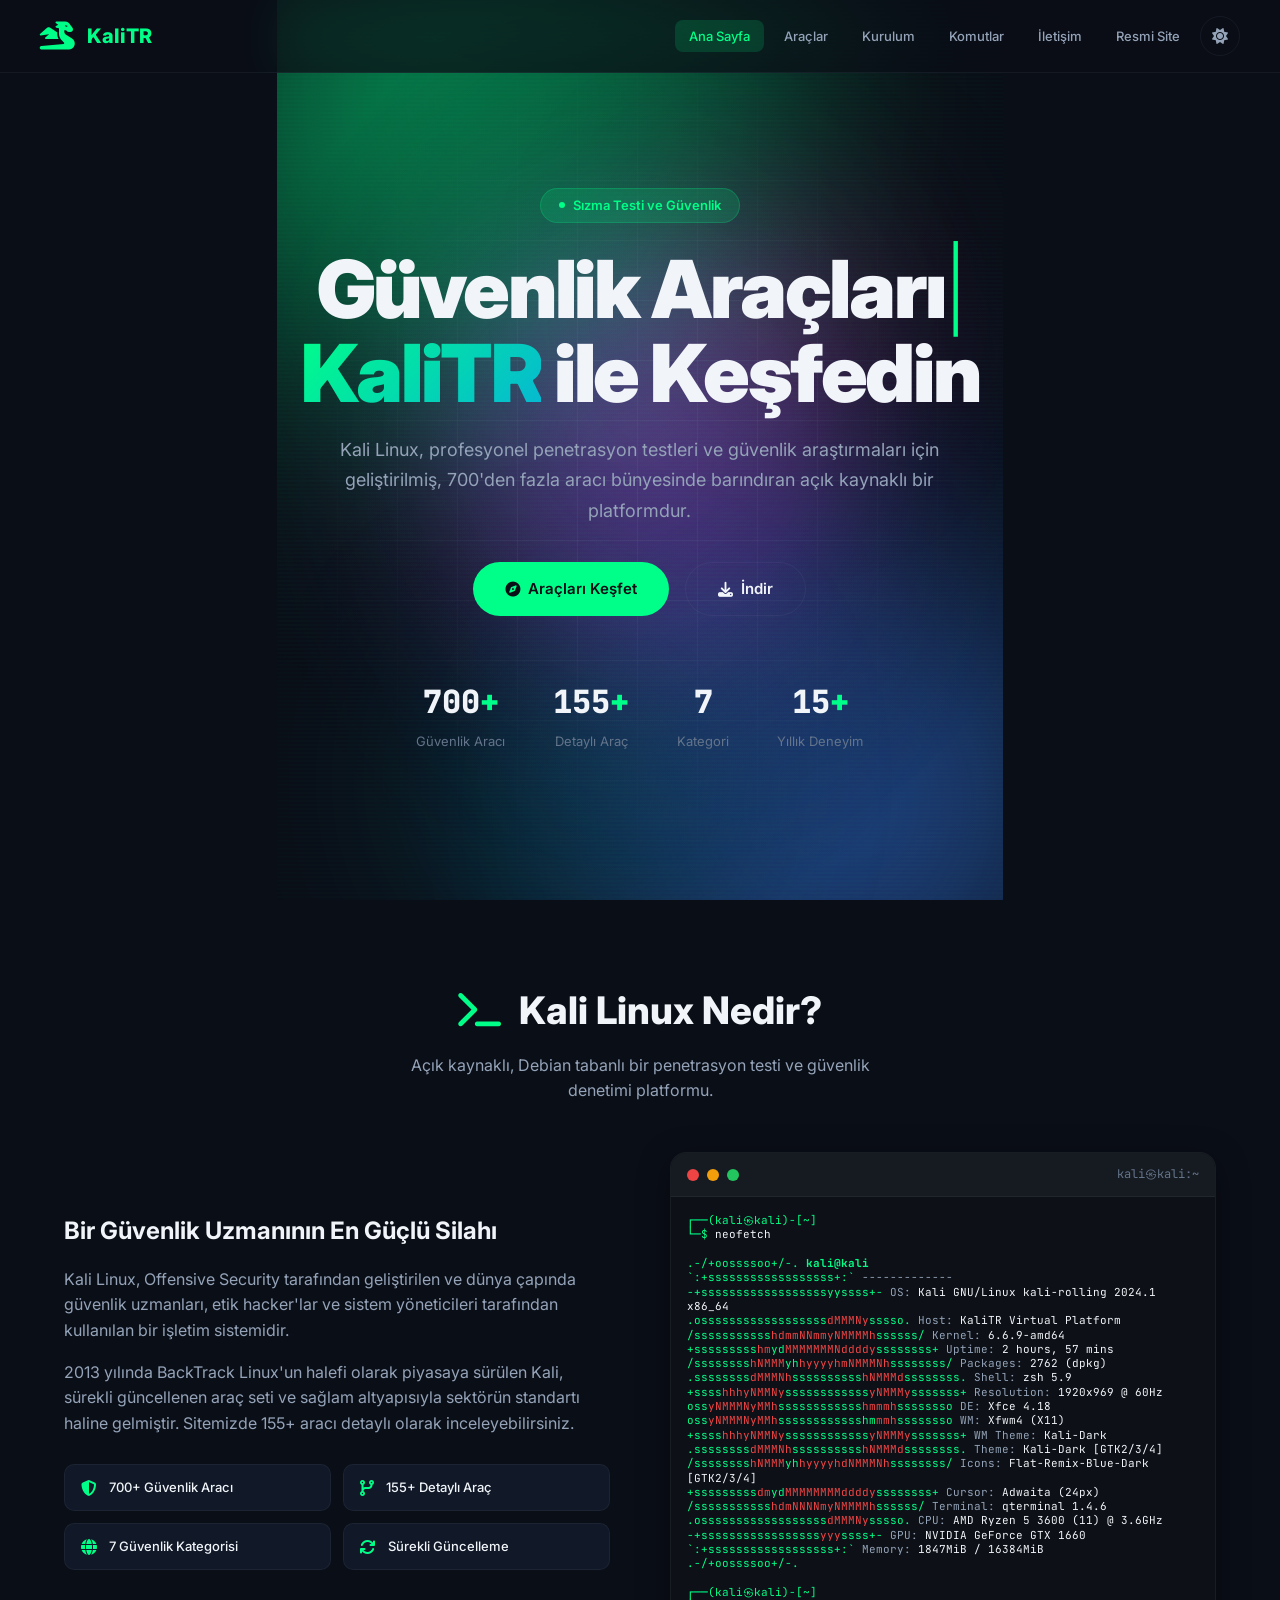
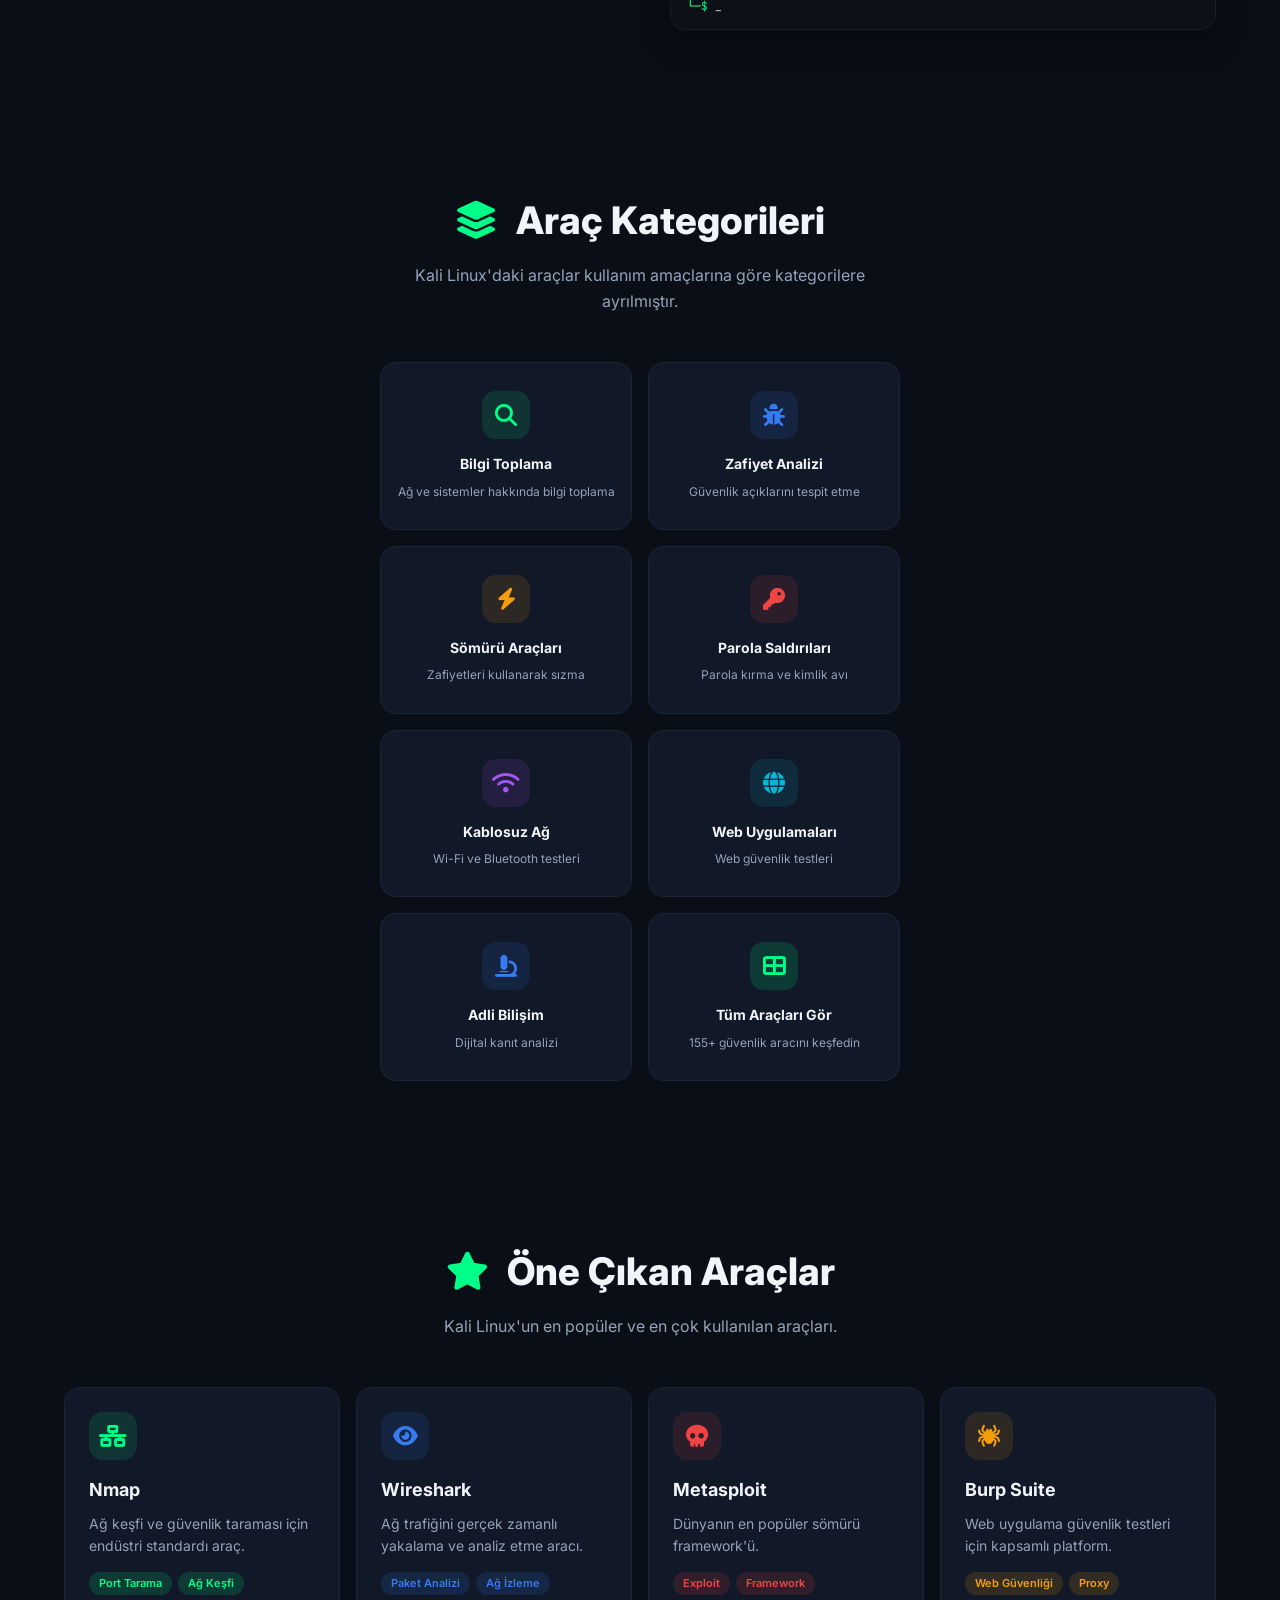
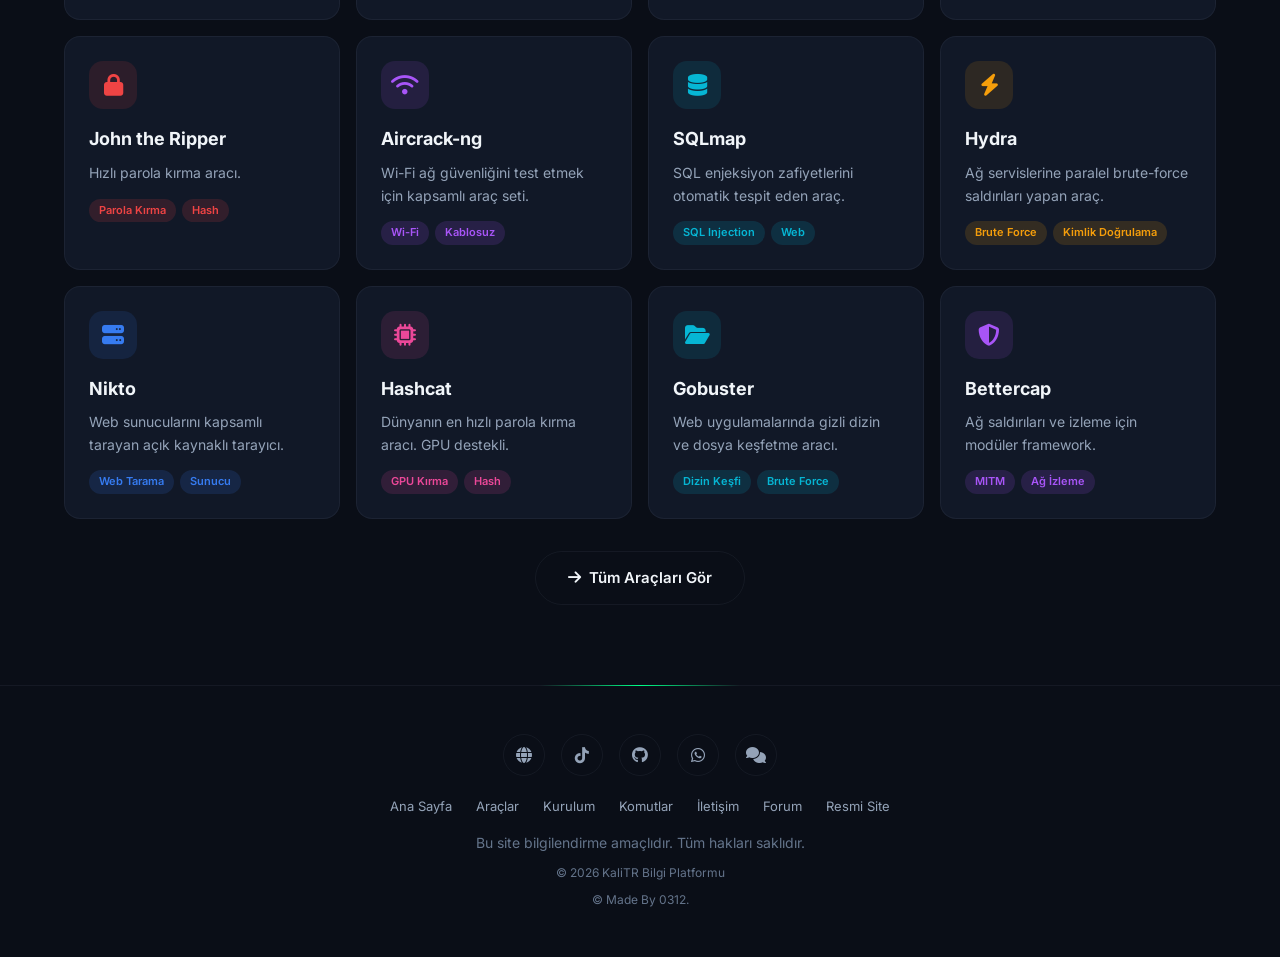
<file: index.html>
<!DOCTYPE html>
<html lang="tr">
<head>
  <meta charset="UTF-8" />
  <meta name="viewport" content="width=device-width, initial-scale=1.0" />
  <title>KaliTR - Penetrasyon Testi Platformu</title>
  <link rel="preconnect" href="https://fonts.googleapis.com" />
  <link href="https://fonts.googleapis.com/css2?family=Inter:wght@300;400;500;600;700;800;900&family=JetBrains+Mono:wght@400;500;700&display=swap" rel="stylesheet" />
  <link rel="stylesheet" href="https://cdnjs.cloudflare.com/ajax/libs/font-awesome/6.5.0/css/all.min.css" />
  <link rel="stylesheet" href="css/style.css" />
  <style>
    .hero {
      min-height: 100vh;
      display: flex;
      flex-direction: column;
      align-items: center;
      justify-content: center;
      text-align: center;
      padding: 120px 24px 80px;
      position: relative;
      overflow: hidden;
    }

    .hero-bg {
      position: absolute;
      inset: 0;
      z-index: 0;
      overflow: hidden;
    }

    .hero-bg::after {
      content: '';
      position: absolute;
      inset: 0;
      background:
        radial-gradient(circle at 20% 30%, rgba(0, 255, 136, 0.06) 0%, transparent 50%),
        radial-gradient(circle at 80% 70%, rgba(54, 123, 240, 0.06) 0%, transparent 50%),
        radial-gradient(circle at 50% 50%, rgba(168, 85, 247, 0.05) 0%, transparent 50%);
      z-index: 1;
      pointer-events: none;
    }

    .hero-bg .gradient-orb {
      position: absolute;
      border-radius: 50%;
      filter: blur(100px);
      opacity: 0.55;
      animation: float 7s ease-in-out infinite;
      will-change: transform;
    }

    .hero-bg .gradient-orb:nth-child(1) {
      width: min(650px, 85vw); height: min(650px, 85vw);
      background: radial-gradient(circle, var(--primary), rgba(0, 255, 136, 0.2));
      top: -25%; left: -15%;
      animation-delay: 0s;
    }
    .hero-bg .gradient-orb:nth-child(2) {
      width: min(550px, 75vw); height: min(550px, 75vw);
      background: radial-gradient(circle, var(--accent), rgba(54, 123, 240, 0.2));
      bottom: -20%; right: -15%;
      animation-delay: -2.5s;
    }
    .hero-bg .gradient-orb:nth-child(3) {
      width: min(450px, 65vw); height: min(450px, 65vw);
      background: radial-gradient(circle, var(--purple), rgba(168, 85, 247, 0.2));
      top: 50%; left: 50%;
      transform: translate(-50%, -50%);
      animation-delay: -5s;
    }
    .hero-bg .gradient-orb:nth-child(4) {
      width: min(300px, 40vw); height: min(300px, 40vw);
      background: radial-gradient(circle, var(--cyan), rgba(6, 182, 212, 0.15));
      top: 70%; left: 20%;
      animation-delay: -1.5s;
      opacity: 0.35;
    }
    .hero-bg .gradient-orb:nth-child(5) {
      width: min(250px, 35vw); height: min(250px, 35vw);
      background: radial-gradient(circle, var(--pink), rgba(236, 72, 153, 0.15));
      top: 20%; right: 15%;
      animation-delay: -4s;
      opacity: 0.3;
    }

    /* ─── PARTICLE SYSTEM ─── */
    .particles {
      position: absolute;
      inset: 0;
      z-index: 2;
      pointer-events: none;
      overflow: hidden;
    }

    .particle {
      position: absolute;
      width: 4px;
      height: 4px;
      border-radius: 50%;
      background: var(--primary);
      opacity: 0;
      animation: particleFloat linear infinite;
    }

    .particle:nth-child(1) { left: 10%; width: 3px; height: 3px; animation-duration: 12s; animation-delay: 0s; background: var(--primary); }
    .particle:nth-child(2) { left: 25%; width: 5px; height: 5px; animation-duration: 15s; animation-delay: 1s; background: var(--accent); }
    .particle:nth-child(3) { left: 40%; width: 2px; height: 2px; animation-duration: 10s; animation-delay: 2s; background: var(--purple); }
    .particle:nth-child(4) { left: 55%; width: 4px; height: 4px; animation-duration: 18s; animation-delay: 0.5s; background: var(--cyan); }
    .particle:nth-child(5) { left: 70%; width: 3px; height: 3px; animation-duration: 13s; animation-delay: 3s; background: var(--pink); }
    .particle:nth-child(6) { left: 85%; width: 5px; height: 5px; animation-duration: 16s; animation-delay: 1.5s; background: var(--primary); }
    .particle:nth-child(7) { left: 50%; width: 2px; height: 2px; animation-duration: 11s; animation-delay: 4s; background: var(--accent); }
    .particle:nth-child(8) { left: 15%; width: 4px; height: 4px; animation-duration: 14s; animation-delay: 2.5s; background: var(--purple); }
    .particle:nth-child(9) { left: 65%; width: 3px; height: 3px; animation-duration: 17s; animation-delay: 0.8s; background: var(--cyan); }
    .particle:nth-child(10) { left: 35%; width: 5px; height: 5px; animation-duration: 12s; animation-delay: 3.5s; background: var(--pink); }
    .particle:nth-child(11) { left: 90%; width: 2px; height: 2px; animation-duration: 19s; animation-delay: 1.2s; background: var(--primary); }
    .particle:nth-child(12) { left: 5%; width: 4px; height: 4px; animation-duration: 14s; animation-delay: 4.5s; background: var(--accent); }
    .particle:nth-child(13) { left: 45%; width: 3px; height: 3px; animation-duration: 16s; animation-delay: 0.3s; background: var(--purple); }
    .particle:nth-child(14) { left: 75%; width: 5px; height: 5px; animation-duration: 11s; animation-delay: 2.8s; background: var(--cyan); }
    .particle:nth-child(15) { left: 20%; width: 2px; height: 2px; animation-duration: 15s; animation-delay: 5s; background: var(--pink); }
    .particle:nth-child(16) { left: 60%; width: 4px; height: 4px; animation-duration: 13s; animation-delay: 1.8s; background: var(--primary); }
    .particle:nth-child(17) { left: 30%; width: 3px; height: 3px; animation-duration: 18s; animation-delay: 3.2s; background: var(--accent); }
    .particle:nth-child(18) { left: 80%; width: 5px; height: 5px; animation-duration: 10s; animation-delay: 0.6s; background: var(--purple); }
    .particle:nth-child(19) { left: 95%; width: 2px; height: 2px; animation-duration: 17s; animation-delay: 4.2s; background: var(--cyan); }
    .particle:nth-child(20) { left: 42%; width: 3px; height: 3px; animation-duration: 14s; animation-delay: 2.2s; background: var(--pink); }
    .particle:nth-child(21) { left: 12%; width: 5px; height: 5px; animation-duration: 12s; animation-delay: 5.5s; background: var(--primary); }
    .particle:nth-child(22) { left: 72%; width: 2px; height: 2px; animation-duration: 19s; animation-delay: 0.9s; background: var(--accent); }
    .particle:nth-child(23) { left: 48%; width: 4px; height: 4px; animation-duration: 15s; animation-delay: 3.8s; background: var(--purple); }
    .particle:nth-child(24) { left: 88%; width: 3px; height: 3px; animation-duration: 11s; animation-delay: 1.6s; background: var(--cyan); }
    .particle:nth-child(25) { left: 8%; width: 5px; height: 5px; animation-duration: 16s; animation-delay: 4.8s; background: var(--pink); }

    @keyframes particleFloat {
      0% { transform: translateY(100vh) scale(0); opacity: 0; }
      10% { opacity: 0.8; }
      90% { opacity: 0.6; }
      100% { transform: translateY(-10vh) scale(1); opacity: 0; }
    }

    /* ─── SCAN LINE OVERLAY ─── */
    .scan-lines {
      position: absolute;
      inset: 0;
      z-index: 3;
      pointer-events: none;
      background: repeating-linear-gradient(
        0deg,
        transparent,
        transparent 2px,
        rgba(0, 255, 136, 0.015) 2px,
        rgba(0, 255, 136, 0.015) 4px
      );
      animation: scanMove 8s linear infinite;
    }

    @keyframes scanMove {
      0% { background-position: 0 0; }
      100% { background-position: 0 100px; }
    }

    /* ─── GLOWING RING ─── */
    .hero-ring {
      position: absolute;
      border-radius: 50%;
      border: 1px solid rgba(0, 255, 136, 0.06);
      z-index: 1;
      pointer-events: none;
      animation: ringPulse 4s ease-in-out infinite;
    }

    .hero-ring:nth-of-type(1) {
      width: min(500px, 70vw);
      height: min(500px, 70vw);
      top: 50%; left: 50%;
      transform: translate(-50%, -50%);
      animation-delay: 0s;
    }

    .hero-ring:nth-of-type(2) {
      width: min(700px, 90vw);
      height: min(700px, 90vw);
      top: 50%; left: 50%;
      transform: translate(-50%, -50%);
      animation-delay: -2s;
    }

    @keyframes ringPulse {
      0%, 100% { transform: translate(-50%, -50%) scale(1); opacity: 0.3; border-color: rgba(0, 255, 136, 0.06); }
      50% { transform: translate(-50%, -50%) scale(1.08); opacity: 0.6; border-color: rgba(0, 255, 136, 0.12); }
    }

    .hero-grid {
      position: absolute;
      inset: 0;
      background-image:
        linear-gradient(var(--border) 1px, transparent 1px),
        linear-gradient(90deg, var(--border) 1px, transparent 1px);
      background-size: 60px 60px;
      mask-image: radial-gradient(ellipse at center, black 25%, transparent 75%);
      -webkit-mask-image: radial-gradient(ellipse at center, black 25%, transparent 75%);
      z-index: 0;
    }

    .hero-grid::after {
      content: '';
      position: absolute;
      inset: 0;
      background: radial-gradient(circle at 50% 50%, transparent 30%, var(--bg) 100%);
    }

    @keyframes float {
      0%, 100% { transform: translateY(0px) scale(1); }
      33% { transform: translateY(-30px) scale(1.03); }
      66% { transform: translateY(15px) scale(0.97); }
    }

    .hero-content {
      position: relative;
      z-index: 10;
      max-width: 820px;
    }

    .hero-badge {
      display: inline-flex;
      align-items: center;
      gap: 8px;
      padding: 6px 18px;
      border-radius: 100px;
      background: var(--primary-dim);
      color: var(--primary);
      font-size: 13px;
      font-weight: 600;
      border: 1px solid rgba(0, 255, 136, 0.2);
      margin-bottom: 24px;
    }

    .hero-badge .dot {
      width: 6px; height: 6px;
      border-radius: 50%;
      background: var(--primary);
      animation: pulse-dot 2s ease-in-out infinite;
    }

    @keyframes pulse-dot {
      0%, 100% { opacity: 1; }
      50% { opacity: 0.3; }
    }

    .hero h1 {
      font-size: clamp(40px, 8vw, 80px);
      font-weight: 900;
      line-height: 1.05;
      margin-bottom: 20px;
      letter-spacing: -0.03em;
    }

    .hero h1 .highlight {
      background: linear-gradient(135deg, var(--primary), var(--cyan));
      -webkit-background-clip: text;
      -webkit-text-fill-color: transparent;
      background-clip: text;
    }

    .typing-cursor {
      color: var(--primary);
      animation: blink 0.7s step-end infinite;
      font-weight: 300;
    }

    .hero p {
      font-size: 18px;
      color: var(--text-dim);
      max-width: 600px;
      margin: 0 auto 36px;
      line-height: 1.7;
    }

    .hero-buttons {
      display: flex;
      gap: 16px;
      justify-content: center;
      flex-wrap: wrap;
    }

    .hero-stats {
      display: flex;
      gap: 48px;
      margin-top: 60px;
      justify-content: center;
      flex-wrap: wrap;
    }

    .hero-stat { text-align: center; }

    .hero-stat .num {
      font-size: 32px;
      font-weight: 800;
      color: var(--text);
      font-family: 'JetBrains Mono', monospace;
    }

    .hero-stat .num span { color: var(--primary); }

    .hero-stat .label {
      font-size: 13px;
      color: var(--text-muted);
      margin-top: 4px;
    }

    .about-grid {
      display: grid;
      grid-template-columns: 1fr 1fr;
      gap: 60px;
      align-items: center;
    }

    .about-content h3 {
      font-size: 24px;
      margin-bottom: 16px;
    }

    .about-content p {
      color: var(--text-dim);
      margin-bottom: 16px;
    }

    .about-features {
      display: grid;
      grid-template-columns: 1fr 1fr;
      gap: 12px;
      margin-top: 28px;
    }

    .about-feature {
      display: flex;
      align-items: center;
      gap: 12px;
      padding: 12px 16px;
      background: var(--bg-card);
      border-radius: var(--radius-sm);
      border: 1px solid var(--border);
    }

    .about-feature i { color: var(--primary); font-size: 16px; }
    .about-feature span { font-size: 13px; font-weight: 500; }

    .terminal-window {
      background: #0d1117;
      border-radius: var(--radius);
      border: 1px solid var(--border);
      overflow: hidden;
      box-shadow: var(--shadow);
    }

    .terminal-header {
      display: flex;
      align-items: center;
      gap: 8px;
      padding: 12px 16px;
      background: #161b22;
      border-bottom: 1px solid var(--border);
    }

    .terminal-dot {
      width: 12px; height: 12px;
      border-radius: 50%;
    }
    .terminal-dot:nth-child(1) { background: #ef4444; }
    .terminal-dot:nth-child(2) { background: #f59e0b; }
    .terminal-dot:nth-child(3) { background: #22c55e; }

    .terminal-title {
      margin-left: auto;
      font-size: 12px;
      color: var(--text-muted);
      font-family: 'JetBrains Mono', monospace;
    }

    .terminal-body {
      padding: 20px;
      font-family: 'JetBrains Mono', monospace;
      font-size: 13px;
      line-height: 1.8;
    }

    .terminal-body .line {
      opacity: 0;
      animation: typeLine 0.5s ease forwards;
    }

    .terminal-body .prompt { color: var(--primary); }
    .terminal-body .cmd { color: var(--text); }
    .terminal-body .output { color: var(--text-dim); }
    .terminal-body .output-green { color: var(--primary); }

    .terminal-body .blink {
      animation: blink 1s step-end infinite;
    }

    @keyframes blink { 50% { opacity: 0; } }

    .categories-grid {
      display: grid;
      grid-template-columns: repeat(auto-fill, minmax(180px, 1fr));
      gap: 16px;
    }

    .category-card {
      text-align: center;
      padding: 28px 16px;
      background: var(--bg-card);
      border-radius: var(--radius);
      border: 1px solid var(--border);
      transition: 0.3s;
      text-decoration: none;
      color: var(--text);
      cursor: pointer;
    }

    .category-card:hover {
      transform: translateY(-4px);
      border-color: var(--primary);
      background: var(--bg-card-hover);
    }

    .category-card .icon {
      width: 48px; height: 48px;
      border-radius: 14px;
      display: flex;
      align-items: center;
      justify-content: center;
      font-size: 22px;
      margin: 0 auto 14px;
    }

    .category-card h3 {
      font-size: 14px;
      font-weight: 700;
      margin-bottom: 6px;
    }

    .category-card p {
      font-size: 12px;
      color: var(--text-dim);
    }

    .featured-tools {
      display: grid;
      grid-template-columns: repeat(4, 1fr);
      gap: 16px;
    }

    @media (max-width: 1100px) {
      .featured-tools { grid-template-columns: repeat(3, 1fr); }
    }

    @media (max-width: 900px) {
      .featured-tools { grid-template-columns: repeat(2, 1fr); }
    }

    @media (max-width: 768px) {
      .about-grid { grid-template-columns: 1fr; gap: 40px; }
      .about-features { grid-template-columns: 1fr; }
      .categories-grid { grid-template-columns: 1fr 1fr; }
      .featured-tools { grid-template-columns: 1fr; }
      .hero-stats { gap: 24px; }
      .terminal-body { font-size: 11px; padding: 14px; }
    }

    @media (max-width: 480px) {
      .categories-grid { grid-template-columns: 1fr; }
    }
  </style>
</head>
<body>
  <nav id="navbar">
    <a href="index.html" class="nav-logo">
      <i class="fas fa-dragon"></i> <span>KaliTR</span>
    </a>
    <button class="nav-toggle" id="navToggle" aria-label="Menü">
      <i class="fas fa-bars"></i>
    </button>
    <ul class="nav-links">
      <li><a href="index.html" class="active">Ana Sayfa</a></li>
      <li><a href="pages/tools.html">Araçlar</a></li>
      <li><a href="pages/installation.html">Kurulum</a></li>
      <li><a href="pages/commands.html">Komutlar</a></li>
      <li><a href="pages/contact.html">İletişim</a></li>
      <li><a href="https://www.kali.org" target="_blank">Resmi Site</a></li>
      <li><button id="themeToggle" class="theme-toggle" aria-label="Tema Değiştir"><i class="fas fa-sun"></i></button></li>
    </ul>
  </nav>

  <section class="hero">
    <div class="hero-bg">
      <div class="gradient-orb"></div>
      <div class="gradient-orb"></div>
      <div class="gradient-orb"></div>
      <div class="gradient-orb"></div>
      <div class="gradient-orb"></div>
      <div class="hero-ring"></div>
      <div class="hero-ring"></div>
      <div class="hero-grid"></div>
      <div class="particles">
        <div class="particle"></div><div class="particle"></div><div class="particle"></div>
        <div class="particle"></div><div class="particle"></div><div class="particle"></div>
        <div class="particle"></div><div class="particle"></div><div class="particle"></div>
        <div class="particle"></div><div class="particle"></div><div class="particle"></div>
        <div class="particle"></div><div class="particle"></div><div class="particle"></div>
        <div class="particle"></div><div class="particle"></div><div class="particle"></div>
        <div class="particle"></div><div class="particle"></div><div class="particle"></div>
        <div class="particle"></div><div class="particle"></div><div class="particle"></div>
        <div class="particle"></div><div class="particle"></div>
      </div>
      <div class="scan-lines"></div>
    </div>
    <div class="hero-content">
      <div class="hero-badge">
        <span class="dot"></span> Sızma Testi ve Güvenlik
      </div>
      <h1>
        <span id="typingText"></span><span class="typing-cursor">|</span><br />
        <span class="highlight">KaliTR</span> ile Keşfedin
      </h1>
      <p>
        Kali Linux, profesyonel penetrasyon testleri ve güvenlik araştırmaları için
        geliştirilmiş, 700'den fazla aracı bünyesinde barındıran açık kaynaklı bir platformdur.
      </p>
      <div class="hero-buttons">
        <a href="pages/tools.html" class="btn btn-primary">
          <i class="fas fa-compass"></i> Araçları Keşfet
        </a>
        <a href="https://www.kali.org/downloads/" target="_blank" class="btn btn-outline">
          <i class="fas fa-download"></i> İndir
        </a>
      </div>
      <div class="hero-stats" id="heroStats">
        <div class="hero-stat">
          <div class="num" data-target="700">0<span>+</span></div>
          <div class="label">Güvenlik Aracı</div>
        </div>
        <div class="hero-stat">
          <div class="num" data-target="155">0<span>+</span></div>
          <div class="label">Detaylı Araç</div>
        </div>
        <div class="hero-stat">
          <div class="num" data-target="7">0</div>
          <div class="label">Kategori</div>
        </div>
        <div class="hero-stat">
          <div class="num" data-target="15">0<span>+</span></div>
          <div class="label">Yıllık Deneyim</div>
        </div>
      </div>
    </div>
  </section>

  <section id="about">
    <div class="section-header">
      <h2><i class="fas fa-terminal"></i> Kali Linux Nedir?</h2>
      <p>Açık kaynaklı, Debian tabanlı bir penetrasyon testi ve güvenlik denetimi platformu.</p>
    </div>
    <div class="about-grid">
      <div class="about-content">
        <h3>Bir Güvenlik Uzmanının En Güçlü Silahı</h3>
        <p>
          Kali Linux, Offensive Security tarafından geliştirilen ve dünya çapında
          güvenlik uzmanları, etik hacker'lar ve sistem yöneticileri tarafından
          kullanılan bir işletim sistemidir.
        </p>
        <p>
          2013 yılında BackTrack Linux'un halefi olarak piyasaya sürülen Kali,
          sürekli güncellenen araç seti ve sağlam altyapısıyla sektörün standartı
          haline gelmiştir. Sitemizde 155+ aracı detaylı olarak inceleyebilirsiniz.
        </p>
          <div class="about-features">
            <div class="about-feature"><i class="fas fa-shield-halved"></i><span>700+ Güvenlik Aracı</span></div>
            <div class="about-feature"><i class="fas fa-code-branch"></i><span>155+ Detaylı Araç</span></div>
            <div class="about-feature"><i class="fas fa-globe"></i><span>7 Güvenlik Kategorisi</span></div>
            <div class="about-feature"><i class="fas fa-sync"></i><span>Sürekli Güncelleme</span></div>
          </div>
      </div>
      <div class="about-visual">
        <div class="terminal-window">
          <div class="terminal-header">
            <span class="terminal-dot"></span>
            <span class="terminal-dot"></span>
            <span class="terminal-dot"></span>
            <span class="terminal-title">kali㉿kali:~</span>
          </div>
          <div class="terminal-body" style="font-size:11px;line-height:1.3;padding:16px">
            <div class="line"><span class="prompt">┌──(kali㉿kali)-[~]</span></div>
            <div class="line"><span class="prompt">└─$</span> <span class="cmd">neofetch</span></div>
            <div class="line">&nbsp;</div>
            <div class="line"><span class="output-green">            .-/+oossssoo+/-.               </span> <span class="output-green" style="font-weight:700">kali@kali</span></div>
            <div class="line"><span class="output-green">        `:+ssssssssssssssssss+:`           </span> <span class="output">-------------</span></div>
            <div class="line"><span class="output-green">      -+ssssssssssssssssssyyssss+-         </span> <span class="output">OS:</span> Kali GNU/Linux kali-rolling 2024.1 x86_64</div>
            <div class="line"><span class="output-green">    .ossssssssssssssssss</span><span class="output" style="color:#ef4444">dMMMNy</span><span class="output-green">sssso.       </span> <span class="output">Host:</span> KaliTR Virtual Platform</div>
            <div class="line"><span class="output-green">   /sssssssssss</span><span class="output" style="color:#ef4444">hdmmNNmmyNMMMMh</span><span class="output-green">ssssss/      </span> <span class="output">Kernel:</span> 6.6.9-amd64</div>
            <div class="line"><span class="output-green">  +sssssssss</span><span class="output" style="color:#ef4444">hm</span><span class="output-green">yd</span><span class="output" style="color:#ef4444">MMMMMMMNddddy</span><span class="output-green">ssssssss+     </span> <span class="output">Uptime:</span> 2 hours, 57 mins</div>
            <div class="line"><span class="output-green"> /ssssssss</span><span class="output" style="color:#ef4444">hNMMM</span><span class="output-green">yh</span><span class="output" style="color:#ef4444">hyyyyhmNMMMNh</span><span class="output-green">ssssssss/    </span> <span class="output">Packages:</span> 2762 (dpkg)</div>
            <div class="line"><span class="output-green">.ssssssss</span><span class="output" style="color:#ef4444">dMMMNh</span><span class="output-green">ssssssssss</span><span class="output" style="color:#ef4444">hNMMMd</span><span class="output-green">ssssssss.   </span> <span class="output">Shell:</span> zsh 5.9</div>
            <div class="line"><span class="output-green">+ssss</span><span class="output" style="color:#ef4444">hhhyNMMNy</span><span class="output-green">ssssssssssss</span><span class="output" style="color:#ef4444">yNMMMy</span><span class="output-green">sssssss+  </span> <span class="output">Resolution:</span> 1920x969 @ 60Hz</div>
            <div class="line"><span class="output-green">oss</span><span class="output" style="color:#ef4444">yNMMMNyMMh</span><span class="output-green">ssssssssssss</span><span class="output" style="color:#ef4444">hmmmh</span><span class="output-green">ssssssso  </span> <span class="output">DE:</span> Xfce 4.18</div>
            <div class="line"><span class="output-green">oss</span><span class="output" style="color:#ef4444">yNMMMNyMMh</span><span class="output-green">sssssssssssshm</span><span class="output" style="color:#ef4444">mmh</span><span class="output-green">ssssssso  </span> <span class="output">WM:</span> Xfwm4 (X11)</div>
            <div class="line"><span class="output-green">+ssss</span><span class="output" style="color:#ef4444">hhhyNMMNy</span><span class="output-green">ssssssssssss</span><span class="output" style="color:#ef4444">yNMMMy</span><span class="output-green">sssssss+  </span> <span class="output">WM Theme:</span> Kali-Dark</div>
            <div class="line"><span class="output-green">.ssssssss</span><span class="output" style="color:#ef4444">dMMMNh</span><span class="output-green">ssssssssss</span><span class="output" style="color:#ef4444">hNMMMd</span><span class="output-green">ssssssss.   </span> <span class="output">Theme:</span> Kali-Dark [GTK2/3/4]</div>
            <div class="line"><span class="output-green"> /ssssssss</span><span class="output" style="color:#ef4444">hNMMM</span><span class="output-green">yh</span><span class="output" style="color:#ef4444">hyyyyhdNMMMNh</span><span class="output-green">ssssssss/    </span> <span class="output">Icons:</span> Flat-Remix-Blue-Dark [GTK2/3/4]</div>
            <div class="line"><span class="output-green">  +sssssssss</span><span class="output" style="color:#ef4444">dm</span><span class="output-green">yd</span><span class="output" style="color:#ef4444">MMMMMMMMddddy</span><span class="output-green">ssssssss+     </span> <span class="output">Cursor:</span> Adwaita (24px)</div>
            <div class="line"><span class="output-green">   /sssssssssss</span><span class="output" style="color:#ef4444">hdmNNNNmyNMMMMh</span><span class="output-green">ssssss/      </span> <span class="output">Terminal:</span> qterminal 1.4.6</div>
            <div class="line"><span class="output-green">    .ossssssssssssssssss</span><span class="output" style="color:#ef4444">dMMMNy</span><span class="output-green">sssso.       </span> <span class="output">CPU:</span> AMD Ryzen 5 3600 (11) @ 3.6GHz</div>
            <div class="line"><span class="output-green">      -+sssssssssssssssss</span><span class="output" style="color:#ef4444">yyy</span><span class="output-green">ssss+-        </span> <span class="output">GPU:</span> NVIDIA GeForce GTX 1660</div>
            <div class="line"><span class="output-green">        `:+ssssssssssssssssss+:`           </span> <span class="output">Memory:</span> 1847MiB / 16384MiB</div>
            <div class="line"><span class="output-green">            .-/+oossssoo+/-.               </span></div>
            <div class="line">&nbsp;</div>
            <div class="line"><span class="prompt">┌──(kali㉿kali)-[~]</span></div>
            <div class="line"><span class="prompt">└─$</span> <span class="blink">_</span></div>
          </div>
        </div>
      </div>
    </div>
  </section>

  <section id="categories">
    <div class="section-header">
      <h2><i class="fas fa-layer-group"></i> Araç Kategorileri</h2>
      <p>Kali Linux'daki araçlar kullanım amaçlarına göre kategorilere ayrılmıştır.</p>
    </div>
    <div class="categories-grid">
      <a href="pages/tools.html?cat=bilgi" class="category-card">
        <div class="icon" style="background:rgba(0,255,136,0.12);color:var(--primary)">
          <i class="fas fa-search"></i>
        </div>
        <h3>Bilgi Toplama</h3>
        <p>Ağ ve sistemler hakkında bilgi toplama</p>
      </a>
      <a href="pages/tools.html?cat=vulnerability" class="category-card">
        <div class="icon" style="background:rgba(54,123,240,0.12);color:var(--accent)">
          <i class="fas fa-bug"></i>
        </div>
        <h3>Zafiyet Analizi</h3>
        <p>Güvenlik açıklarını tespit etme</p>
      </a>
      <a href="pages/tools.html?cat=exploit" class="category-card">
        <div class="icon" style="background:rgba(245,158,11,0.12);color:var(--orange)">
          <i class="fas fa-bolt"></i>
        </div>
        <h3>Sömürü Araçları</h3>
        <p>Zafiyetleri kullanarak sızma</p>
      </a>
      <a href="pages/tools.html?cat=password" class="category-card">
        <div class="icon" style="background:rgba(239,68,68,0.12);color:var(--red)">
          <i class="fas fa-key"></i>
        </div>
        <h3>Parola Saldırıları</h3>
        <p>Parola kırma ve kimlik avı</p>
      </a>
      <a href="pages/tools.html?cat=wireless" class="category-card">
        <div class="icon" style="background:rgba(168,85,247,0.12);color:var(--purple)">
          <i class="fas fa-wifi"></i>
        </div>
        <h3>Kablosuz Ağ</h3>
        <p>Wi-Fi ve Bluetooth testleri</p>
      </a>
      <a href="pages/tools.html?cat=web" class="category-card">
        <div class="icon" style="background:rgba(6,182,212,0.12);color:var(--cyan)">
          <i class="fas fa-globe"></i>
        </div>
        <h3>Web Uygulamaları</h3>
        <p>Web güvenlik testleri</p>
      </a>
      <a href="pages/tools.html?cat=forensic" class="category-card">
        <div class="icon" style="background:rgba(54,123,240,0.12);color:var(--accent)">
          <i class="fas fa-microscope"></i>
        </div>
        <h3>Adli Bilişim</h3>
        <p>Dijital kanıt analizi</p>
      </a>
      <a href="pages/tools.html" class="category-card">
        <div class="icon" style="background:var(--primary-dim);color:var(--primary)">
          <i class="fas fa-th-large"></i>
        </div>
        <h3>Tüm Araçları Gör</h3>
        <p>155+ güvenlik aracını keşfedin</p>
      </a>
    </div>
  </section>

  <section>
    <div class="section-header">
      <h2><i class="fas fa-star"></i> Öne Çıkan Araçlar</h2>
      <p>Kali Linux'un en popüler ve en çok kullanılan araçları.</p>
    </div>
    <div class="featured-tools" id="featuredTools"></div>
    <div style="text-align:center;margin-top:32px">
      <a href="pages/tools.html" class="btn btn-outline">
        <i class="fas fa-arrow-right"></i> Tüm Araçları Gör
      </a>
    </div>
  </section>

  <footer>
    <div class="footer-socials">
      <a href="https://www.kali.org" target="_blank" aria-label="Website"><i class="fas fa-globe"></i></a>
      <a href="https://www.tiktok.com/@atlas.0312" target="_blank" aria-label="TikTok"><i class="fab fa-tiktok"></i></a>
      <a href="https://github.com/em1rhan-0312" target="_blank" aria-label="GitHub"><i class="fab fa-github"></i></a>
      <a href="https://whatsapp.com/channel/0029Vb7aKWbL2ATxiYt8e52f" target="_blank" aria-label="WhatsApp"><i class="fab fa-whatsapp"></i></a>
      <a href="https://kalitr.boards.net/" target="_blank" aria-label="Forum"><i class="fas fa-comments"></i></a>
    </div>
    <div class="footer-links">
      <a href="index.html">Ana Sayfa</a>
      <a href="pages/tools.html">Araçlar</a>
      <a href="pages/installation.html">Kurulum</a>
      <a href="pages/commands.html">Komutlar</a>
      <a href="pages/contact.html">İletişim</a>
      <a href="https://kalitr.boards.net/" target="_blank">Forum</a>
      <a href="https://www.kali.org" target="_blank">Resmi Site</a>
    </div>
    <p>Bu site bilgilendirme amaçlıdır. Tüm hakları saklıdır.</p>
    <p style="margin-top:8px;font-size:12px">&copy; 2026 KaliTR Bilgi Platformu</p>
    <p style="margin-top:8px;font-size:12px">&copy; Made By 0312.</p>
  </footer>

  <script src="js/main.js"></script>
  <script>
    document.addEventListener('DOMContentLoaded', () => {
      // ─── TERMINAL ANIMATIONS ───
      const lines = document.querySelectorAll('.terminal-body .line');
      lines.forEach((line, i) => { line.style.animationDelay = `${i * 0.15}s`; });

      // ─── COUNTER ANIMATION ───
      const observer = new IntersectionObserver((entries) => {
        entries.forEach(entry => {
          if (entry.isIntersecting) {
            const nums = entry.target.querySelectorAll('[data-target]');
            nums.forEach(el => {
              const target = parseInt(el.dataset.target);
              const suffix = el.innerHTML.replace(/\d+/, '');
              let current = 0;
              const increment = Math.ceil(target / 60);
              const timer = setInterval(() => {
                current += increment;
                if (current >= target) { current = target; clearInterval(timer); }
                el.innerHTML = current + suffix;
              }, 25);
            });
            observer.unobserve(entry.target);
          }
        });
      }, { threshold: 0.5 });

      const heroStats = document.getElementById('heroStats');
      if (heroStats) observer.observe(heroStats);

      // ─── FEATURED TOOLS ───
      setToolsBasePath('pages/tool-detail.html');
      const featured = toolsData.slice(0, 12);
      renderTools(document.getElementById('featuredTools'), featured);

      // ─── TYPING EFFECT ───
      const typingEl = document.getElementById('typingText');
      if (typingEl) {
        const words = ['Güvenlik Araçları', 'Penetrasyon Testi', 'Ağ Keşfi', 'Zafiyet Analizi', 'OSINT Araçları'];
        let wordIdx = 0, charIdx = 0, isDeleting = false;
        function typeLoop() {
          const current = words[wordIdx];
          if (isDeleting) {
            typingEl.textContent = current.substring(0, charIdx - 1);
            charIdx--;
          } else {
            typingEl.textContent = current.substring(0, charIdx + 1);
            charIdx++;
          }
          let delay = isDeleting ? 40 : 80;
          if (!isDeleting && charIdx === current.length) { delay = 2000; isDeleting = true; }
          else if (isDeleting && charIdx === 0) { isDeleting = false; wordIdx = (wordIdx + 1) % words.length; delay = 500; }
          setTimeout(typeLoop, delay);
        }
        typeLoop();
      }
    });
  </script>
</body>
</html>
</file>
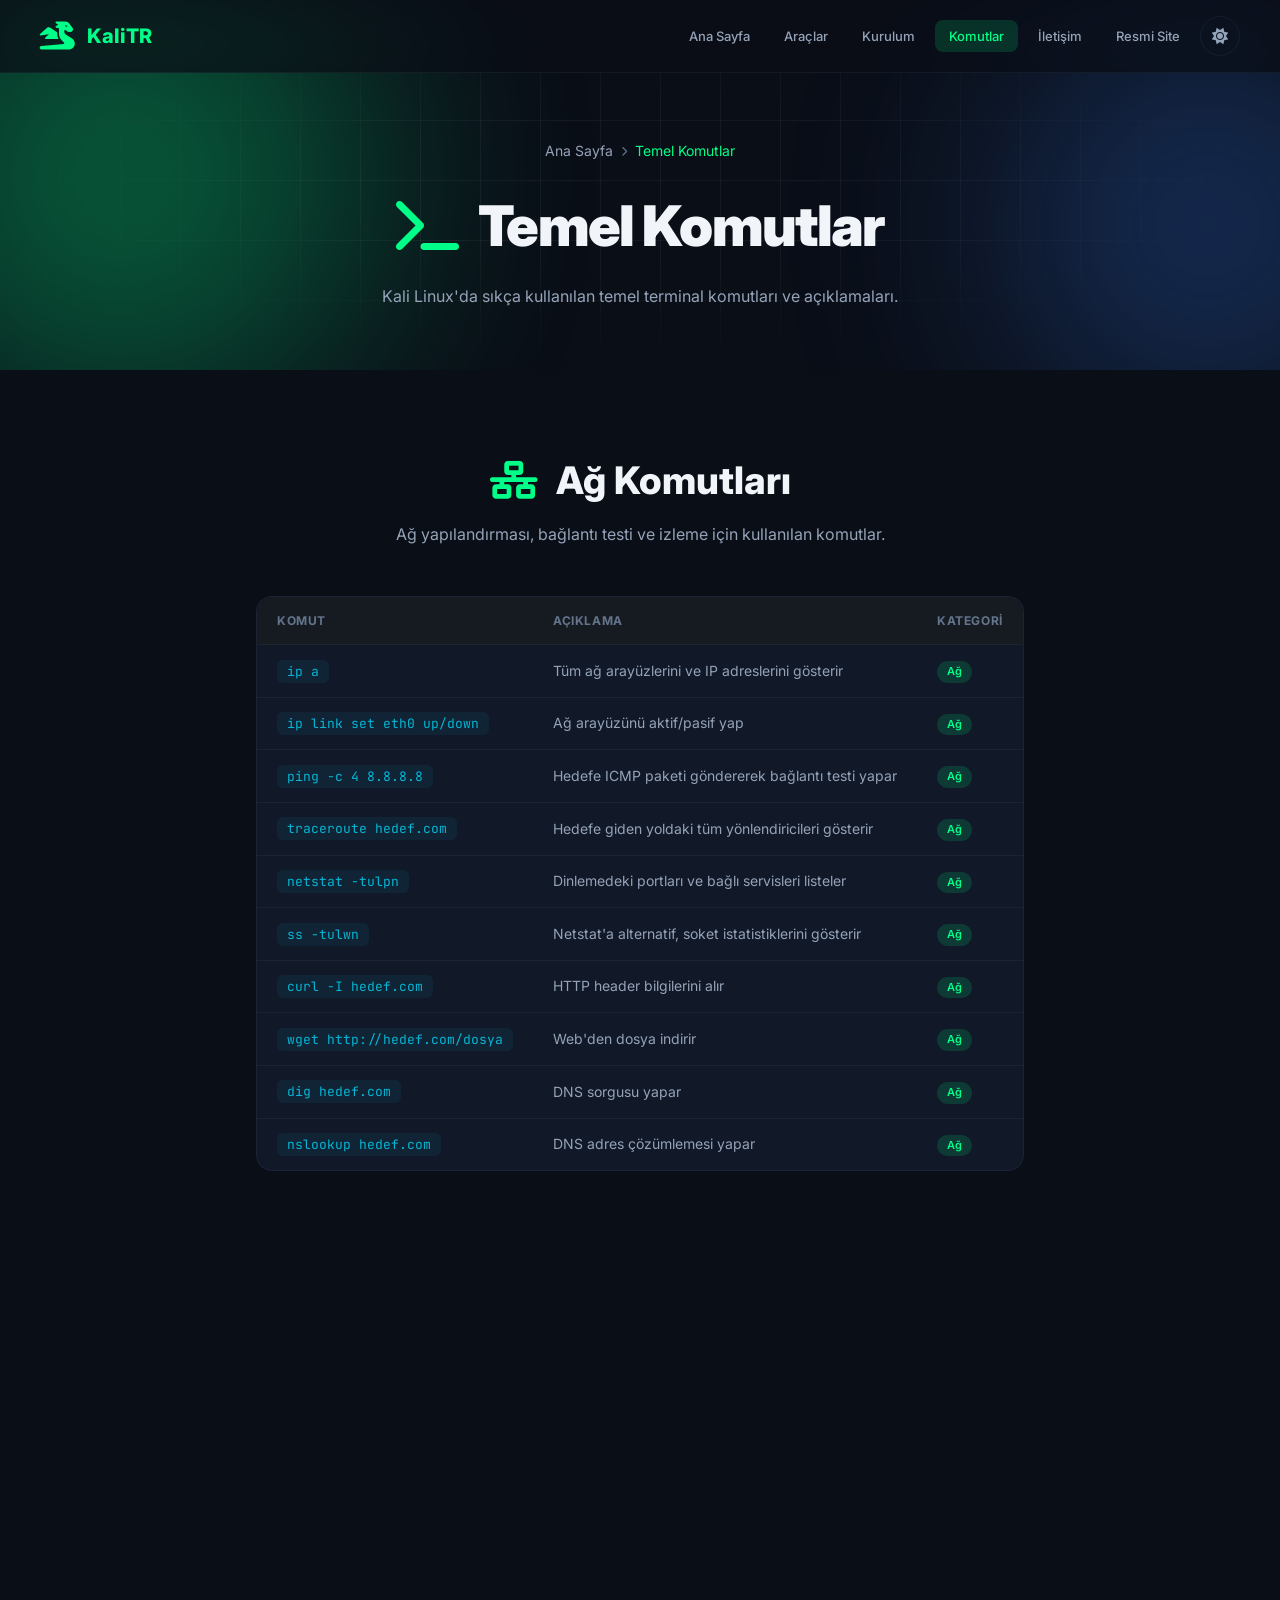
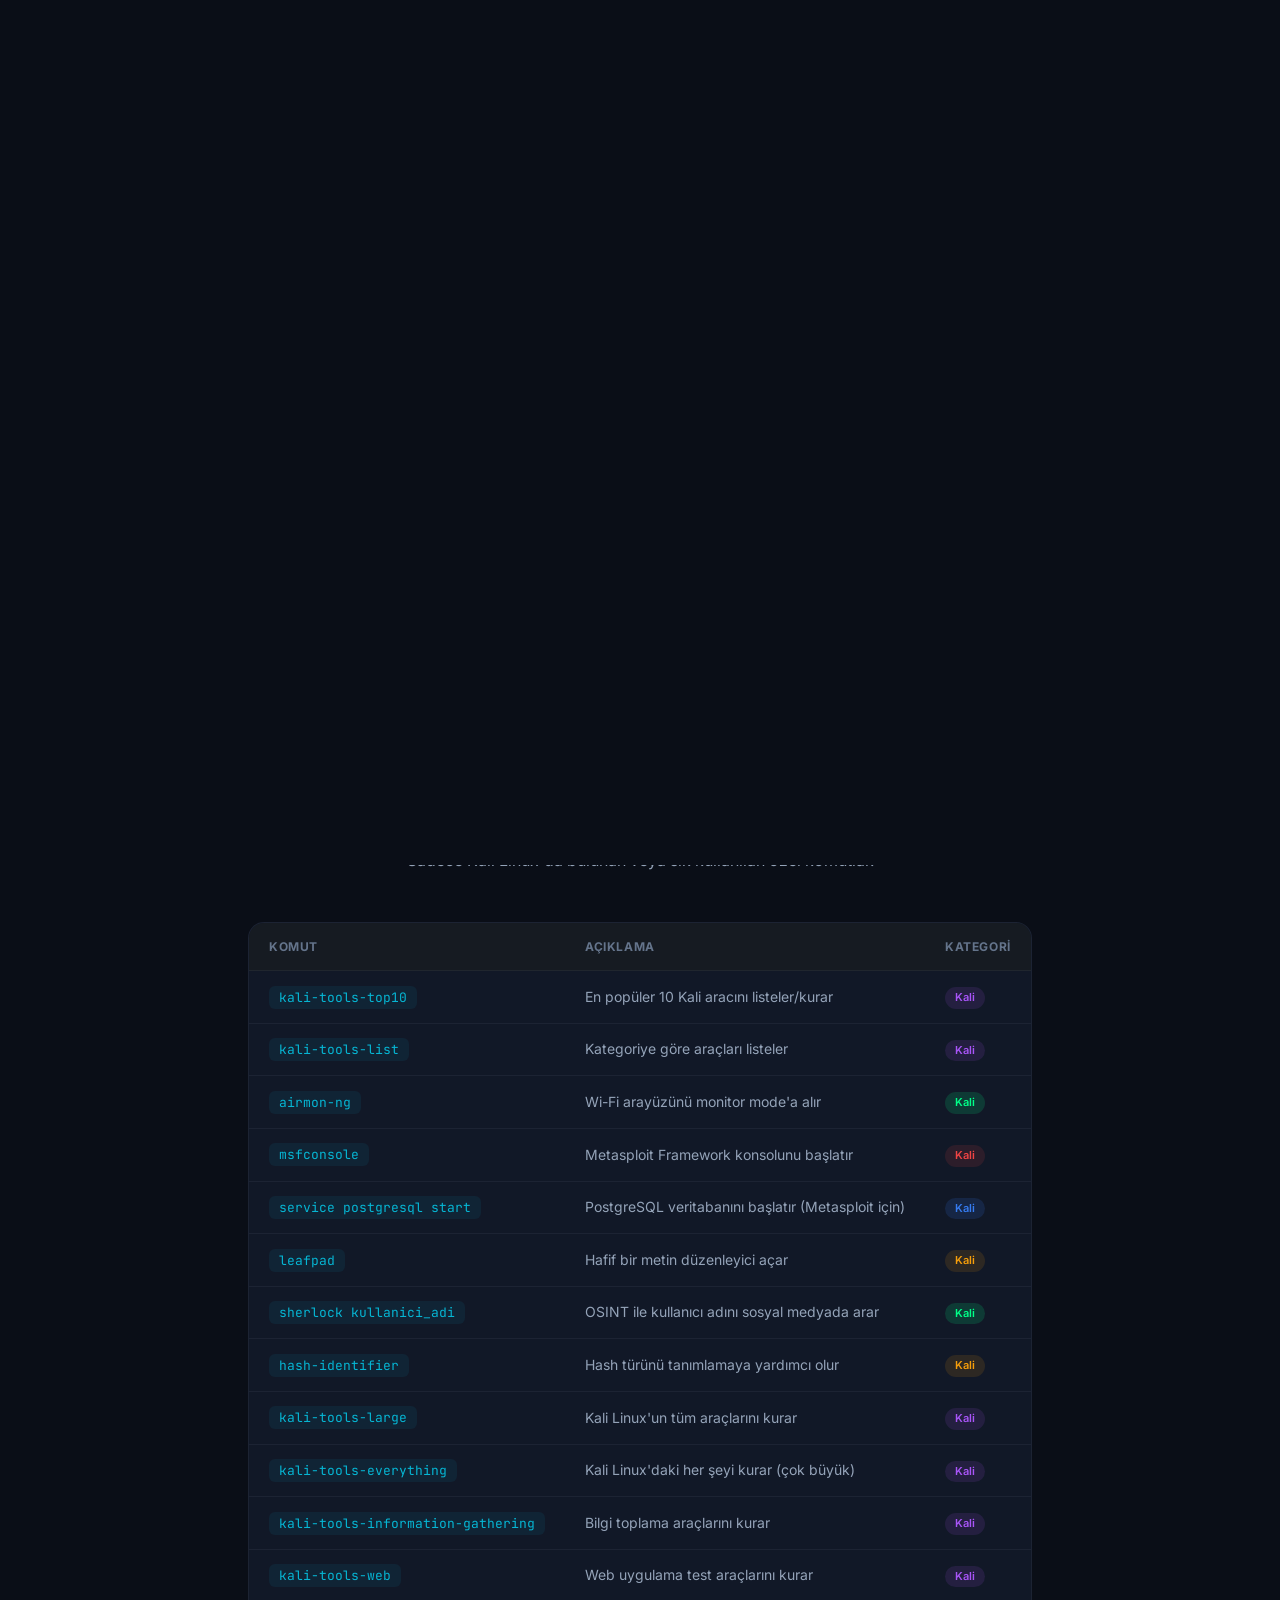
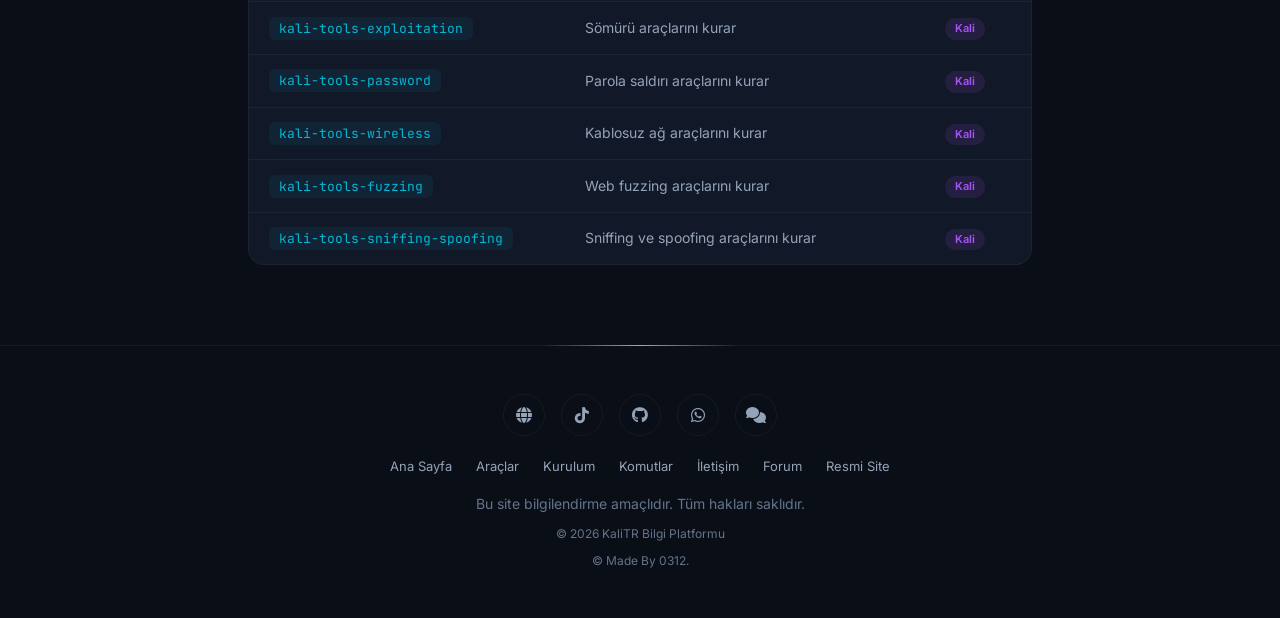
<file: pages/commands.html>
<!DOCTYPE html>
<html lang="tr">
<head>
  <meta charset="UTF-8" />
  <meta name="viewport" content="width=device-width, initial-scale=1.0" />
  <title>Temel Komutlar - KaliTR</title>
  <link rel="preconnect" href="https://fonts.googleapis.com" />
  <link href="https://fonts.googleapis.com/css2?family=Inter:wght@300;400;500;600;700;800;900&family=JetBrains+Mono:wght@400;500;700&display=swap" rel="stylesheet" />
  <link rel="stylesheet" href="https://cdnjs.cloudflare.com/ajax/libs/font-awesome/6.5.0/css/all.min.css" />
  <link rel="stylesheet" href="../css/style.css" />
</head>
<body>
  <nav id="navbar">
    <a href="../index.html" class="nav-logo">
      <i class="fas fa-dragon"></i> <span>KaliTR</span>
    </a>
    <button class="nav-toggle" id="navToggle" aria-label="Menü">
      <i class="fas fa-bars"></i>
    </button>
    <ul class="nav-links">
      <li><a href="../index.html">Ana Sayfa</a></li>
      <li><a href="tools.html">Araçlar</a></li>
      <li><a href="installation.html">Kurulum</a></li>
      <li><a href="commands.html" class="active">Komutlar</a></li>
      <li><a href="contact.html">İletişim</a></li>
      <li><a href="https://www.kali.org" target="_blank">Resmi Site</a></li>
      <li><button id="themeToggle" class="theme-toggle" aria-label="Tema Değiştir"><i class="fas fa-sun"></i></button></li>
    </ul>
  </nav>

  <div class="page-header">
    <div class="page-header-bg">
      <div class="gradient-orb"></div>
      <div class="gradient-orb"></div>
      <div class="page-header-grid"></div>
    </div>
    <div class="page-header-content">
      <div class="breadcrumb">
        <a href="../index.html">Ana Sayfa</a>
        <i class="fas fa-chevron-right" style="font-size:10px"></i>
        <span>Temel Komutlar</span>
      </div>
      <h1><i class="fas fa-terminal"></i> Temel Komutlar</h1>
      <p>Kali Linux'da sıkça kullanılan temel terminal komutları ve açıklamaları.</p>
    </div>
  </div>

  <section>
    <div class="section-header">
      <h2><i class="fas fa-network-wired"></i> Ağ Komutları</h2>
      <p>Ağ yapılandırması, bağlantı testi ve izleme için kullanılan komutlar.</p>
    </div>
    <div class="commands-table-wrapper">
      <table class="commands-table">
        <thead>
          <tr>
            <th>Komut</th>
            <th>Açıklama</th>
            <th>Kategori</th>
          </tr>
        </thead>
        <tbody>
          <tr>
            <td><code>ip a</code></td>
            <td>Tüm ağ arayüzlerini ve IP adreslerini gösterir</td>
            <td><span class="cmd-tag network">Ağ</span></td>
          </tr>
          <tr>
            <td><code>ip link set eth0 up/down</code></td>
            <td>Ağ arayüzünü aktif/pasif yap</td>
            <td><span class="cmd-tag network">Ağ</span></td>
          </tr>
          <tr>
            <td><code>ping -c 4 8.8.8.8</code></td>
            <td>Hedefe ICMP paketi göndererek bağlantı testi yapar</td>
            <td><span class="cmd-tag network">Ağ</span></td>
          </tr>
          <tr>
            <td><code>traceroute hedef.com</code></td>
            <td>Hedefe giden yoldaki tüm yönlendiricileri gösterir</td>
            <td><span class="cmd-tag network">Ağ</span></td>
          </tr>
          <tr>
            <td><code>netstat -tulpn</code></td>
            <td>Dinlemedeki portları ve bağlı servisleri listeler</td>
            <td><span class="cmd-tag network">Ağ</span></td>
          </tr>
          <tr>
            <td><code>ss -tulwn</code></td>
            <td>Netstat'a alternatif, soket istatistiklerini gösterir</td>
            <td><span class="cmd-tag network">Ağ</span></td>
          </tr>
          <tr>
            <td><code>curl -I hedef.com</code></td>
            <td>HTTP header bilgilerini alır</td>
            <td><span class="cmd-tag network">Ağ</span></td>
          </tr>
          <tr>
            <td><code>wget http://hedef.com/dosya</code></td>
            <td>Web'den dosya indirir</td>
            <td><span class="cmd-tag network">Ağ</span></td>
          </tr>
          <tr>
            <td><code>dig hedef.com</code></td>
            <td>DNS sorgusu yapar</td>
            <td><span class="cmd-tag network">Ağ</span></td>
          </tr>
          <tr>
            <td><code>nslookup hedef.com</code></td>
            <td>DNS adres çözümlemesi yapar</td>
            <td><span class="cmd-tag network">Ağ</span></td>
          </tr>
        </tbody>
      </table>
    </div>
  </section>

  <section>
    <div class="section-header">
      <h2><i class="fas fa-cog"></i> Sistem Komutları</h2>
      <p>Sistem bilgisi, işlem yönetimi ve kaynak kullanımını gösteren komutlar.</p>
    </div>
    <div class="commands-table-wrapper">
      <table class="commands-table">
        <thead>
          <tr>
            <th>Komut</th>
            <th>Açıklama</th>
            <th>Kategori</th>
          </tr>
        </thead>
        <tbody>
          <tr>
            <td><code>uname -a</code></td>
            <td>Tüm sistem bilgilerini gösterir (kernel, mimari, OS)</td>
            <td><span class="cmd-tag system">Sistem</span></td>
          </tr>
          <tr>
            <td><code>cat /etc/os-release</code></td>
            <td>İşletim sistemi sürüm bilgisini gösterir</td>
            <td><span class="cmd-tag system">Sistem</span></td>
          </tr>
          <tr>
            <td><code>htop</code></td>
            <td>Gelişmiş işlem yöneticisi (etkileşimli)</td>
            <td><span class="cmd-tag process">İşlem</span></td>
          </tr>
          <tr>
            <td><code>ps aux</code></td>
            <td>Tüm çalışan işlemleri listeler</td>
            <td><span class="cmd-tag process">İşlem</span></td>
          </tr>
          <tr>
            <td><code>kill -9 PID</code></td>
            <td>Belirtilen PID'ye sahip işlemi zorla sonlandırır</td>
            <td><span class="cmd-tag process">İşlem</span></td>
          </tr>
          <tr>
            <td><code>free -h</code></td>
            <td>RAM kullanımını insan tarafından okunabilir formatta gösterir</td>
            <td><span class="cmd-tag system">Sistem</span></td>
          </tr>
          <tr>
            <td><code>df -h</code></td>
            <td>Disk bölümlerinin kullanımını gösterir</td>
            <td><span class="cmd-tag disk">Disk</span></td>
          </tr>
          <tr>
            <td><code>du -sh *</code></td>
            <td>Dizinlerin boyutunu gösterir</td>
            <td><span class="cmd-tag disk">Disk</span></td>
          </tr>
          <tr>
            <td><code>uptime</code></td>
            <td>Sistemin ne kadar süredir çalıştığını gösterir</td>
            <td><span class="cmd-tag system">Sistem</span></td>
          </tr>
          <tr>
            <td><code>dmesg</code></td>
            <td>Kernel mesajlarını gösterir (donanım hataları için)</td>
            <td><span class="cmd-tag system">Sistem</span></td>
          </tr>
        </tbody>
      </table>
    </div>
  </section>

  <section>
    <div class="section-header">
      <h2><i class="fas fa-folder"></i> Dosya İşlemleri</h2>
      <p>Dosya ve dizin yönetimi için temel komutlar.</p>
    </div>
    <div class="commands-table-wrapper">
      <table class="commands-table">
        <thead>
          <tr>
            <th>Komut</th>
            <th>Açıklama</th>
            <th>Kategori</th>
          </tr>
        </thead>
        <tbody>
          <tr>
            <td><code>ls -la</code></td>
            <td>Dosyaları detaylı listeler (gizli dosyalar dahil)</td>
            <td><span class="cmd-tag file">Dosya</span></td>
          </tr>
          <tr>
            <td><code>cd /dizin/yolu</code></td>
            <td>Belirtilen dizine geçiş yapar</td>
            <td><span class="cmd-tag file">Dosya</span></td>
          </tr>
          <tr>
            <td><code>cp kaynak hedef</code></td>
            <td>Dosya veya dizin kopyalar</td>
            <td><span class="cmd-tag file">Dosya</span></td>
          </tr>
          <tr>
            <td><code>mv kaynak hedef</code></td>
            <td>Dosya veya dizin taşır / yeniden adlandırır</td>
            <td><span class="cmd-tag file">Dosya</span></td>
          </tr>
          <tr>
            <td><code>rm -rf dizin</code></td>
            <td>Dizini ve içindeki her şeyi siler (dikkatli kullanın)</td>
            <td><span class="cmd-tag file">Dosya</span></td>
          </tr>
          <tr>
            <td><code>mkdir yeni_dizin</code></td>
            <td>Yeni bir dizin oluşturur</td>
            <td><span class="cmd-tag file">Dosya</span></td>
          </tr>
          <tr>
            <td><code>touch dosya.txt</code></td>
            <td>Boş bir dosya oluşturur veya zaman damgasını günceller</td>
            <td><span class="cmd-tag file">Dosya</span></td>
          </tr>
          <tr>
            <td><code>cat dosya.txt</code></td>
            <td>Dosya içeriğini ekrana yazdırır</td>
            <td><span class="cmd-tag file">Dosya</span></td>
          </tr>
          <tr>
            <td><code>nano dosya.txt</code></td>
            <td>Nano editörü ile dosyayı düzenler</td>
            <td><span class="cmd-tag file">Dosya</span></td>
          </tr>
          <tr>
            <td><code>grep "kelime" dosya</code></td>
            <td>Dosyada belirtilen kelimeyi arar</td>
            <td><span class="cmd-tag file">Dosya</span></td>
          </tr>
        </tbody>
      </table>
    </div>
  </section>

  <section>
    <div class="section-header">
      <h2><i class="fas fa-lock"></i> Yetki ve Paket Yönetimi</h2>
      <p>Kullanıcı yetkileri ve paket yönetimi komutları.</p>
    </div>
    <div class="commands-table-wrapper">
      <table class="commands-table">
        <thead>
          <tr>
            <th>Komut</th>
            <th>Açıklama</th>
            <th>Kategori</th>
          </tr>
        </thead>
        <tbody>
          <tr>
            <td><code>sudo komut</code></td>
            <td>Root yetkileriyle komut çalıştırır</td>
            <td><span class="cmd-tag permission">Yetki</span></td>
          </tr>
          <tr>
            <td><code>sudo -i</code></td>
            <td>Root shell'ine geçiş yapar</td>
            <td><span class="cmd-tag permission">Yetki</span></td>
          </tr>
          <tr>
            <td><code>chmod 755 dosya</code></td>
            <td>Dosya yetkilerini değiştirir</td>
            <td><span class="cmd-tag permission">Yetki</span></td>
          </tr>
          <tr>
            <td><code>chown kullanici:grup dosya</code></td>
            <td>Dosya sahibini değiştirir</td>
            <td><span class="cmd-tag permission">Yetki</span></td>
          </tr>
          <tr>
            <td><code>adduser kullanici</code></td>
            <td>Yeni kullanıcı oluşturur</td>
            <td><span class="cmd-tag permission">Yetki</span></td>
          </tr>
          <tr>
            <td><code>usermod -aG sudo kullanici</code></td>
            <td>Kullanıcıyı sudo grubuna ekler</td>
            <td><span class="cmd-tag permission">Yetki</span></td>
          </tr>
          <tr>
            <td><code>apt update</code></td>
            <td>Paket listesini günceller</td>
            <td><span class="cmd-tag package">Paket</span></td>
          </tr>
          <tr>
            <td><code>apt install paket</code></td>
            <td>Yeni paket kurar</td>
            <td><span class="cmd-tag package">Paket</span></td>
          </tr>
          <tr>
            <td><code>apt remove paket</code></td>
            <td>Paketi kaldırır (konfigürasyon dosyalarını silmez)</td>
            <td><span class="cmd-tag package">Paket</span></td>
          </tr>
          <tr>
            <td><code>apt autoremove</code></td>
            <td>Gereksiz paketleri temizler</td>
            <td><span class="cmd-tag package">Paket</span></td>
          </tr>
        </tbody>
      </table>
    </div>
  </section>

  <section>
    <div class="section-header">
      <h2><i class="fas fa-history"></i> Kali Linux'a Özel Komutlar</h2>
      <p>Sadece Kali Linux'da bulunan veya sık kullanılan özel komutlar.</p>
    </div>
    <div class="commands-table-wrapper">
      <table class="commands-table">
        <thead>
          <tr>
            <th>Komut</th>
            <th>Açıklama</th>
            <th>Kategori</th>
          </tr>
        </thead>
        <tbody>
          <tr>
            <td><code>kali-tools-top10</code></td>
            <td>En popüler 10 Kali aracını listeler/kurar</td>
            <td><span class="cmd-tag package">Kali</span></td>
          </tr>
          <tr>
            <td><code>kali-tools-list</code></td>
            <td>Kategoriye göre araçları listeler</td>
            <td><span class="cmd-tag package">Kali</span></td>
          </tr>
          <tr>
            <td><code>airmon-ng</code></td>
            <td>Wi-Fi arayüzünü monitor mode'a alır</td>
            <td><span class="cmd-tag network">Kali</span></td>
          </tr>
          <tr>
            <td><code>msfconsole</code></td>
            <td>Metasploit Framework konsolunu başlatır</td>
            <td><span class="cmd-tag process">Kali</span></td>
          </tr>
          <tr>
            <td><code>service postgresql start</code></td>
            <td>PostgreSQL veritabanını başlatır (Metasploit için)</td>
            <td><span class="cmd-tag system">Kali</span></td>
          </tr>
          <tr>
            <td><code>leafpad</code></td>
            <td>Hafif bir metin düzenleyici açar</td>
            <td><span class="cmd-tag file">Kali</span></td>
          </tr>
          <tr>
            <td><code>sherlock kullanici_adi</code></td>
            <td>OSINT ile kullanıcı adını sosyal medyada arar</td>
            <td><span class="cmd-tag network">Kali</span></td>
          </tr>
          <tr>
            <td><code>hash-identifier</code></td>
            <td>Hash türünü tanımlamaya yardımcı olur</td>
            <td><span class="cmd-tag file">Kali</span></td>
          </tr>
          <tr>
            <td><code>kali-tools-large</code></td>
            <td>Kali Linux'un tüm araçlarını kurar</td>
            <td><span class="cmd-tag package">Kali</span></td>
          </tr>
          <tr>
            <td><code>kali-tools-everything</code></td>
            <td>Kali Linux'daki her şeyi kurar (çok büyük)</td>
            <td><span class="cmd-tag package">Kali</span></td>
          </tr>
          <tr>
            <td><code>kali-tools-information-gathering</code></td>
            <td>Bilgi toplama araçlarını kurar</td>
            <td><span class="cmd-tag package">Kali</span></td>
          </tr>
          <tr>
            <td><code>kali-tools-web</code></td>
            <td>Web uygulama test araçlarını kurar</td>
            <td><span class="cmd-tag package">Kali</span></td>
          </tr>
          <tr>
            <td><code>kali-tools-exploitation</code></td>
            <td>Sömürü araçlarını kurar</td>
            <td><span class="cmd-tag package">Kali</span></td>
          </tr>
          <tr>
            <td><code>kali-tools-password</code></td>
            <td>Parola saldırı araçlarını kurar</td>
            <td><span class="cmd-tag package">Kali</span></td>
          </tr>
          <tr>
            <td><code>kali-tools-wireless</code></td>
            <td>Kablosuz ağ araçlarını kurar</td>
            <td><span class="cmd-tag package">Kali</span></td>
          </tr>
          <tr>
            <td><code>kali-tools-fuzzing</code></td>
            <td>Web fuzzing araçlarını kurar</td>
            <td><span class="cmd-tag package">Kali</span></td>
          </tr>
          <tr>
            <td><code>kali-tools-sniffing-spoofing</code></td>
            <td>Sniffing ve spoofing araçlarını kurar</td>
            <td><span class="cmd-tag package">Kali</span></td>
          </tr>
        </tbody>
      </table>
    </div>
  </section>

  <footer>
    <div class="footer-socials">
      <a href="https://www.kali.org" target="_blank" aria-label="Website"><i class="fas fa-globe"></i></a>
      <a href="https://www.tiktok.com/@atlas.0312" target="_blank" aria-label="TikTok"><i class="fab fa-tiktok"></i></a>
      <a href="https://github.com/em1rhan-0312" target="_blank" aria-label="GitHub"><i class="fab fa-github"></i></a>
      <a href="https://whatsapp.com/channel/0029Vb7aKWbL2ATxiYt8e52f" target="_blank" aria-label="WhatsApp"><i class="fab fa-whatsapp"></i></a>
      <a href="https://kalitr.boards.net/" target="_blank" aria-label="Forum"><i class="fas fa-comments"></i></a>
    </div>
    <div class="footer-links">
      <a href="../index.html">Ana Sayfa</a>
      <a href="tools.html">Araçlar</a>
      <a href="installation.html">Kurulum</a>
      <a href="commands.html">Komutlar</a>
      <a href="contact.html">İletişim</a>
      <a href="https://kalitr.boards.net/" target="_blank">Forum</a>
      <a href="https://www.kali.org" target="_blank">Resmi Site</a>
    </div>
    <p>Bu site bilgilendirme amaçlıdır. Tüm hakları saklıdır.</p>
    <p style="margin-top:8px;font-size:12px">&copy; 2026 KaliTR Bilgi Platformu</p>
    <p style="margin-top:8px;font-size:12px">&copy; Made By 0312.</p>
  </footer>

  <script src="../js/main.js"></script>
</body>
</html>
</file>
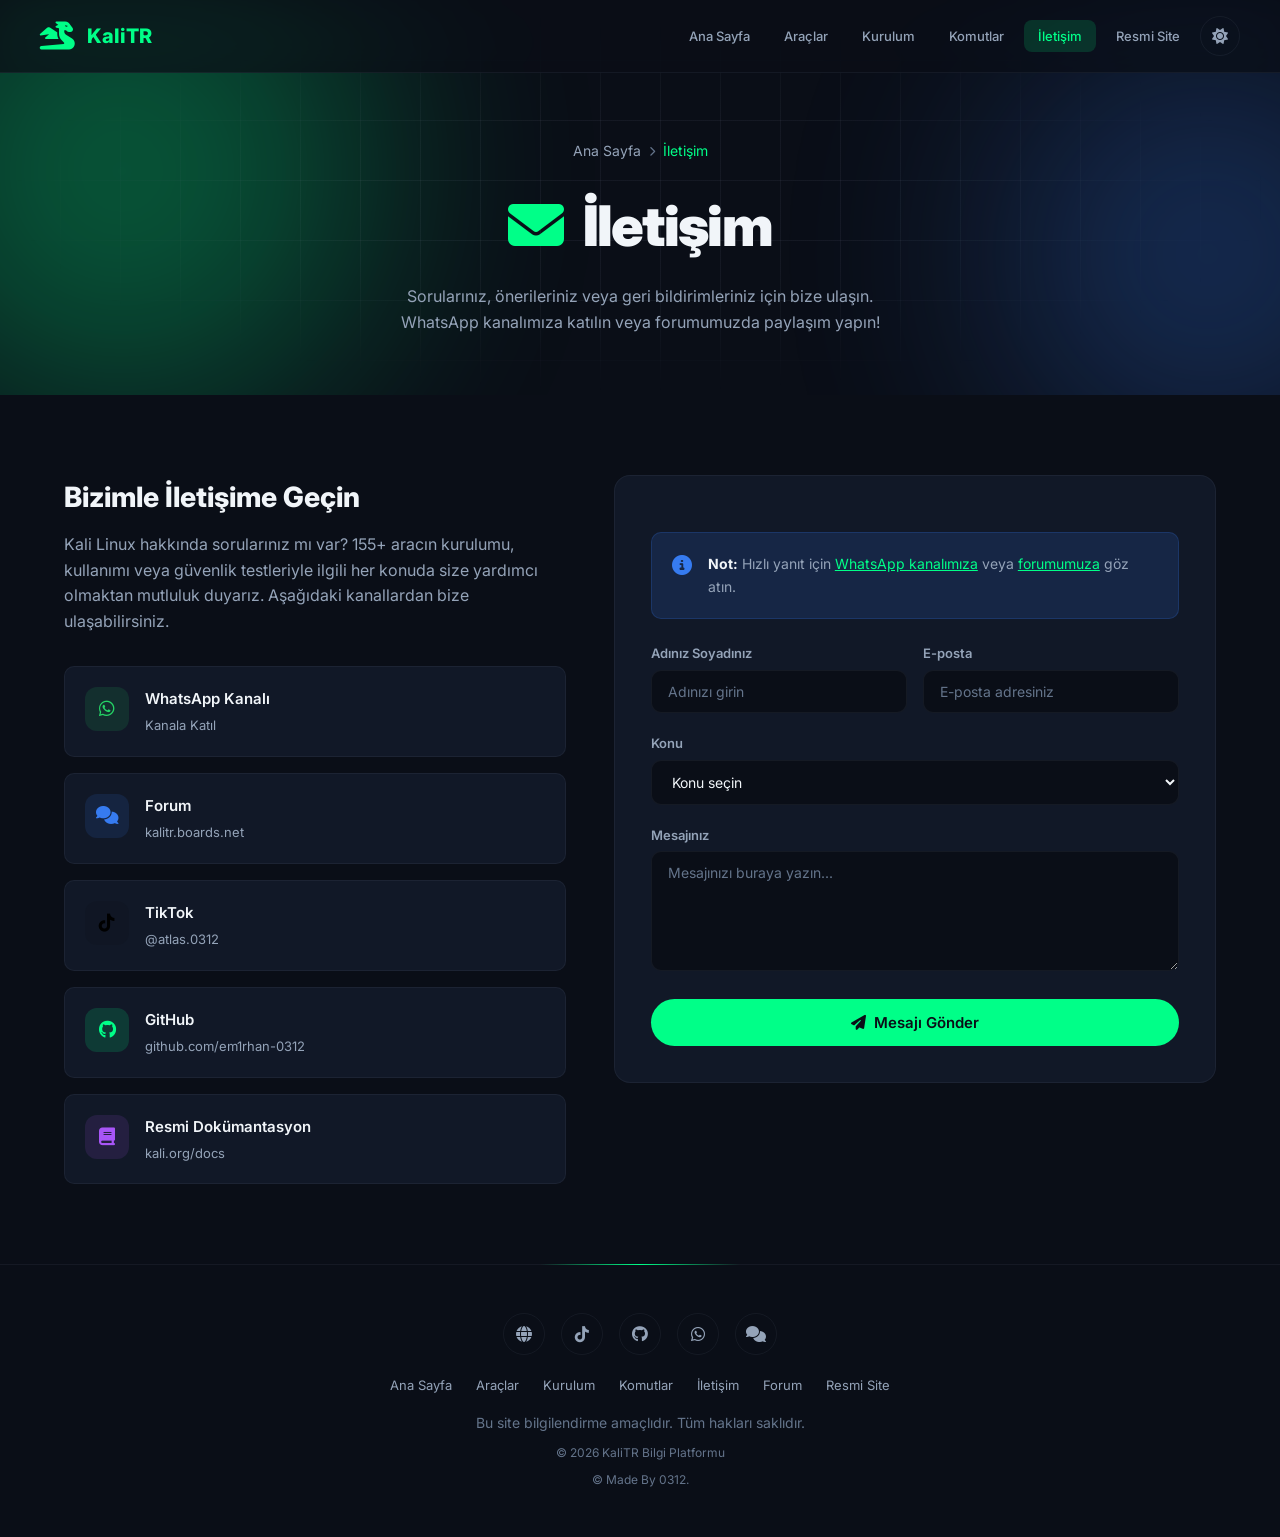
<file: pages/contact.html>
<!DOCTYPE html>
<html lang="tr">
<head>
  <meta charset="UTF-8" />
  <meta name="viewport" content="width=device-width, initial-scale=1.0" />
  <title>İletişim - KaliTR</title>
  <link rel="preconnect" href="https://fonts.googleapis.com" />
  <link href="https://fonts.googleapis.com/css2?family=Inter:wght@300;400;500;600;700;800;900&family=JetBrains+Mono:wght@400;500;700&display=swap" rel="stylesheet" />
  <link rel="stylesheet" href="https://cdnjs.cloudflare.com/ajax/libs/font-awesome/6.5.0/css/all.min.css" />
  <link rel="stylesheet" href="../css/style.css" />
</head>
<body>
  <nav id="navbar">
    <a href="../index.html" class="nav-logo">
      <i class="fas fa-dragon"></i> <span>KaliTR</span>
    </a>
    <button class="nav-toggle" id="navToggle" aria-label="Menü">
      <i class="fas fa-bars"></i>
    </button>
    <ul class="nav-links">
      <li><a href="../index.html">Ana Sayfa</a></li>
      <li><a href="tools.html">Araçlar</a></li>
      <li><a href="installation.html">Kurulum</a></li>
      <li><a href="commands.html">Komutlar</a></li>
      <li><a href="contact.html" class="active">İletişim</a></li>
      <li><a href="https://www.kali.org" target="_blank">Resmi Site</a></li>
      <li><button id="themeToggle" class="theme-toggle" aria-label="Tema Değiştir"><i class="fas fa-sun"></i></button></li>
    </ul>
  </nav>

  <div class="page-header">
    <div class="page-header-bg">
      <div class="gradient-orb"></div>
      <div class="gradient-orb"></div>
      <div class="page-header-grid"></div>
    </div>
    <div class="page-header-content">
      <div class="breadcrumb">
        <a href="../index.html">Ana Sayfa</a>
        <i class="fas fa-chevron-right" style="font-size:10px"></i>
        <span>İletişim</span>
      </div>
      <h1><i class="fas fa-envelope"></i> İletişim</h1>
      <p>Sorularınız, önerileriniz veya geri bildirimleriniz için bize ulaşın. WhatsApp kanalımıza katılın veya forumumuzda paylaşım yapın!</p>
    </div>
  </div>

  <section>
    <div class="contact-grid">
      <div class="contact-info">
        <h2>Bizimle İletişime Geçin</h2>
        <p>Kali Linux hakkında sorularınız mı var? 155+ aracın kurulumu, kullanımı veya güvenlik testleriyle ilgili her konuda size yardımcı olmaktan mutluluk duyarız. Aşağıdaki kanallardan bize ulaşabilirsiniz.</p>

        <div class="contact-methods">
          <a href="https://whatsapp.com/channel/0029Vb7aKWbL2ATxiYt8e52f" target="_blank" class="contact-method" style="text-decoration:none;color:inherit">
            <div class="cm-icon" style="background:rgba(37,211,102,0.12);color:#25d366"><i class="fab fa-whatsapp"></i></div>
            <div>
              <h4>WhatsApp Kanalı</h4>
              <p>Kanala Katıl</p>
            </div>
          </a>
          <a href="https://kalitr.boards.net/" target="_blank" class="contact-method" style="text-decoration:none;color:inherit">
            <div class="cm-icon" style="background:rgba(54,123,240,0.12);color:var(--accent)"><i class="fas fa-comments"></i></div>
            <div>
              <h4>Forum</h4>
              <p>kalitr.boards.net</p>
            </div>
          </a>
          <a href="https://www.tiktok.com/@atlas.0312" target="_blank" class="contact-method" style="text-decoration:none;color:inherit">
            <div class="cm-icon" style="background:rgba(0,0,0,0.08);color:#000"><i class="fab fa-tiktok"></i></div>
            <div>
              <h4>TikTok</h4>
              <p>@atlas.0312</p>
            </div>
          </a>
          <a href="https://github.com/em1rhan-0312" target="_blank" class="contact-method" style="text-decoration:none;color:inherit">
            <div class="cm-icon"><i class="fab fa-github"></i></div>
            <div>
              <h4>GitHub</h4>
              <p>github.com/em1rhan-0312</p>
            </div>
          </a>
          <a href="https://www.kali.org/docs/" target="_blank" class="contact-method" style="text-decoration:none;color:inherit">
            <div class="cm-icon" style="background:rgba(168,85,247,0.12);color:var(--purple)"><i class="fas fa-book"></i></div>
            <div>
              <h4>Resmi Dokümantasyon</h4>
              <p>kali.org/docs</p>
            </div>
          </a>
        </div>
      </div>

      <form class="contact-form" id="contactForm" action="https://formsubmit.co/jinglelot@gmail.com" method="POST">
        <input type="hidden" name="_captcha" value="true">
        <input type="hidden" id="nextUrl" name="_next" value="">
        <div class="info-box info" style="margin-bottom:24px">
          <i class="fas fa-info-circle"></i>
          <p><strong>Not:</strong> Hızlı yanıt için <a href="https://whatsapp.com/channel/0029Vb7aKWbL2ATxiYt8e52f" target="_blank" style="color:var(--primary)">WhatsApp kanalımıza</a> veya <a href="https://kalitr.boards.net/" target="_blank" style="color:var(--primary)">forumumuza</a> göz atın.</p>
        </div>
        <div class="form-row">
          <div class="form-group">
            <label for="name">Adınız Soyadınız</label>
            <input type="text" name="name" id="name" placeholder="Adınızı girin" required />
          </div>
          <div class="form-group">
            <label for="email">E-posta</label>
            <input type="email" name="email" id="email" placeholder="E-posta adresiniz" required />
          </div>
        </div>
        <div class="form-group">
          <label for="subject">Konu</label>
          <select name="konu" id="subject">
            <option value="Genel">Konu seçin</option>
            <option value="Soru - Bilgi">Soru / Bilgi</option>
            <option value="Kurulum Yardimi">Kurulum Yardımı</option>
            <option value="Arac Onerisi">Araç Önerisi</option>
            <option value="Hata Bildirimi">Hata Bildirimi</option>
            <option value="Diger">Diğer</option>
          </select>
        </div>
        <div class="form-group">
          <label for="message">Mesajınız</label>
          <textarea name="message" id="message" placeholder="Mesajınızı buraya yazın..." required></textarea>
        </div>
        <button type="submit" class="btn btn-primary" style="width:100%;justify-content:center">
          <i class="fas fa-paper-plane"></i> Mesajı Gönder
        </button>
      </form>
    </div>
  </section>

  <footer>
    <div class="footer-socials">
      <a href="https://www.kali.org" target="_blank" aria-label="Website"><i class="fas fa-globe"></i></a>
      <a href="https://www.tiktok.com/@atlas.0312" target="_blank" aria-label="TikTok"><i class="fab fa-tiktok"></i></a>
      <a href="https://github.com/em1rhan-0312" target="_blank" aria-label="GitHub"><i class="fab fa-github"></i></a>
      <a href="https://whatsapp.com/channel/0029Vb7aKWbL2ATxiYt8e52f" target="_blank" aria-label="WhatsApp"><i class="fab fa-whatsapp"></i></a>
      <a href="https://kalitr.boards.net/" target="_blank" aria-label="Forum"><i class="fas fa-comments"></i></a>
    </div>
    <div class="footer-links">
      <a href="../index.html">Ana Sayfa</a>
      <a href="tools.html">Araçlar</a>
      <a href="installation.html">Kurulum</a>
      <a href="commands.html">Komutlar</a>
      <a href="contact.html">İletişim</a>
      <a href="https://kalitr.boards.net/" target="_blank">Forum</a>
      <a href="https://www.kali.org" target="_blank">Resmi Site</a>
    </div>
    <p>Bu site bilgilendirme amaçlıdır. Tüm hakları saklıdır.</p>
    <p style="margin-top:8px;font-size:12px">&copy; 2026 KaliTR Bilgi Platformu</p>
    <p style="margin-top:8px;font-size:12px">&copy; Made By 0312.</p>
  </footer>

  <div class="toast" id="toast">Mesajınız başarıyla gönderildi!</div>

  <script src="../js/main.js"></script>
  <script>
    const toast = document.getElementById('toast');
    document.getElementById('nextUrl').value = window.location.origin + window.location.pathname + '?success=true';
    if (window.location.search.includes('success=true')) {
      toast.textContent = 'Mesajınız başarıyla gönderildi!';
      toast.classList.add('show');
      setTimeout(() => toast.classList.remove('show'), 5000);
      window.history.replaceState({}, document.title, window.location.pathname);
    }
  </script>
</body>
</html>
</file>
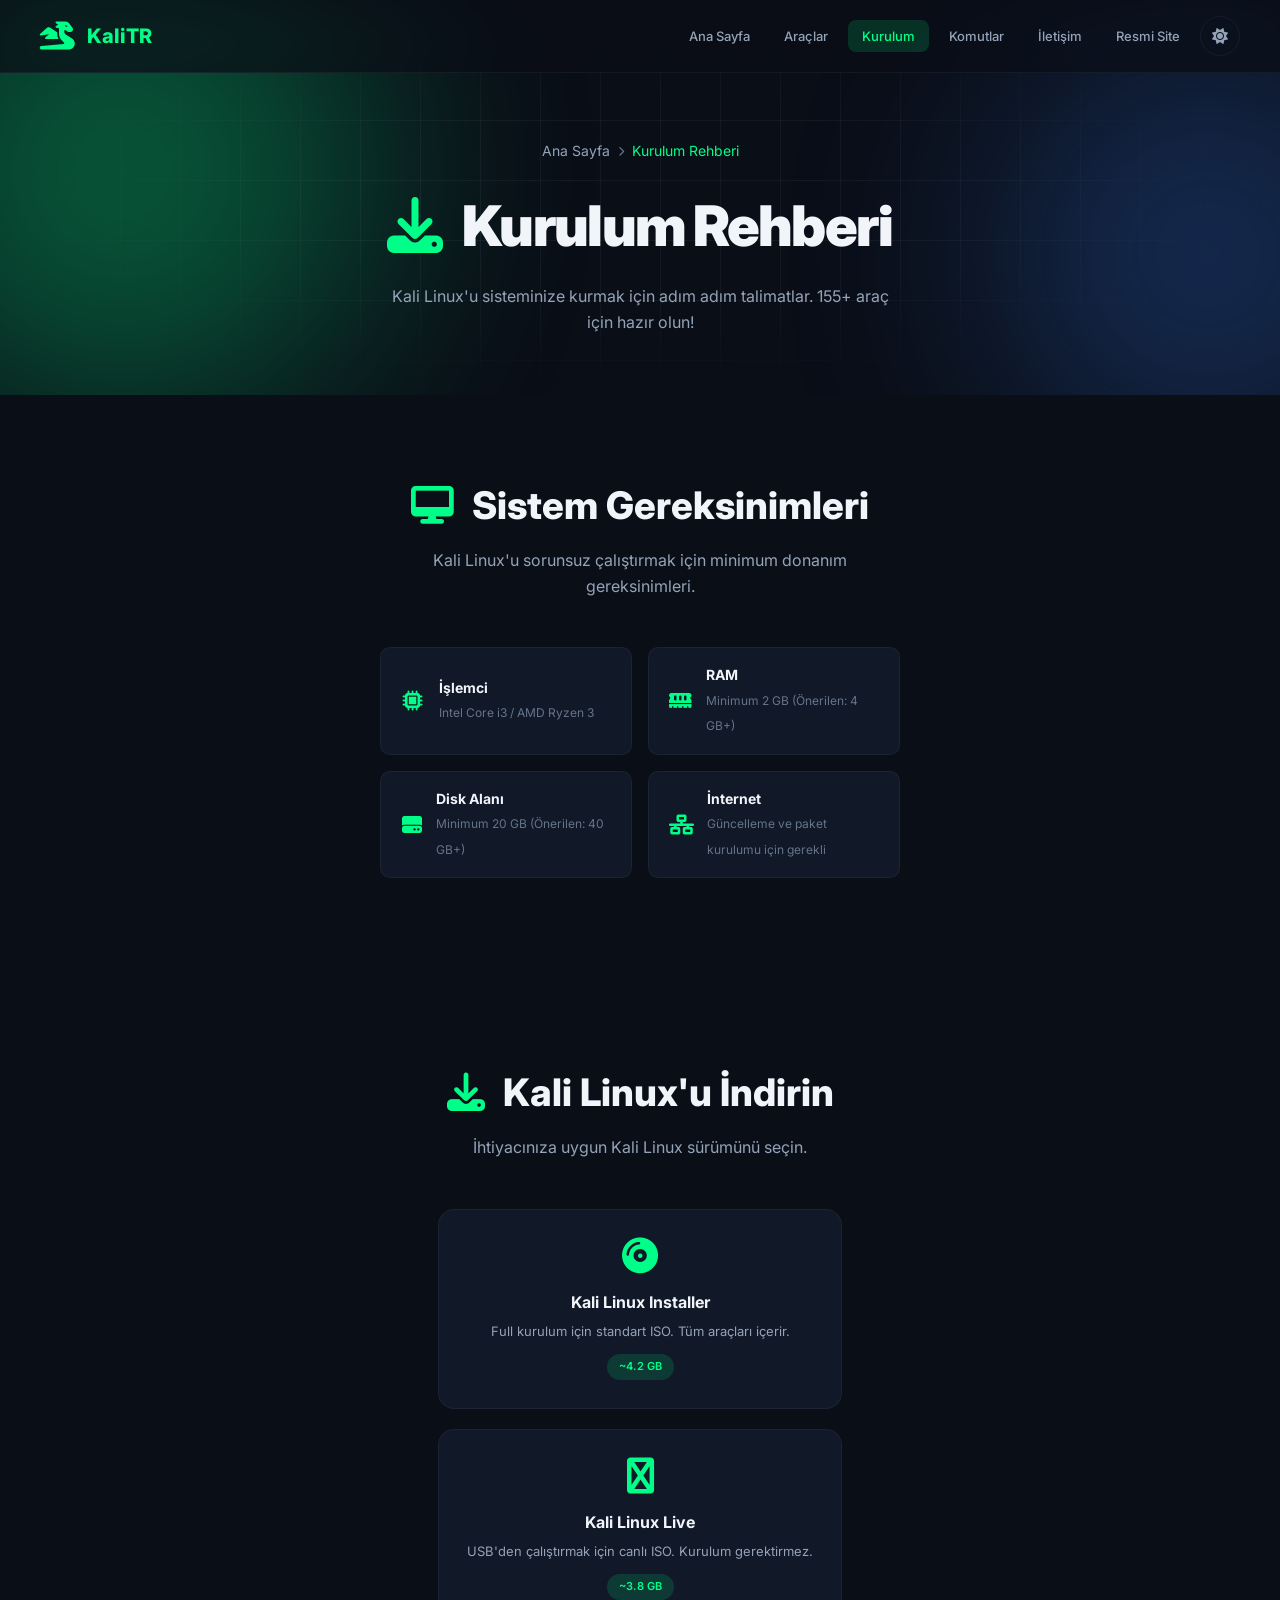
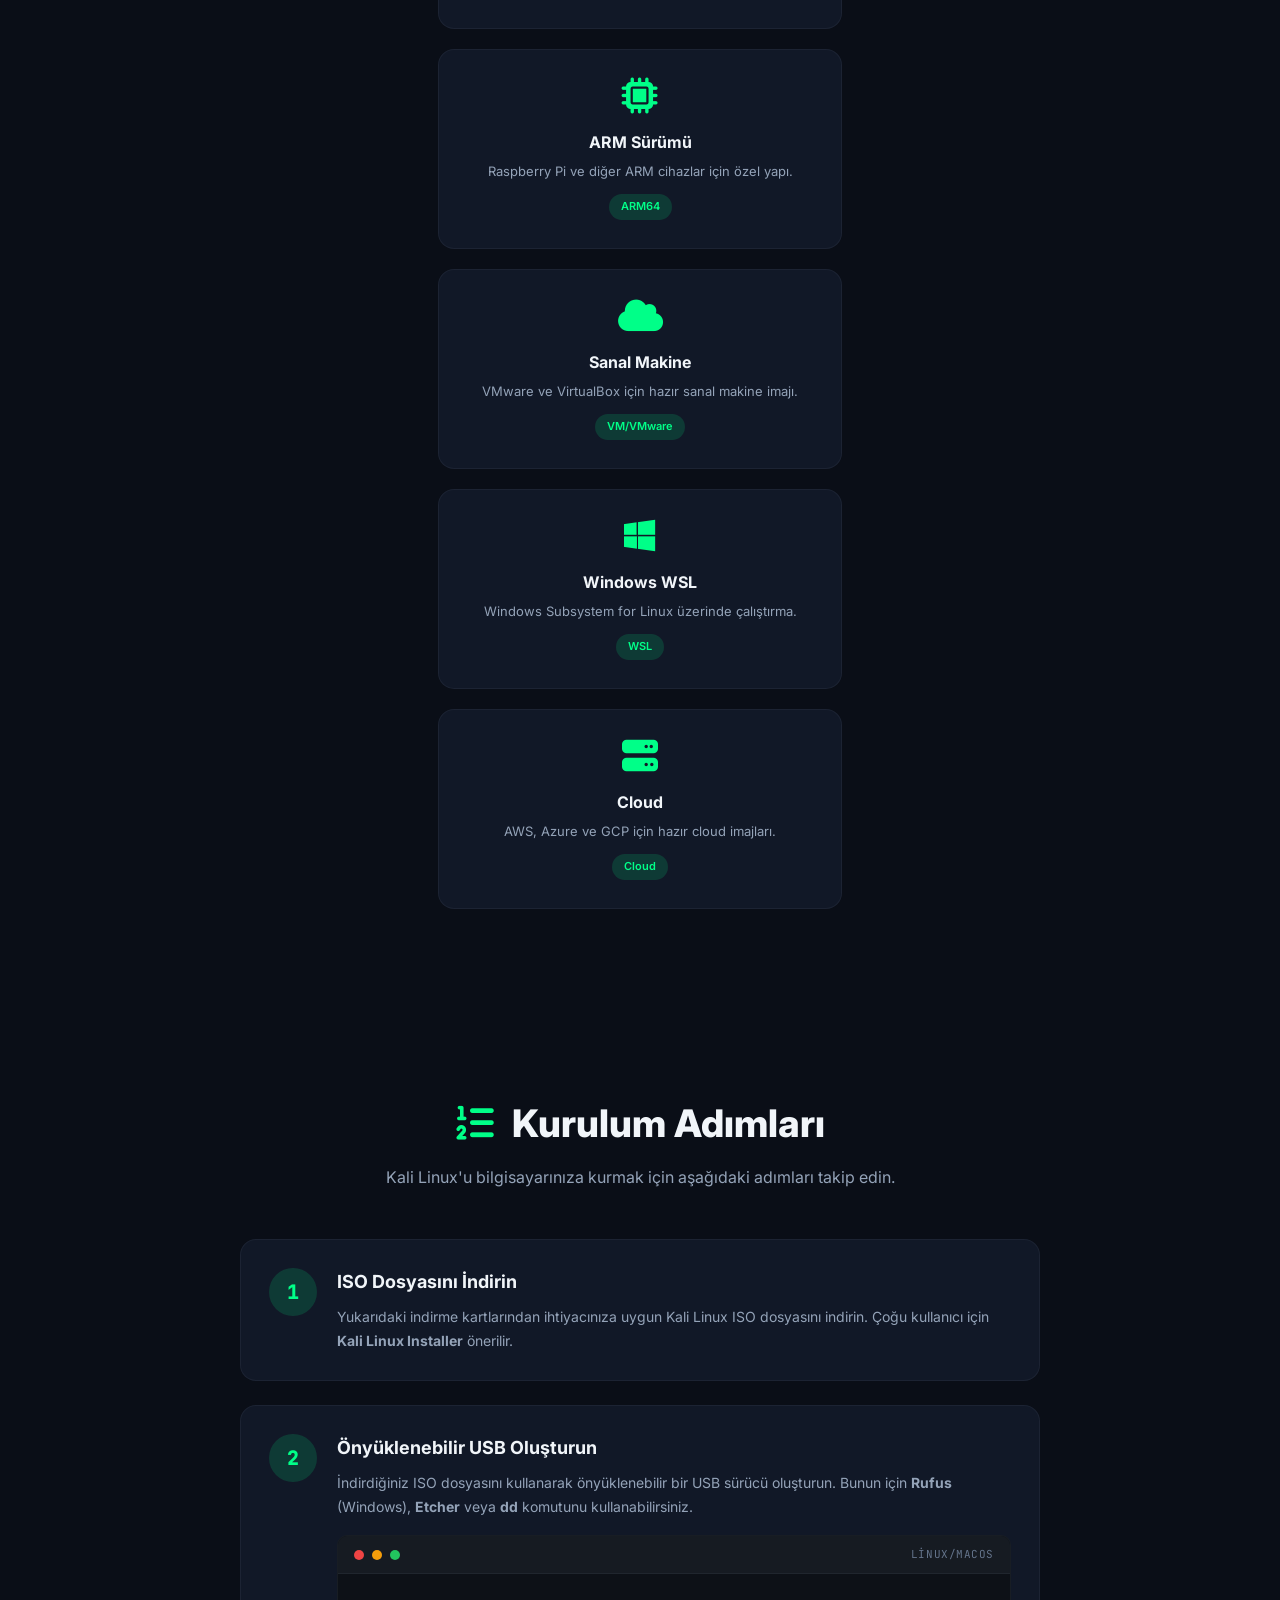
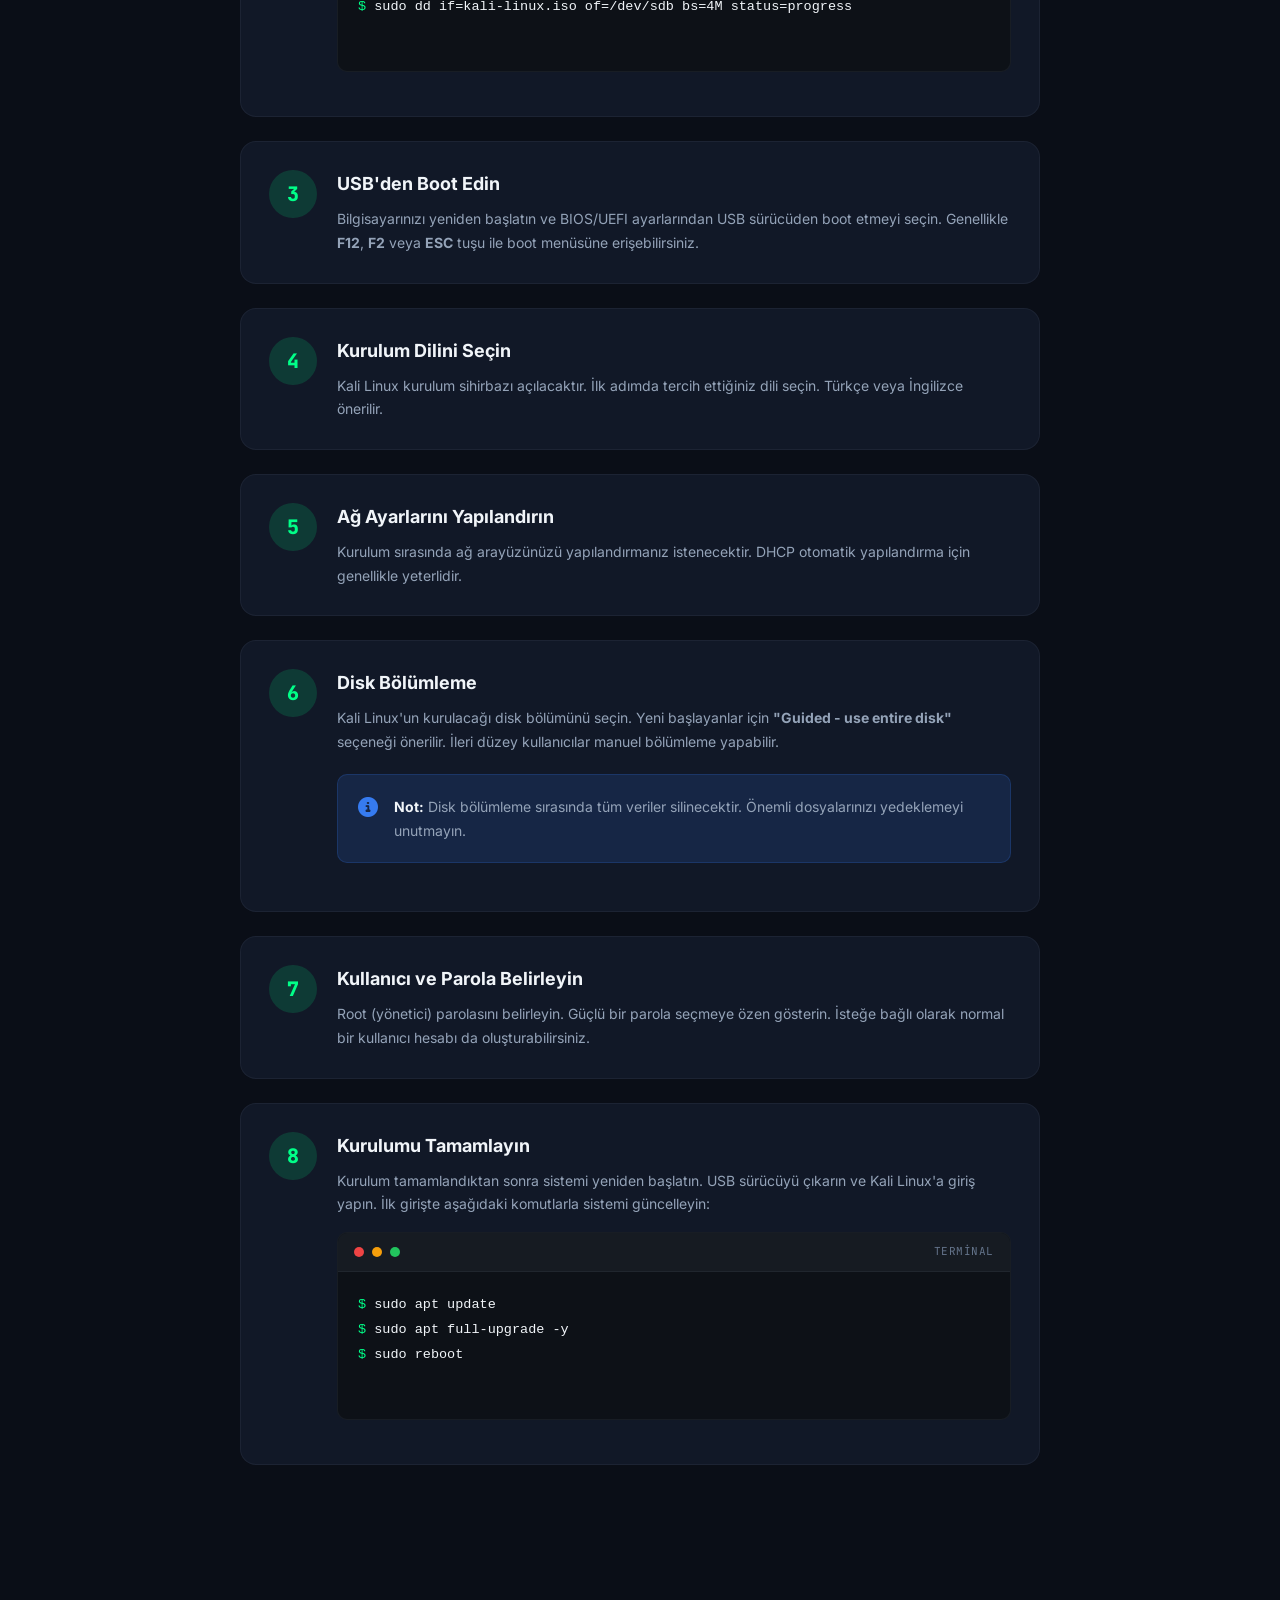
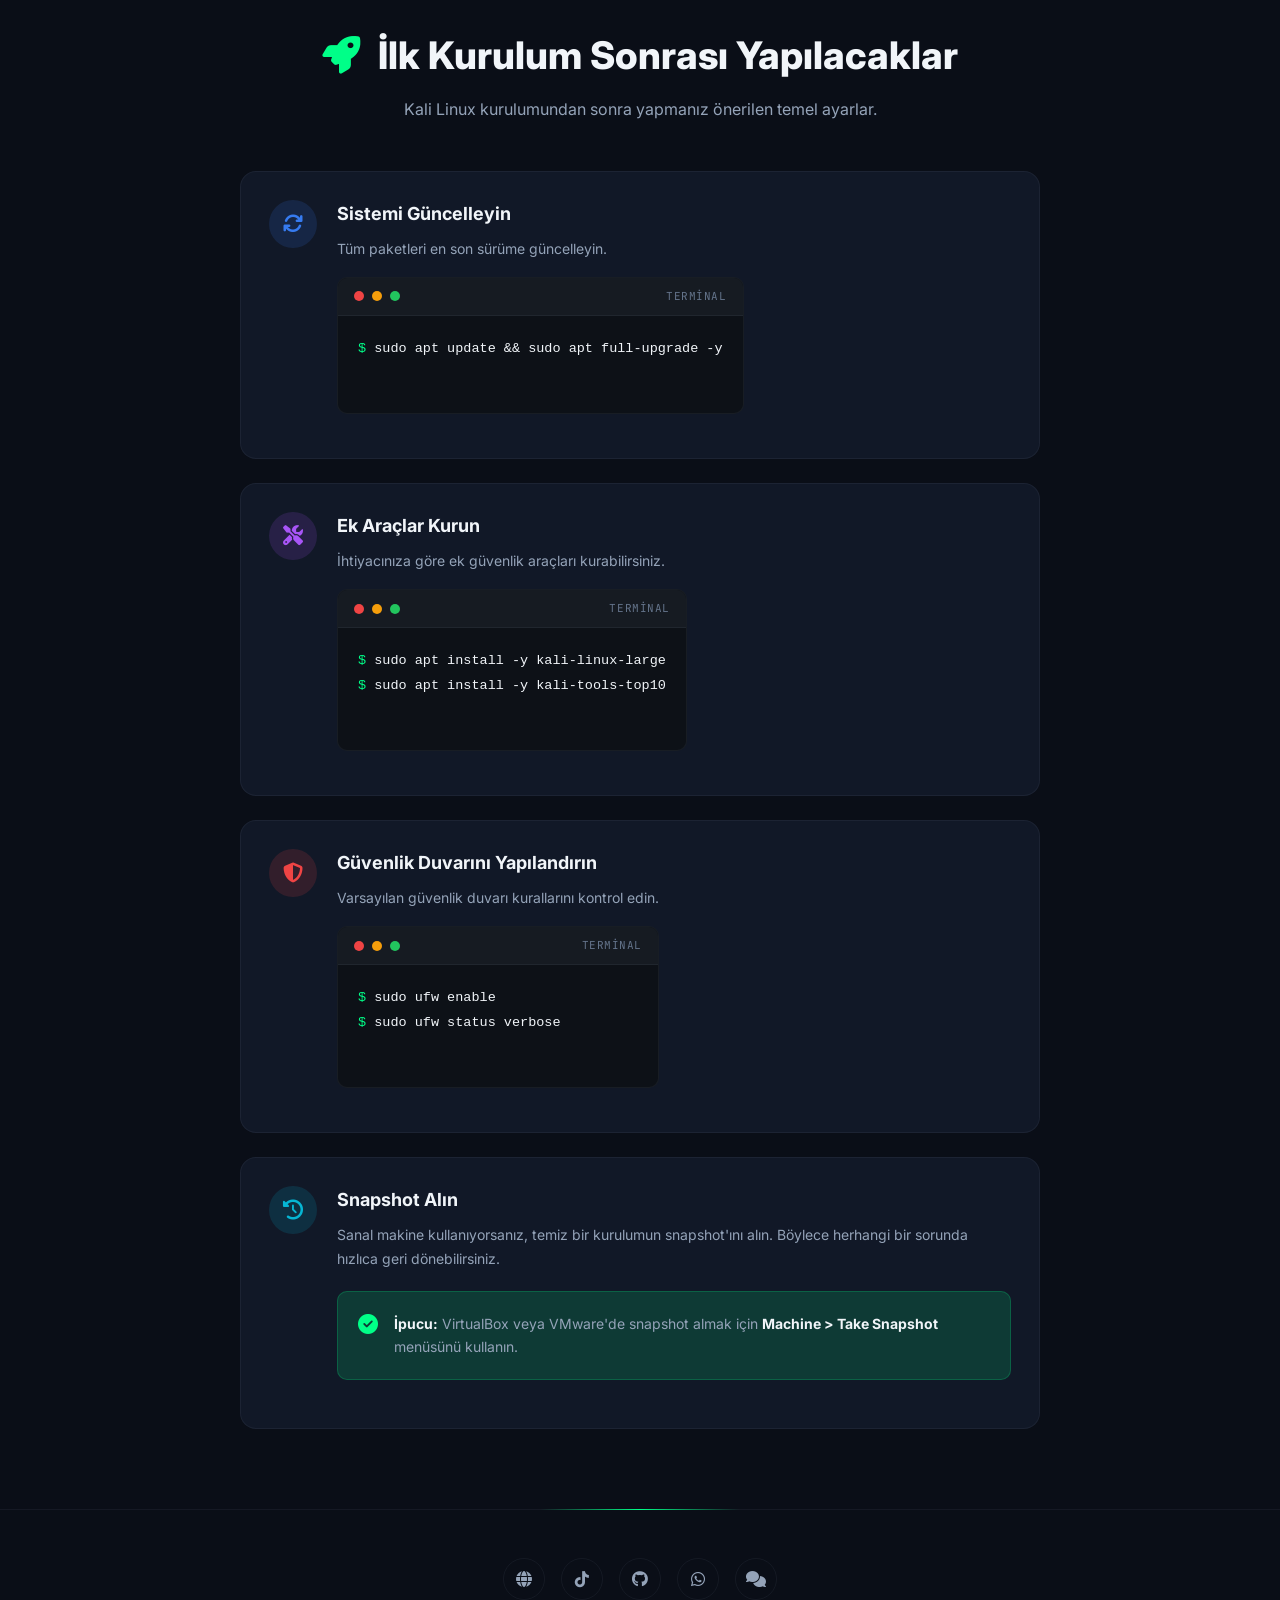
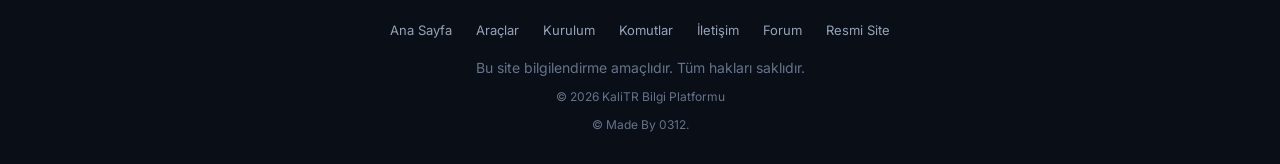
<file: pages/installation.html>
<!DOCTYPE html>
<html lang="tr">
<head>
  <meta charset="UTF-8" />
  <meta name="viewport" content="width=device-width, initial-scale=1.0" />
  <title>Kurulum Rehberi - KaliTR</title>
  <link rel="preconnect" href="https://fonts.googleapis.com" />
  <link href="https://fonts.googleapis.com/css2?family=Inter:wght@300;400;500;600;700;800;900&family=JetBrains+Mono:wght@400;500;700&display=swap" rel="stylesheet" />
  <link rel="stylesheet" href="https://cdnjs.cloudflare.com/ajax/libs/font-awesome/6.5.0/css/all.min.css" />
  <link rel="stylesheet" href="../css/style.css" />
</head>
<body>
  <nav id="navbar">
    <a href="../index.html" class="nav-logo">
      <i class="fas fa-dragon"></i> <span>KaliTR</span>
    </a>
    <button class="nav-toggle" id="navToggle" aria-label="Menü">
      <i class="fas fa-bars"></i>
    </button>
    <ul class="nav-links">
      <li><a href="../index.html">Ana Sayfa</a></li>
      <li><a href="tools.html">Araçlar</a></li>
      <li><a href="installation.html" class="active">Kurulum</a></li>
      <li><a href="commands.html">Komutlar</a></li>
      <li><a href="contact.html">İletişim</a></li>
      <li><a href="https://www.kali.org" target="_blank">Resmi Site</a></li>
      <li><button id="themeToggle" class="theme-toggle" aria-label="Tema Değiştir"><i class="fas fa-sun"></i></button></li>
    </ul>
  </nav>

  <div class="page-header">
    <div class="page-header-bg">
      <div class="gradient-orb"></div>
      <div class="gradient-orb"></div>
      <div class="page-header-grid"></div>
    </div>
    <div class="page-header-content">
      <div class="breadcrumb">
        <a href="../index.html">Ana Sayfa</a>
        <i class="fas fa-chevron-right" style="font-size:10px"></i>
        <span>Kurulum Rehberi</span>
      </div>
      <h1><i class="fas fa-download"></i> Kurulum Rehberi</h1>
      <p>Kali Linux'u sisteminize kurmak için adım adım talimatlar. 155+ araç için hazır olun!</p>
    </div>
  </div>

  <section>
    <div class="section-header">
      <h2><i class="fas fa-desktop"></i> Sistem Gereksinimleri</h2>
      <p>Kali Linux'u sorunsuz çalıştırmak için minimum donanım gereksinimleri.</p>
    </div>
    <div class="system-req">
      <div class="req-item">
        <i class="fas fa-microchip"></i>
        <div class="req-text">
          <strong>İşlemci</strong>
          <span>Intel Core i3 / AMD Ryzen 3</span>
        </div>
      </div>
      <div class="req-item">
        <i class="fas fa-memory"></i>
        <div class="req-text">
          <strong>RAM</strong>
          <span>Minimum 2 GB (Önerilen: 4 GB+)</span>
        </div>
      </div>
      <div class="req-item">
        <i class="fas fa-hdd"></i>
        <div class="req-text">
          <strong>Disk Alanı</strong>
          <span>Minimum 20 GB (Önerilen: 40 GB+)</span>
        </div>
      </div>
      <div class="req-item">
        <i class="fas fa-network-wired"></i>
        <div class="req-text">
          <strong>İnternet</strong>
          <span>Güncelleme ve paket kurulumu için gerekli</span>
        </div>
      </div>
    </div>
  </section>

  <section>
    <div class="section-header">
      <h2><i class="fas fa-download"></i> Kali Linux'u İndirin</h2>
      <p>İhtiyacınıza uygun Kali Linux sürümünü seçin.</p>
    </div>
    <div class="download-cards">
      <a href="https://www.kali.org/get-kali/#kali-installer-images" target="_blank" class="download-card">
        <i class="fas fa-compact-disc"></i>
        <h3>Kali Linux Installer</h3>
        <p>Full kurulum için standart ISO. Tüm araçları içerir.</p>
        <span class="badge">~4.2 GB</span>
      </a>
      <a href="https://www.kali.org/get-kali/#kali-live" target="_blank" class="download-card">
        <i class="fas fa-usb"></i>
        <h3>Kali Linux Live</h3>
        <p>USB'den çalıştırmak için canlı ISO. Kurulum gerektirmez.</p>
        <span class="badge">~3.8 GB</span>
      </a>
      <a href="https://www.kali.org/get-kali/#kali-arm" target="_blank" class="download-card">
        <i class="fas fa-microchip"></i>
        <h3>ARM Sürümü</h3>
        <p>Raspberry Pi ve diğer ARM cihazlar için özel yapı.</p>
        <span class="badge">ARM64</span>
      </a>
      <a href="https://www.kali.org/get-kali/#kali-vm" target="_blank" class="download-card">
        <i class="fas fa-cloud"></i>
        <h3>Sanal Makine</h3>
        <p>VMware ve VirtualBox için hazır sanal makine imajı.</p>
        <span class="badge">VM/VMware</span>
      </a>
      <a href="https://www.kali.org/get-kali/#kali-wsl" target="_blank" class="download-card">
        <i class="fab fa-windows"></i>
        <h3>Windows WSL</h3>
        <p>Windows Subsystem for Linux üzerinde çalıştırma.</p>
        <span class="badge">WSL</span>
      </a>
      <a href="https://www.kali.org/get-kali/#kali-cloud" target="_blank" class="download-card">
        <i class="fas fa-server"></i>
        <h3>Cloud</h3>
        <p>AWS, Azure ve GCP için hazır cloud imajları.</p>
        <span class="badge">Cloud</span>
      </a>
    </div>
  </section>

  <section>
    <div class="section-header">
      <h2><i class="fas fa-list-ol"></i> Kurulum Adımları</h2>
      <p>Kali Linux'u bilgisayarınıza kurmak için aşağıdaki adımları takip edin.</p>
    </div>
    <div class="steps-grid">
      <div class="step-card reveal">
        <div class="step-number">1</div>
        <div class="step-content">
          <h3>ISO Dosyasını İndirin</h3>
          <p>Yukarıdaki indirme kartlarından ihtiyacınıza uygun Kali Linux ISO dosyasını indirin. Çoğu kullanıcı için <strong>Kali Linux Installer</strong> önerilir.</p>
        </div>
      </div>
      <div class="step-card reveal">
        <div class="step-number">2</div>
        <div class="step-content">
          <h3>Önyüklenebilir USB Oluşturun</h3>
          <p>İndirdiğiniz ISO dosyasını kullanarak önyüklenebilir bir USB sürücü oluşturun. Bunun için <strong>Rufus</strong> (Windows), <strong>Etcher</strong> veya <strong>dd</strong> komutunu kullanabilirsiniz.</p>
          <div class="code-block">
            <div class="code-header">
              <span class="dot"></span><span class="dot"></span><span class="dot"></span>
              <span class="lang">Linux/macOS</span>
            </div>
            <pre><code><span class="prompt">$</span> sudo dd if=kali-linux.iso of=/dev/sdb bs=4M status=progress</code></pre>
          </div>
        </div>
      </div>
      <div class="step-card reveal">
        <div class="step-number">3</div>
        <div class="step-content">
          <h3>USB'den Boot Edin</h3>
          <p>Bilgisayarınızı yeniden başlatın ve BIOS/UEFI ayarlarından USB sürücüden boot etmeyi seçin. Genellikle <strong>F12</strong>, <strong>F2</strong> veya <strong>ESC</strong> tuşu ile boot menüsüne erişebilirsiniz.</p>
        </div>
      </div>
      <div class="step-card reveal">
        <div class="step-number">4</div>
        <div class="step-content">
          <h3>Kurulum Dilini Seçin</h3>
          <p>Kali Linux kurulum sihirbazı açılacaktır. İlk adımda tercih ettiğiniz dili seçin. Türkçe veya İngilizce önerilir.</p>
        </div>
      </div>
      <div class="step-card reveal">
        <div class="step-number">5</div>
        <div class="step-content">
          <h3>Ağ Ayarlarını Yapılandırın</h3>
          <p>Kurulum sırasında ağ arayüzünüzü yapılandırmanız istenecektir. DHCP otomatik yapılandırma için genellikle yeterlidir.</p>
        </div>
      </div>
      <div class="step-card reveal">
        <div class="step-number">6</div>
        <div class="step-content">
          <h3>Disk Bölümleme</h3>
          <p>Kali Linux'un kurulacağı disk bölümünü seçin. Yeni başlayanlar için <strong>"Guided - use entire disk"</strong> seçeneği önerilir. İleri düzey kullanıcılar manuel bölümleme yapabilir.</p>
          <div class="info-box info">
            <i class="fas fa-info-circle"></i>
            <p><strong>Not:</strong> Disk bölümleme sırasında tüm veriler silinecektir. Önemli dosyalarınızı yedeklemeyi unutmayın.</p>
          </div>
        </div>
      </div>
      <div class="step-card reveal">
        <div class="step-number">7</div>
        <div class="step-content">
          <h3>Kullanıcı ve Parola Belirleyin</h3>
          <p>Root (yönetici) parolasını belirleyin. Güçlü bir parola seçmeye özen gösterin. İsteğe bağlı olarak normal bir kullanıcı hesabı da oluşturabilirsiniz.</p>
        </div>
      </div>
      <div class="step-card reveal">
        <div class="step-number">8</div>
        <div class="step-content">
          <h3>Kurulumu Tamamlayın</h3>
          <p>Kurulum tamamlandıktan sonra sistemi yeniden başlatın. USB sürücüyü çıkarın ve Kali Linux'a giriş yapın. İlk girişte aşağıdaki komutlarla sistemi güncelleyin:</p>
          <div class="code-block">
            <div class="code-header">
              <span class="dot"></span><span class="dot"></span><span class="dot"></span>
              <span class="lang">Terminal</span>
            </div>
            <pre><code><span class="prompt">$</span> sudo apt update
<span class="prompt">$</span> sudo apt full-upgrade -y
<span class="prompt">$</span> sudo reboot</code></pre>
          </div>
        </div>
      </div>
    </div>
  </section>

  <section>
    <div class="section-header">
      <h2><i class="fas fa-rocket"></i> İlk Kurulum Sonrası Yapılacaklar</h2>
      <p>Kali Linux kurulumundan sonra yapmanız önerilen temel ayarlar.</p>
    </div>
    <div class="steps-grid">
      <div class="step-card reveal">
        <div class="step-number" style="background:rgba(54,123,240,0.15);color:var(--accent)"><i class="fas fa-sync"></i></div>
        <div class="step-content">
          <h3>Sistemi Güncelleyin</h3>
          <p>Tüm paketleri en son sürüme güncelleyin.</p>
          <div class="code-block">
            <div class="code-header"><span class="dot"></span><span class="dot"></span><span class="dot"></span><span class="lang">Terminal</span></div>
            <pre><code><span class="prompt">$</span> sudo apt update && sudo apt full-upgrade -y</code></pre>
          </div>
        </div>
      </div>
      <div class="step-card reveal">
        <div class="step-number" style="background:rgba(168,85,247,0.15);color:var(--purple)"><i class="fas fa-tools"></i></div>
        <div class="step-content">
          <h3>Ek Araçlar Kurun</h3>
          <p>İhtiyacınıza göre ek güvenlik araçları kurabilirsiniz.</p>
          <div class="code-block">
            <div class="code-header"><span class="dot"></span><span class="dot"></span><span class="dot"></span><span class="lang">Terminal</span></div>
            <pre><code><span class="prompt">$</span> sudo apt install -y kali-linux-large
<span class="prompt">$</span> sudo apt install -y kali-tools-top10</code></pre>
          </div>
        </div>
      </div>
      <div class="step-card reveal">
        <div class="step-number" style="background:rgba(239,68,68,0.15);color:var(--red)"><i class="fas fa-shield-halved"></i></div>
        <div class="step-content">
          <h3>Güvenlik Duvarını Yapılandırın</h3>
          <p>Varsayılan güvenlik duvarı kurallarını kontrol edin.</p>
          <div class="code-block">
            <div class="code-header"><span class="dot"></span><span class="dot"></span><span class="dot"></span><span class="lang">Terminal</span></div>
            <pre><code><span class="prompt">$</span> sudo ufw enable
<span class="prompt">$</span> sudo ufw status verbose</code></pre>
          </div>
        </div>
      </div>
      <div class="step-card reveal">
        <div class="step-number" style="background:rgba(6,182,212,0.15);color:var(--cyan)"><i class="fas fa-history"></i></div>
        <div class="step-content">
          <h3>Snapshot Alın</h3>
          <p>Sanal makine kullanıyorsanız, temiz bir kurulumun snapshot'ını alın. Böylece herhangi bir sorunda hızlıca geri dönebilirsiniz.</p>
          <div class="info-box success">
            <i class="fas fa-check-circle"></i>
            <p><strong>İpucu:</strong> VirtualBox veya VMware'de snapshot almak için <strong>Machine > Take Snapshot</strong> menüsünü kullanın.</p>
          </div>
        </div>
      </div>
    </div>
  </section>

  <footer>
    <div class="footer-socials">
      <a href="https://www.kali.org" target="_blank" aria-label="Website"><i class="fas fa-globe"></i></a>
      <a href="https://www.tiktok.com/@atlas.0312" target="_blank" aria-label="TikTok"><i class="fab fa-tiktok"></i></a>
      <a href="https://github.com/em1rhan-0312" target="_blank" aria-label="GitHub"><i class="fab fa-github"></i></a>
      <a href="https://whatsapp.com/channel/0029Vb7aKWbL2ATxiYt8e52f" target="_blank" aria-label="WhatsApp"><i class="fab fa-whatsapp"></i></a>
      <a href="https://kalitr.boards.net/" target="_blank" aria-label="Forum"><i class="fas fa-comments"></i></a>
    </div>
    <div class="footer-links">
      <a href="../index.html">Ana Sayfa</a>
      <a href="tools.html">Araçlar</a>
      <a href="installation.html">Kurulum</a>
      <a href="commands.html">Komutlar</a>
      <a href="contact.html">İletişim</a>
      <a href="https://kalitr.boards.net/" target="_blank">Forum</a>
      <a href="https://www.kali.org" target="_blank">Resmi Site</a>
    </div>
    <p>Bu site bilgilendirme amaçlıdır. Tüm hakları saklıdır.</p>
    <p style="margin-top:8px;font-size:12px">&copy; 2026 KaliTR Bilgi Platformu</p>
    <p style="margin-top:8px;font-size:12px">&copy; Made By 0312.</p>
  </footer>

  <script src="../js/main.js"></script>
</body>
</html>
</file>
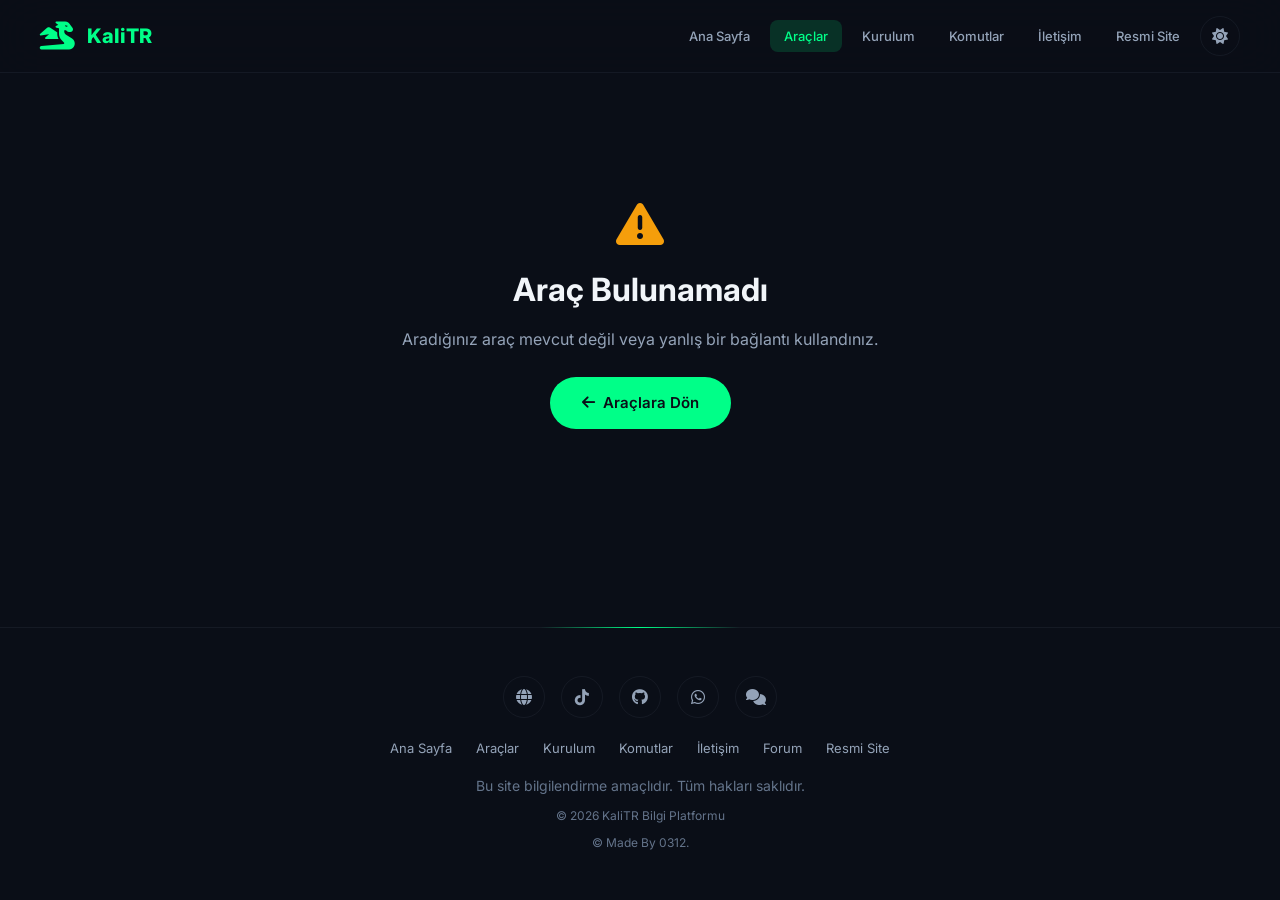
<file: pages/tool-detail.html>
<!DOCTYPE html>
<html lang="tr">
<head>
  <meta charset="UTF-8" />
  <meta name="viewport" content="width=device-width, initial-scale=1.0" />
  <title>Araç Detayı - KaliTR</title>
  <link rel="preconnect" href="https://fonts.googleapis.com" />
  <link href="https://fonts.googleapis.com/css2?family=Inter:wght@300;400;500;600;700;800;900&family=JetBrains+Mono:wght@400;500;700&display=swap" rel="stylesheet" />
  <link rel="stylesheet" href="https://cdnjs.cloudflare.com/ajax/libs/font-awesome/6.5.0/css/all.min.css" />
  <link rel="stylesheet" href="../css/style.css" />
</head>
<body>
  <nav id="navbar">
    <a href="../index.html" class="nav-logo">
      <i class="fas fa-dragon"></i> <span>KaliTR</span>
    </a>
    <button class="nav-toggle" id="navToggle" aria-label="Menü">
      <i class="fas fa-bars"></i>
    </button>
    <ul class="nav-links">
      <li><a href="../index.html">Ana Sayfa</a></li>
      <li><a href="tools.html" class="active">Araçlar</a></li>
      <li><a href="installation.html">Kurulum</a></li>
      <li><a href="commands.html">Komutlar</a></li>
      <li><a href="contact.html">İletişim</a></li>
      <li><a href="https://www.kali.org" target="_blank">Resmi Site</a></li>
      <li><button id="themeToggle" class="theme-toggle" aria-label="Tema Değiştir"><i class="fas fa-sun"></i></button></li>
    </ul>
  </nav>

  <div class="tool-detail" id="toolDetail"></div>

  <footer>
    <div class="footer-socials">
      <a href="https://www.kali.org" target="_blank" aria-label="Website"><i class="fas fa-globe"></i></a>
      <a href="https://www.tiktok.com/@atlas.0312" target="_blank" aria-label="TikTok"><i class="fab fa-tiktok"></i></a>
      <a href="https://github.com/em1rhan-0312" target="_blank" aria-label="GitHub"><i class="fab fa-github"></i></a>
      <a href="https://whatsapp.com/channel/0029Vb7aKWbL2ATxiYt8e52f" target="_blank" aria-label="WhatsApp"><i class="fab fa-whatsapp"></i></a>
      <a href="https://kalitr.boards.net/" target="_blank" aria-label="Forum"><i class="fas fa-comments"></i></a>
    </div>
    <div class="footer-links">
      <a href="../index.html">Ana Sayfa</a>
      <a href="tools.html">Araçlar</a>
      <a href="installation.html">Kurulum</a>
      <a href="commands.html">Komutlar</a>
      <a href="contact.html">İletişim</a>
      <a href="https://kalitr.boards.net/" target="_blank">Forum</a>
      <a href="https://www.kali.org" target="_blank">Resmi Site</a>
    </div>
    <p>Bu site bilgilendirme amaçlıdır. Tüm hakları saklıdır.</p>
    <p style="margin-top:8px;font-size:12px">&copy; 2026 KaliTR Bilgi Platformu</p>
    <p style="margin-top:8px;font-size:12px">&copy; Made By 0312.</p>
  </footer>

  <script src="../js/main.js"></script>
  <script>
    // ─── TOOL DETAIL ───
    const params = new URLSearchParams(window.location.search);
    const toolId = params.get('tool');
    const container = document.getElementById('toolDetail');

    if (!toolId || !getToolById(toolId)) {
      container.innerHTML = `
        <div style="text-align:center;padding:80px 20px">
          <i class="fas fa-exclamation-triangle" style="font-size:48px;color:var(--orange);margin-bottom:16px"></i>
          <h1 style="margin-bottom:12px">Araç Bulunamadı</h1>
          <p style="color:var(--text-dim);margin-bottom:24px">Aradığınız araç mevcut değil veya yanlış bir bağlantı kullandınız.</p>
          <a href="tools.html" class="btn btn-primary"><i class="fas fa-arrow-left"></i> Araçlara Dön</a>
        </div>
      `;
    } else {
      const tool = getToolById(toolId);

      const features = tool.features.map(f => `<li>${f}</li>`).join('');
      const tags = tool.tags.map(tag =>
        `<span class="tag ${tool.tagColor || ''}">${tag}</span>`
      ).join('');

      const usageHtml = tool.usage.map(u => `
        <div class="code-block">
          <div class="code-header">
            <span class="dot"></span><span class="dot"></span><span class="dot"></span>
            <span class="lang">${u.title}</span>
          </div>
          <pre><code>${u.code}</code></pre>
        </div>
      `).join('');

      container.innerHTML = `
        <div class="breadcrumb" style="display:flex;gap:8px;align-items:center;margin-bottom:24px;font-size:14px;color:var(--text-muted)">
          <a href="../index.html" style="color:var(--text-dim);text-decoration:none">Ana Sayfa</a>
          <i class="fas fa-chevron-right" style="font-size:10px"></i>
          <a href="tools.html" style="color:var(--text-dim);text-decoration:none">Araçlar</a>
          <i class="fas fa-chevron-right" style="font-size:10px"></i>
          <span style="color:var(--primary)">${tool.name}</span>
        </div>

        <div class="tool-detail-header">
          <div class="detail-icon" style="background:${tool.bg};color:${tool.color}">
            <i class="fas ${tool.icon}"></i>
          </div>
          <div class="detail-info">
            <h1>${tool.name}</h1>
            <p style="color:var(--text-dim);margin-bottom:12px">${tool.desc}</p>
            <div class="detail-tags">${tags}</div>
          </div>
        </div>

        <div class="tool-detail-body">
          <p style="font-size:16px;line-height:1.8">${tool.fullDesc}</p>

          <h2><i class="fas fa-check-circle"></i> Özellikler</h2>
          <ul>${features}</ul>

          <h2><i class="fas fa-download"></i> Kurulum</h2>
          <div class="code-block">
            <div class="code-header">
              <span class="dot"></span><span class="dot"></span><span class="dot"></span>
              <span class="lang">Terminal</span>
            </div>
            <pre><code><span class="prompt">$</span> ${tool.install}</code></pre>
          </div>

          <div class="info-box info">
            <i class="fas fa-info-circle"></i>
            <p><strong>Not:</strong> Kali Linux'da çoğu araç önceden yüklenmiş olarak gelir. Eksik olması durumunda yukarıdaki komut ile kurabilirsiniz.</p>
          </div>

          <h2><i class="fas fa-terminal"></i> Kullanım Örnekleri</h2>
          ${usageHtml}

          <div class="info-box warning">
            <i class="fas fa-shield-halved"></i>
            <p><strong>Yasal Uyarı:</strong> Bu araçları yalnızca kendi sistemlerinizde veya yazılı izin aldığınız sistemlerde kullanın. İzinsiz kullanım yasa dışıdır.</p>
          </div>
        </div>

        <div style="text-align:center;margin-top:48px;padding-top:32px;border-top:1px solid var(--border)">
          <div id="relatedTools" style="margin-bottom:32px">
            <h2 style="font-size:22px;font-weight:700;margin-bottom:20px;text-align:center"><i class="fas fa-link"></i> Benzer Araçlar</h2>
            <div class="featured-tools" id="relatedToolsGrid"></div>
          </div>
          <a href="tools.html" class="btn btn-outline">
            <i class="fas fa-arrow-left"></i> Tüm Araçlara Dön
          </a>
        </div>
      `;

      // ─── RELATED TOOLS ───
      const related = toolsData
        .filter(t => t.id !== tool.id && t.cat.some(c => tool.cat.includes(c)))
        .slice(0, 8);
      if (related.length > 0) {
        setToolsBasePath('tool-detail.html');
        renderTools(document.getElementById('relatedToolsGrid'), related);
      } else {
        document.getElementById('relatedTools').style.display = 'none';
      }
    }
  </script>
</body>
</html>
</file>
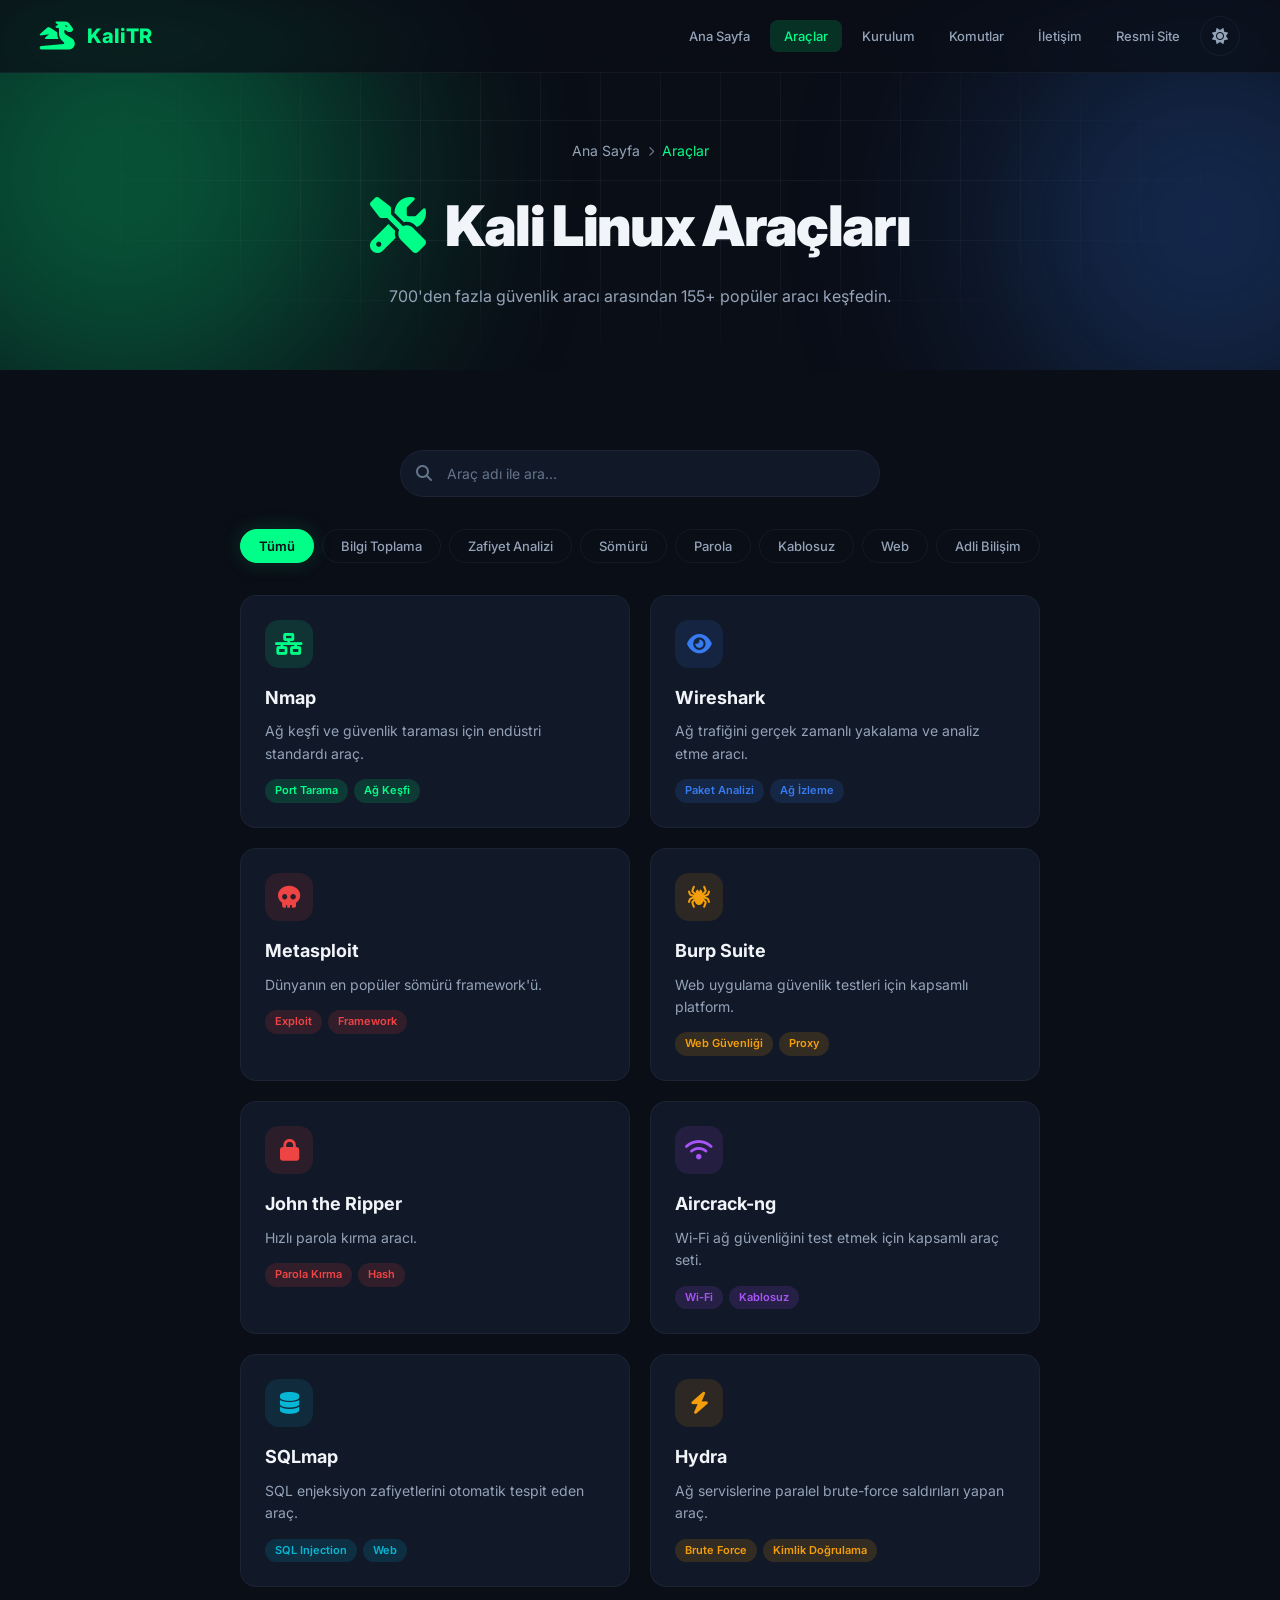
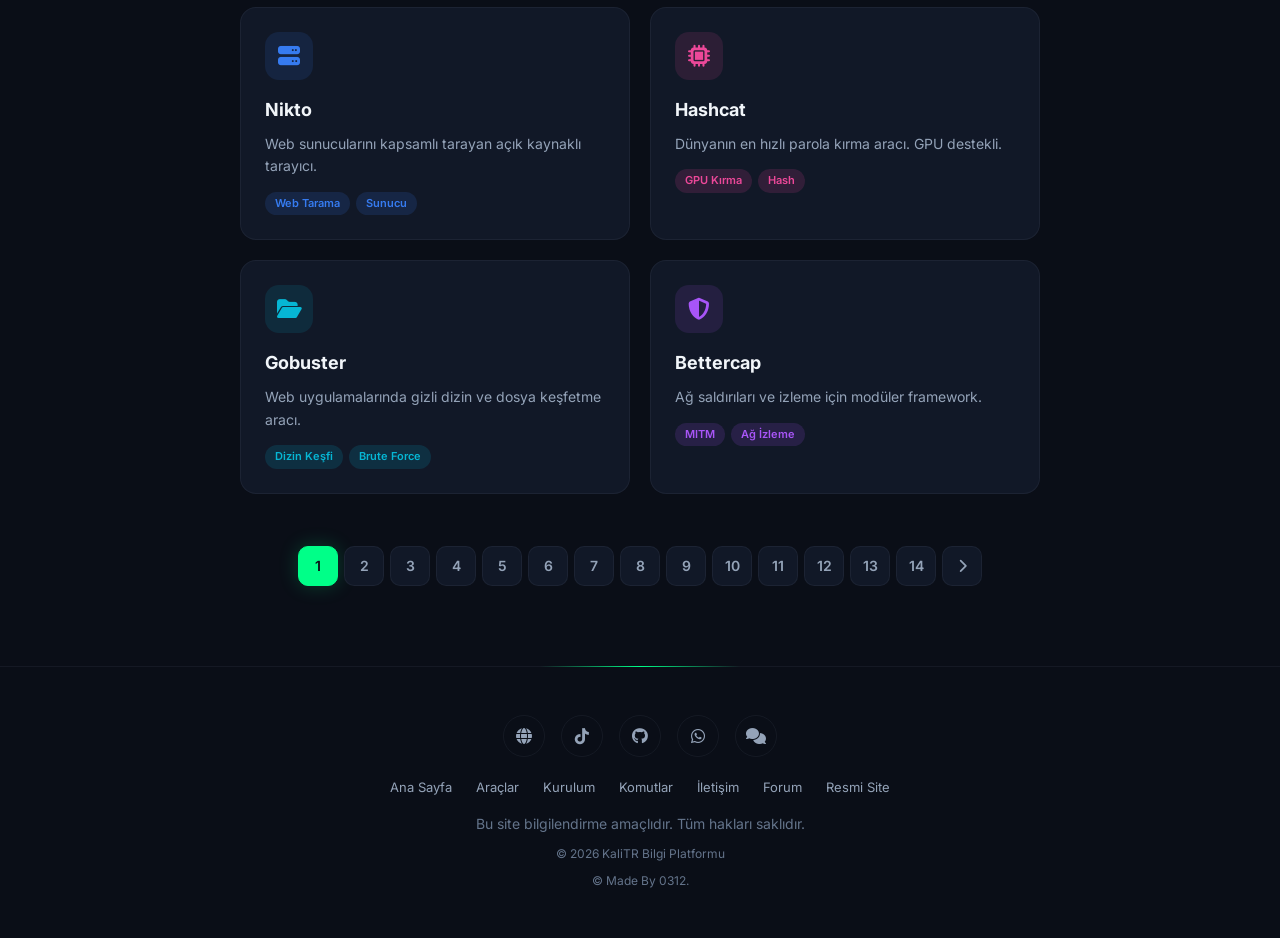
<file: pages/tools.html>
<!DOCTYPE html>
<html lang="tr">
<head>
  <meta charset="UTF-8" />
  <meta name="viewport" content="width=device-width, initial-scale=1.0" />
  <title>Araçlar - KaliTR</title>
  <link rel="preconnect" href="https://fonts.googleapis.com" />
  <link href="https://fonts.googleapis.com/css2?family=Inter:wght@300;400;500;600;700;800;900&family=JetBrains+Mono:wght@400;500;700&display=swap" rel="stylesheet" />
  <link rel="stylesheet" href="https://cdnjs.cloudflare.com/ajax/libs/font-awesome/6.5.0/css/all.min.css" />
  <link rel="stylesheet" href="../css/style.css" />
</head>
<body>
  <nav id="navbar">
    <a href="../index.html" class="nav-logo">
      <i class="fas fa-dragon"></i> <span>KaliTR</span>
    </a>
    <button class="nav-toggle" id="navToggle" aria-label="Menü">
      <i class="fas fa-bars"></i>
    </button>
    <ul class="nav-links">
      <li><a href="../index.html">Ana Sayfa</a></li>
      <li><a href="tools.html" class="active">Araçlar</a></li>
      <li><a href="installation.html">Kurulum</a></li>
      <li><a href="commands.html">Komutlar</a></li>
      <li><a href="contact.html">İletişim</a></li>
      <li><a href="https://www.kali.org" target="_blank">Resmi Site</a></li>
      <li><button id="themeToggle" class="theme-toggle" aria-label="Tema Değiştir"><i class="fas fa-sun"></i></button></li>
    </ul>
  </nav>

  <div class="page-header">
    <div class="page-header-bg">
      <div class="gradient-orb"></div>
      <div class="gradient-orb"></div>
      <div class="page-header-grid"></div>
    </div>
    <div class="page-header-content">
      <div class="breadcrumb">
        <a href="../index.html">Ana Sayfa</a>
        <i class="fas fa-chevron-right" style="font-size:10px"></i>
        <span>Araçlar</span>
      </div>
      <h1><i class="fas fa-tools"></i> Kali Linux Araçları</h1>
      <p>700'den fazla güvenlik aracı arasından 155+ popüler aracı keşfedin.</p>
    </div>
  </div>

  <section>
    <div class="search-box">
      <i class="fas fa-search"></i>
      <input type="text" id="searchInput" placeholder="Araç adı ile ara..." />
    </div>

    <div class="filter-bar" id="filterBar">
      <button class="filter-btn active" data-filter="all">Tümü</button>
      <button class="filter-btn" data-filter="bilgi">Bilgi Toplama</button>
      <button class="filter-btn" data-filter="vulnerability">Zafiyet Analizi</button>
      <button class="filter-btn" data-filter="exploit">Sömürü</button>
      <button class="filter-btn" data-filter="password">Parola</button>
      <button class="filter-btn" data-filter="wireless">Kablosuz</button>
      <button class="filter-btn" data-filter="web">Web</button>
      <button class="filter-btn" data-filter="forensic">Adli Bilişim</button>
    </div>

    <div class="tools-grid" id="toolsGrid"></div>
  </section>

  <footer>
    <div class="footer-socials">
      <a href="https://www.kali.org" target="_blank" aria-label="Website"><i class="fas fa-globe"></i></a>
      <a href="https://www.tiktok.com/@atlas.0312" target="_blank" aria-label="TikTok"><i class="fab fa-tiktok"></i></a>
      <a href="https://github.com/em1rhan-0312" target="_blank" aria-label="GitHub"><i class="fab fa-github"></i></a>
      <a href="https://whatsapp.com/channel/0029Vb7aKWbL2ATxiYt8e52f" target="_blank" aria-label="WhatsApp"><i class="fab fa-whatsapp"></i></a>
      <a href="https://kalitr.boards.net/" target="_blank" aria-label="Forum"><i class="fas fa-comments"></i></a>
    </div>
    <div class="footer-links">
      <a href="../index.html">Ana Sayfa</a>
      <a href="tools.html">Araçlar</a>
      <a href="installation.html">Kurulum</a>
      <a href="commands.html">Komutlar</a>
      <a href="contact.html">İletişim</a>
      <a href="https://kalitr.boards.net/" target="_blank">Forum</a>
      <a href="https://www.kali.org" target="_blank">Resmi Site</a>
    </div>
    <p>Bu site bilgilendirme amaçlıdır. Tüm hakları saklıdır.</p>
    <p style="margin-top:8px;font-size:12px">&copy; 2026 KaliTR Bilgi Platformu</p>
    <p style="margin-top:8px;font-size:12px">&copy; Made By 0312.</p>
  </footer>

  <script src="../js/main.js"></script>
  <script>
    setToolsBasePath('tool-detail.html');
    const grid = document.getElementById('toolsGrid');
    const searchInput = document.getElementById('searchInput');
    const filterBtns = document.querySelectorAll('.filter-btn');
    let currentFilter = 'all';
    let currentPage = 1;
    let currentData = [];

    function filterAndRender(page) {
      page = page || 1;
      currentPage = page;
      const query = searchInput.value.toLowerCase().trim();
      let data = getToolsByCategory(currentFilter);
      if (query) {
        data = data.filter(t =>
          t.name.toLowerCase().includes(query) ||
          t.desc.toLowerCase().includes(query) ||
          t.tags.some(tag => tag.toLowerCase().includes(query))
        );
      }
      currentData = data;

      renderTools(grid, data, page);

      if (data.length === 0) {
        grid.innerHTML = '<div style="grid-column:1/-1;text-align:center;padding:60px 20px;color:var(--text-dim)"><i class="fas fa-search" style="font-size:40px;margin-bottom:16px;display:block;color:var(--text-muted)"></i><p style="font-size:18px;font-weight:600;margin-bottom:8px;color:var(--text)">Araç bulunamadı</p><p>Farklı bir arama terimi deneyin veya filtreyi değiştirin.</p></div>';
      }

      grid.querySelectorAll('.page-btn').forEach(btn => {
        btn.addEventListener('click', () => {
          const p = parseInt(btn.dataset.page);
          filterAndRender(p);
          grid.scrollIntoView({ behavior: 'smooth', block: 'start' });
        });
      });
    }

    filterBtns.forEach(btn => {
      btn.addEventListener('click', () => {
        filterBtns.forEach(b => b.classList.remove('active'));
        btn.classList.add('active');
        currentFilter = btn.dataset.filter;
        filterAndRender(1);
      });
    });

    searchInput.addEventListener('input', () => filterAndRender(1));

    const params = new URLSearchParams(window.location.search);
    const catParam = params.get('cat');
    if (catParam) {
      filterBtns.forEach(btn => {
        if (btn.dataset.filter === catParam) btn.click();
      });
    } else {
      filterAndRender(1);
    }
  </script>
</body>
</html>
</file>
<file: css/style.css>
* {
  margin: 0;
  padding: 0;
  box-sizing: border-box;
}

:root {
  --bg: #0a0e17;
  --bg-card: #111827;
  --bg-card-hover: #1a2332;
  --primary: #00ff88;
  --primary-dim: rgba(0, 255, 136, 0.15);
  --accent: #367bf0;
  --accent-dim: rgba(54, 123, 240, 0.15);
  --red: #ef4444;
  --orange: #f59e0b;
  --purple: #a855f7;
  --cyan: #06b6d4;
  --pink: #ec4899;
  --text: #f1f5f9;
  --text-dim: #94a3b8;
  --text-muted: #64748b;
  --border: rgba(148, 163, 184, 0.08);
  --radius: 16px;
  --radius-sm: 10px;
  --shadow: 0 8px 32px rgba(0, 0, 0, 0.4);
  --transition: 0.3s;
  --glass-bg: rgba(17, 24, 39, 0.6);
  --glass-border: rgba(148, 163, 184, 0.1);
}

html { scroll-behavior: smooth; }

body {
  font-family: 'Inter', sans-serif;
  background: var(--bg);
  color: var(--text);
  line-height: 1.6;
  overflow-x: hidden;
  min-height: 100vh;
  display: flex;
  flex-direction: column;
  opacity: 0;
  animation: pageFadeIn 0.5s ease forwards;
}

@keyframes pageFadeIn {
  to { opacity: 1; }
}

main { flex: 1; }

::selection { background: var(--primary); color: var(--bg); }

::-webkit-scrollbar { width: 8px; }
::-webkit-scrollbar-track { background: var(--bg); }
::-webkit-scrollbar-thumb { background: var(--text-muted); border-radius: 4px; }
::-webkit-scrollbar-thumb:hover { background: var(--text-dim); }

/* ─── GLASSMORPHISM ─── */
.glass {
  background: var(--glass-bg);
  backdrop-filter: blur(20px);
  -webkit-backdrop-filter: blur(20px);
  border: 1px solid var(--glass-border);
}

/* ─── NAVBAR ─── */
nav {
  position: fixed;
  top: 0; left: 0; right: 0;
  z-index: 1000;
  padding: 16px 40px;
  display: flex;
  align-items: center;
  justify-content: space-between;
  background: rgba(10, 14, 23, 0.8);
  backdrop-filter: blur(24px);
  -webkit-backdrop-filter: blur(24px);
  border-bottom: 1px solid var(--border);
  transition: var(--transition);
}

nav.scrolled {
  background: rgba(10, 14, 23, 0.95);
  box-shadow: 0 4px 30px rgba(0, 0, 0, 0.5);
}

.nav-logo {
  display: flex;
  align-items: center;
  gap: 12px;
  text-decoration: none;
  font-weight: 800;
  font-size: 20px;
  color: var(--text);
}

.nav-logo i { font-size: 28px; color: var(--primary); transition: transform 0.5s ease; }
.nav-logo:hover i { transform: rotate(15deg) scale(1.1); }
.nav-logo span { color: var(--primary); }

.nav-links {
  display: flex;
  gap: 6px;
  list-style: none;
  align-items: center;
}

.nav-links a {
  text-decoration: none;
  color: var(--text-dim);
  font-size: 13px;
  font-weight: 500;
  transition: var(--transition);
  padding: 8px 14px;
  border-radius: 8px;
  position: relative;
}

.nav-links a:hover { color: var(--text); background: rgba(255,255,255,0.04); }
.nav-links a.active { color: var(--primary); background: var(--primary-dim); }

.nav-toggle {
  display: none;
  background: none;
  border: none;
  color: var(--text);
  font-size: 24px;
  cursor: pointer;
  padding: 4px;
  transition: var(--transition);
}

.nav-toggle:hover { color: var(--primary); }

/* ─── BACK TO TOP ─── */
.back-to-top {
  position: fixed;
  bottom: 24px;
  right: 24px;
  width: 44px;
  height: 44px;
  border-radius: 50%;
  background: var(--bg-card);
  border: 1px solid var(--border);
  color: var(--text-dim);
  font-size: 18px;
  cursor: pointer;
  display: flex;
  align-items: center;
  justify-content: center;
  z-index: 999;
  opacity: 0;
  transform: translateY(20px);
  transition: 0.4s cubic-bezier(0.34, 1.56, 0.64, 1);
  pointer-events: none;
}

.back-to-top.visible {
  opacity: 1;
  transform: translateY(0);
  pointer-events: auto;
}

.back-to-top:hover {
  background: var(--primary);
  color: var(--bg);
  border-color: var(--primary);
  box-shadow: 0 0 30px rgba(0, 255, 136, 0.2);
  transform: translateY(-3px);
}

/* ─── PAGE HEADER ─── */
.page-header {
  padding: 140px 24px 60px;
  text-align: center;
  position: relative;
  overflow: hidden;
}

.page-header-bg {
  position: absolute;
  inset: 0;
  z-index: 0;
}

.page-header-bg .gradient-orb {
  position: absolute;
  border-radius: 50%;
  filter: blur(120px);
  opacity: 0.3;
  animation: headerOrbFloat 8s ease-in-out infinite;
}

@keyframes headerOrbFloat {
  0%, 100% { transform: translateY(0) scale(1); }
  50% { transform: translateY(-20px) scale(1.05); }
}

.page-header-bg .gradient-orb:nth-child(1) {
  width: min(500px, 70vw); height: min(500px, 70vw);
  background: var(--primary);
  top: -20%; left: -10%;
}
.page-header-bg .gradient-orb:nth-child(2) {
  width: min(400px, 60vw); height: min(400px, 60vw);
  background: var(--accent);
  bottom: -15%; right: -10%;
  animation-delay: -3s;
}

.page-header-grid {
  position: absolute;
  inset: 0;
  background-image:
    linear-gradient(var(--border) 1px, transparent 1px),
    linear-gradient(90deg, var(--border) 1px, transparent 1px);
  background-size: 60px 60px;
  mask-image: radial-gradient(ellipse at center, black 30%, transparent 70%);
  -webkit-mask-image: radial-gradient(ellipse at center, black 30%, transparent 70%);
}

.page-header-content {
  position: relative;
  z-index: 1;
}

.page-header h1 {
  font-size: clamp(32px, 5vw, 56px);
  font-weight: 900;
  margin-bottom: 12px;
  letter-spacing: -0.03em;
}

.page-header h1 i { color: var(--primary); margin-right: 12px; }

.page-header p {
  color: var(--text-dim);
  font-size: 16px;
  max-width: 520px;
  margin: 0 auto;
}

.page-header .breadcrumb {
  display: flex;
  justify-content: center;
  gap: 8px;
  align-items: center;
  margin-bottom: 20px;
  font-size: 14px;
  color: var(--text-muted);
}

.page-header .breadcrumb a {
  color: var(--text-dim);
  text-decoration: none;
  transition: var(--transition);
}

.page-header .breadcrumb a:hover { color: var(--primary); }
.page-header .breadcrumb span { color: var(--primary); }

/* ─── BUTTONS ─── */
.btn {
  display: inline-flex;
  align-items: center;
  gap: 8px;
  padding: 14px 32px;
  border-radius: 50px;
  font-weight: 600;
  font-size: 15px;
  text-decoration: none;
  transition: all 0.3s cubic-bezier(0.34, 1.56, 0.64, 1);
  cursor: pointer;
  border: none;
  font-family: 'Inter', sans-serif;
  position: relative;
  overflow: hidden;
}

.btn-primary {
  background: var(--primary);
  color: var(--bg);
}
.btn-primary:hover {
  box-shadow: 0 0 40px rgba(0, 255, 136, 0.3);
  transform: translateY(-2px) scale(1.02);
  color: var(--bg);
}

.btn-outline {
  background: transparent;
  color: var(--text);
  border: 1px solid var(--border);
}
.btn-outline:hover {
  border-color: var(--text-dim);
  background: rgba(255, 255, 255, 0.05);
  transform: translateY(-2px);
}

.btn-sm {
  padding: 10px 20px;
  font-size: 13px;
}

/* ─── SECTION ─── */
section { padding: 80px 24px; max-width: 1200px; margin: 0 auto; }

.section-header {
  text-align: center;
  margin-bottom: 48px;
}

.section-header h2 {
  font-size: clamp(26px, 3.5vw, 38px);
  font-weight: 800;
  margin-bottom: 12px;
}

.section-header h2 i { color: var(--primary); margin-right: 10px; }

.section-header p {
  color: var(--text-dim);
  font-size: 16px;
  max-width: 520px;
  margin: 0 auto;
}

/* ─── TOOL CARDS ─── */
.tools-grid {
  display: grid;
  grid-template-columns: repeat(auto-fill, minmax(300px, 1fr));
  gap: 20px;
}

.tool-card {
  background: var(--bg-card);
  border-radius: var(--radius);
  border: 1px solid var(--border);
  padding: 24px;
  transition: all 0.4s cubic-bezier(0.34, 1.56, 0.64, 1);
  position: relative;
  overflow: hidden;
  cursor: pointer;
  text-decoration: none;
  color: var(--text);
  display: block;
}

.tool-card::before {
  content: '';
  position: absolute;
  top: 0; left: 0; right: 0;
  height: 3px;
  background: linear-gradient(90deg, var(--primary), var(--accent));
  opacity: 0;
  transition: 0.4s;
}

.tool-card::after {
  content: '';
  position: absolute;
  inset: 0;
  border-radius: var(--radius);
  background: linear-gradient(135deg, transparent 60%, rgba(0, 255, 136, 0.03));
  pointer-events: none;
  opacity: 0;
  transition: 0.4s;
}

.tool-card:hover {
  transform: translateY(-6px);
  border-color: rgba(148, 163, 184, 0.2);
  background: var(--bg-card-hover);
  box-shadow: 0 16px 48px rgba(0, 0, 0, 0.4);
  color: var(--text);
}

.tool-card:hover::before { opacity: 1; }
.tool-card:hover::after { opacity: 1; }

.tool-card .card-icon {
  width: 48px; height: 48px;
  border-radius: 14px;
  display: flex;
  align-items: center;
  justify-content: center;
  font-size: 22px;
  margin-bottom: 16px;
  transition: all 0.4s cubic-bezier(0.34, 1.56, 0.64, 1);
}

.tool-card:hover .card-icon {
  transform: scale(1.15) rotate(-8deg) translateY(-2px);
}

.tool-card h3 {
  font-size: 18px;
  font-weight: 700;
  margin-bottom: 8px;
}

.tool-card p {
  font-size: 14px;
  color: var(--text-dim);
  line-height: 1.6;
}

.tool-card .tags {
  display: flex;
  gap: 6px;
  flex-wrap: wrap;
  margin-top: 14px;
}

.tool-card .tag {
  padding: 3px 10px;
  border-radius: 50px;
  font-size: 11px;
  font-weight: 600;
  background: var(--primary-dim);
  color: var(--primary);
}

.tool-card .tag.blue { background: var(--accent-dim); color: var(--accent); }
.tool-card .tag.purple { background: rgba(168, 85, 247, 0.15); color: var(--purple); }
.tool-card .tag.orange { background: rgba(245, 158, 11, 0.15); color: var(--orange); }
.tool-card .tag.red { background: rgba(239, 68, 68, 0.15); color: var(--red); }
.tool-card .tag.cyan { background: rgba(6, 182, 212, 0.15); color: var(--cyan); }
.tool-card .tag.pink { background: rgba(236, 72, 153, 0.15); color: var(--pink); }

/* ─── FILTER ─── */
.filter-bar {
  display: flex;
  gap: 8px;
  justify-content: center;
  flex-wrap: wrap;
  margin-bottom: 32px;
}

.filter-btn {
  padding: 8px 18px;
  border-radius: 50px;
  border: 1px solid var(--border);
  background: transparent;
  color: var(--text-dim);
  font-size: 13px;
  font-weight: 500;
  cursor: pointer;
  transition: all 0.3s cubic-bezier(0.34, 1.56, 0.64, 1);
  font-family: 'Inter', sans-serif;
}

.filter-btn:hover {
  border-color: var(--text-muted);
  color: var(--text);
  transform: translateY(-1px);
}

.filter-btn.active {
  background: var(--primary);
  color: var(--bg);
  border-color: var(--primary);
  font-weight: 600;
  box-shadow: 0 0 20px rgba(0, 255, 136, 0.15);
}

/* ─── SEARCH ─── */
.search-box {
  max-width: 480px;
  margin: 0 auto 32px;
  position: relative;
}

.search-box i {
  position: absolute;
  left: 16px;
  top: 50%;
  transform: translateY(-50%);
  color: var(--text-muted);
  font-size: 16px;
  pointer-events: none;
  transition: var(--transition);
}

.search-box:focus-within i { color: var(--primary); }

.search-box input {
  width: 100%;
  padding: 14px 16px 14px 46px;
  border-radius: 50px;
  border: 1px solid var(--border);
  background: var(--bg-card);
  color: var(--text);
  font-size: 14px;
  font-family: 'Inter', sans-serif;
  transition: var(--transition);
  outline: none;
}

.search-box input:focus {
  border-color: var(--primary);
  box-shadow: 0 0 20px rgba(0, 255, 136, 0.1);
}

.search-box input::placeholder { color: var(--text-muted); }

/* ─── RESULT COUNT ─── */
.result-count {
  text-align: center;
  font-size: 14px;
  color: var(--text-muted);
  margin-bottom: 20px;
}

.result-count strong { color: var(--text); }

/* ─── FOOTER ─── */
footer {
  text-align: center;
  padding: 48px 24px;
  border-top: 1px solid var(--border);
  color: var(--text-muted);
  font-size: 14px;
  margin-top: auto;
  position: relative;
}

footer::before {
  content: '';
  position: absolute;
  top: -1px;
  left: 50%;
  transform: translateX(-50%);
  width: 200px;
  height: 1px;
  background: linear-gradient(90deg, transparent, var(--primary), transparent);
}

footer a { color: var(--primary); text-decoration: none; }

footer .footer-socials {
  display: flex;
  justify-content: center;
  gap: 16px;
  margin-bottom: 20px;
}

footer .footer-socials a {
  width: 42px; height: 42px;
  border-radius: 50%;
  border: 1px solid var(--border);
  display: flex;
  align-items: center;
  justify-content: center;
  color: var(--text-dim);
  font-size: 16px;
  transition: all 0.3s cubic-bezier(0.34, 1.56, 0.64, 1);
}

footer .footer-socials a:hover {
  border-color: var(--primary);
  color: var(--primary);
  transform: translateY(-3px);
  box-shadow: 0 0 20px rgba(0, 255, 136, 0.1);
}

footer .footer-links {
  display: flex;
  justify-content: center;
  gap: 24px;
  margin-bottom: 16px;
  flex-wrap: wrap;
}

footer .footer-links a {
  color: var(--text-dim);
  font-size: 13px;
  transition: var(--transition);
}

footer .footer-links a:hover { color: var(--primary); }

/* ─── TOOL DETAIL ─── */
.tool-detail {
  padding: 120px 24px 60px;
  max-width: 1000px;
  margin: 0 auto;
}

.tool-detail-header {
  display: flex;
  gap: 24px;
  align-items: flex-start;
  margin-bottom: 40px;
  flex-wrap: wrap;
}

.tool-detail-header .detail-icon {
  width: 72px; height: 72px;
  border-radius: 20px;
  display: flex;
  align-items: center;
  justify-content: center;
  font-size: 32px;
  flex-shrink: 0;
  transition: transform 0.4s ease;
}

.tool-detail-header .detail-icon:hover { transform: scale(1.1) rotate(-5deg); }

.tool-detail-header .detail-info h1 {
  font-size: 32px;
  font-weight: 800;
  margin-bottom: 8px;
}

.tool-detail-header .detail-info .detail-tags {
  display: flex;
  gap: 8px;
  flex-wrap: wrap;
}

.tool-detail-body h2 {
  font-size: 22px;
  font-weight: 700;
  margin: 36px 0 16px;
  display: flex;
  align-items: center;
  gap: 10px;
}

.tool-detail-body h2 i { color: var(--primary); }

.tool-detail-body p, .tool-detail-body li {
  color: var(--text-dim);
  line-height: 1.8;
}

.tool-detail-body ul {
  list-style: none;
  padding: 0;
}

.tool-detail-body ul li {
  padding: 8px 0 8px 24px;
  position: relative;
}

.tool-detail-body ul li::before {
  content: '▸';
  position: absolute;
  left: 0;
  color: var(--primary);
}

.code-block {
  background: #0d1117;
  border: 1px solid var(--border);
  border-radius: var(--radius-sm);
  margin: 16px 0;
  overflow: hidden;
  position: relative;
  transition: var(--transition);
}

.code-block .code-header {
  display: flex;
  align-items: center;
  gap: 8px;
  padding: 10px 16px;
  background: #161b22;
  border-bottom: 1px solid var(--border);
  font-size: 12px;
  color: var(--text-muted);
  font-family: 'JetBrains Mono', monospace;
}

.code-block .code-header .dot {
  width: 10px; height: 10px;
  border-radius: 50%;
  background: #ef4444;
}

.code-block .code-header .dot:nth-child(2) { background: #f59e0b; }
.code-block .code-header .dot:nth-child(3) { background: #22c55e; }

.code-block .code-header .lang {
  margin-left: auto;
  text-transform: uppercase;
  letter-spacing: 0.05em;
  font-size: 11px;
}

.code-block pre {
  padding: 20px;
  overflow-x: auto;
  font-family: 'JetBrains Mono', monospace;
  font-size: 13.5px;
  line-height: 1.7;
  color: var(--text);
  margin: 0;
}

.copy-btn {
  position: absolute;
  top: 8px;
  right: 8px;
  width: 32px;
  height: 32px;
  border-radius: 6px;
  border: 1px solid var(--border);
  background: rgba(13, 17, 23, 0.8);
  color: var(--text-muted);
  cursor: pointer;
  display: flex;
  align-items: center;
  justify-content: center;
  font-size: 14px;
  transition: var(--transition);
  opacity: 0;
}

.code-block:hover .copy-btn { opacity: 1; }

.copy-btn:hover {
  background: var(--primary);
  color: var(--bg);
  border-color: var(--primary);
}

.copy-btn.copied {
  background: var(--primary);
  color: var(--bg);
  border-color: var(--primary);
}

.code-block code .prompt { color: var(--primary); }
.code-block code .comment { color: var(--text-muted); font-style: italic; }
.code-block code .output { color: var(--text-dim); }
.code-block code .highlight { color: var(--cyan); }

.info-box {
  display: flex;
  gap: 16px;
  padding: 20px;
  border-radius: var(--radius-sm);
  margin: 20px 0;
  align-items: flex-start;
  transition: var(--transition);
}

.info-box:hover { transform: translateX(4px); }

.info-box i {
  font-size: 20px;
  margin-top: 2px;
  flex-shrink: 0;
}

.info-box.info {
  background: var(--accent-dim);
  border: 1px solid rgba(54, 123, 240, 0.2);
}
.info-box.info i { color: var(--accent); }

.info-box.warning {
  background: rgba(245, 158, 11, 0.1);
  border: 1px solid rgba(245, 158, 11, 0.2);
}
.info-box.warning i { color: var(--orange); }

.info-box.success {
  background: var(--primary-dim);
  border: 1px solid rgba(0, 255, 136, 0.2);
}
.info-box.success i { color: var(--primary); }

.info-box p { font-size: 14px; color: var(--text-dim); }
.info-box strong { color: var(--text); }

/* ─── CONTACT ─── */
.contact-grid {
  display: grid;
  grid-template-columns: 1fr 1.2fr;
  gap: 48px;
  align-items: start;
}

.contact-info h2 {
  font-size: 28px;
  font-weight: 800;
  margin-bottom: 12px;
}

.contact-info > p {
  color: var(--text-dim);
  margin-bottom: 32px;
}

.contact-methods {
  display: flex;
  flex-direction: column;
  gap: 16px;
}

.contact-method {
  display: flex;
  gap: 16px;
  align-items: flex-start;
  padding: 20px;
  background: var(--bg-card);
  border-radius: var(--radius-sm);
  border: 1px solid var(--border);
  transition: all 0.3s cubic-bezier(0.34, 1.56, 0.64, 1);
}

.contact-method:hover {
  border-color: var(--primary-dim);
  transform: translateX(6px);
  box-shadow: 0 4px 16px rgba(0, 0, 0, 0.2);
}

.contact-method .cm-icon {
  width: 44px; height: 44px;
  border-radius: 12px;
  display: flex;
  align-items: center;
  justify-content: center;
  font-size: 18px;
  flex-shrink: 0;
  background: var(--primary-dim);
  color: var(--primary);
}

.contact-method h4 {
  font-size: 15px;
  font-weight: 600;
  margin-bottom: 4px;
}

.contact-method p {
  font-size: 13px;
  color: var(--text-dim);
}

.contact-form {
  background: var(--bg-card);
  border-radius: var(--radius);
  border: 1px solid var(--border);
  padding: 36px;
  transition: var(--transition);
}

.contact-form:hover {
  border-color: rgba(148, 163, 184, 0.15);
}

.contact-form .form-group {
  margin-bottom: 20px;
}

.contact-form label {
  display: block;
  font-size: 13px;
  font-weight: 600;
  margin-bottom: 6px;
  color: var(--text-dim);
}

.contact-form .form-error {
  font-size: 12px;
  color: var(--red);
  margin-top: 4px;
  display: none;
}

.contact-form .form-group.has-error input,
.contact-form .form-group.has-error textarea {
  border-color: var(--red);
}

.contact-form .form-group.has-error .form-error {
  display: block;
}

.contact-form input,
.contact-form textarea,
.contact-form select {
  width: 100%;
  padding: 12px 16px;
  border-radius: var(--radius-sm);
  border: 1px solid var(--border);
  background: var(--bg);
  color: var(--text);
  font-size: 14px;
  font-family: 'Inter', sans-serif;
  transition: var(--transition);
  outline: none;
}

.contact-form input:focus,
.contact-form textarea:focus,
.contact-form select:focus {
  border-color: var(--primary);
  box-shadow: 0 0 20px rgba(0, 255, 136, 0.1);
}

.contact-form textarea {
  resize: vertical;
  min-height: 120px;
}

.contact-form input::placeholder,
.contact-form textarea::placeholder {
  color: var(--text-muted);
}

.form-row {
  display: grid;
  grid-template-columns: 1fr 1fr;
  gap: 16px;
}

/* ─── TOAST ─── */
.toast {
  position: fixed;
  bottom: 24px;
  right: 24px;
  background: var(--primary);
  color: var(--bg);
  padding: 14px 24px;
  border-radius: var(--radius-sm);
  font-weight: 600;
  font-size: 14px;
  z-index: 2000;
  opacity: 0;
  transform: translateY(20px);
  transition: 0.4s cubic-bezier(0.34, 1.56, 0.64, 1);
  pointer-events: none;
  box-shadow: 0 8px 32px rgba(0, 255, 136, 0.3);
}

.toast.show {
  opacity: 1;
  transform: translateY(0);
}

.toast.error {
  background: var(--red);
  box-shadow: 0 8px 32px rgba(239, 68, 68, 0.3);
}

/* ─── INSTALLATION PAGE ─── */
.steps-grid {
  display: flex;
  flex-direction: column;
  gap: 24px;
  max-width: 800px;
  margin: 0 auto;
}

.step-card {
  display: flex;
  gap: 20px;
  padding: 28px;
  background: var(--bg-card);
  border-radius: var(--radius);
  border: 1px solid var(--border);
  position: relative;
  transition: all 0.4s cubic-bezier(0.34, 1.56, 0.64, 1);
}

.step-card:hover {
  border-color: rgba(148, 163, 184, 0.15);
  transform: translateX(8px);
  box-shadow: 0 8px 32px rgba(0, 0, 0, 0.2);
}

.step-number {
  width: 48px;
  height: 48px;
  min-width: 48px;
  border-radius: 50%;
  background: var(--primary-dim);
  color: var(--primary);
  font-size: 20px;
  font-weight: 800;
  display: flex;
  align-items: center;
  justify-content: center;
  font-family: 'JetBrains Mono', monospace;
  transition: var(--transition);
}

.step-card:hover .step-number {
  transform: scale(1.1);
  box-shadow: 0 0 20px rgba(0, 255, 136, 0.2);
}

.step-content h3 {
  font-size: 18px;
  font-weight: 700;
  margin-bottom: 8px;
}

.step-content p {
  color: var(--text-dim);
  font-size: 14px;
  line-height: 1.7;
}

.system-req {
  display: grid;
  grid-template-columns: repeat(auto-fill, minmax(220px, 1fr));
  gap: 16px;
  margin: 24px 0;
}

.req-item {
  display: flex;
  align-items: center;
  gap: 14px;
  padding: 16px 20px;
  background: var(--bg-card);
  border-radius: var(--radius-sm);
  border: 1px solid var(--border);
  transition: var(--transition);
}

.req-item:hover {
  border-color: var(--primary-dim);
  transform: translateY(-2px);
}

.req-item i {
  font-size: 20px;
  color: var(--primary);
  width: 24px;
  text-align: center;
}

.req-item .req-text strong {
  display: block;
  font-size: 14px;
}

.req-item .req-text span {
  font-size: 12px;
  color: var(--text-muted);
}

.download-cards {
  display: grid;
  grid-template-columns: repeat(auto-fill, minmax(250px, 1fr));
  gap: 20px;
  margin: 24px 0;
}

.download-card {
  padding: 28px;
  background: var(--bg-card);
  border-radius: var(--radius);
  border: 1px solid var(--border);
  text-align: center;
  transition: all 0.4s cubic-bezier(0.34, 1.56, 0.64, 1);
  text-decoration: none;
  color: var(--text);
}

.download-card:hover {
  transform: translateY(-6px);
  border-color: var(--primary);
  box-shadow: 0 16px 48px rgba(0, 0, 0, 0.3);
}

.download-card i {
  font-size: 36px;
  color: var(--primary);
  margin-bottom: 16px;
  transition: var(--transition);
}

.download-card:hover i {
  transform: scale(1.15);
}

.download-card h3 {
  font-size: 16px;
  font-weight: 700;
  margin-bottom: 6px;
}

.download-card p {
  font-size: 13px;
  color: var(--text-dim);
}

.download-card .badge {
  display: inline-block;
  padding: 4px 12px;
  border-radius: 50px;
  font-size: 11px;
  font-weight: 600;
  background: var(--primary-dim);
  color: var(--primary);
  margin-top: 12px;
}

/* ─── COMMANDS PAGE ─── */
.commands-table-wrapper {
  overflow-x: auto;
  border-radius: var(--radius);
  border: 1px solid var(--border);
  background: var(--bg-card);
}

.commands-table {
  width: 100%;
  border-collapse: collapse;
  font-size: 14px;
}

.commands-table thead {
  background: #161b22;
}

.commands-table th {
  text-align: left;
  padding: 14px 20px;
  font-size: 12px;
  font-weight: 700;
  text-transform: uppercase;
  letter-spacing: 0.05em;
  color: var(--text-muted);
  border-bottom: 1px solid var(--border);
}

.commands-table td {
  padding: 14px 20px;
  border-bottom: 1px solid var(--border);
  color: var(--text-dim);
}

.commands-table tr:last-child td {
  border-bottom: none;
}

.commands-table tr:hover td {
  background: rgba(255, 255, 255, 0.02);
}

.commands-table code {
  font-family: 'JetBrains Mono', monospace;
  font-size: 13px;
  color: var(--cyan);
  background: rgba(6, 182, 212, 0.08);
  padding: 3px 10px;
  border-radius: 6px;
  white-space: nowrap;
}

.commands-table .cmd-tag {
  display: inline-block;
  padding: 2px 10px;
  border-radius: 50px;
  font-size: 11px;
  font-weight: 600;
}

.commands-table .cmd-tag.network { background: var(--primary-dim); color: var(--primary); }
.commands-table .cmd-tag.system { background: var(--accent-dim); color: var(--accent); }
.commands-table .cmd-tag.file { background: rgba(245, 158, 11, 0.12); color: var(--orange); }
.commands-table .cmd-tag.process { background: rgba(239, 68, 68, 0.12); color: var(--red); }
.commands-table .cmd-tag.package { background: rgba(168, 85, 247, 0.12); color: var(--purple); }
.commands-table .cmd-tag.permission { background: rgba(6, 182, 212, 0.12); color: var(--cyan); }
.commands-table .cmd-tag.disk { background: rgba(236, 72, 153, 0.12); color: var(--pink); }

/* ─── SKELETON LOADING ─── */
.skeleton {
  background: linear-gradient(90deg, var(--bg-card) 25%, var(--bg-card-hover) 50%, var(--bg-card) 75%);
  background-size: 200% 100%;
  animation: shimmer 1.5s ease-in-out infinite;
  border-radius: 8px;
}

@keyframes shimmer {
  0% { background-position: 200% 0; }
  100% { background-position: -200% 0; }
}

.skeleton-card {
  padding: 24px;
  background: var(--bg-card);
  border-radius: var(--radius);
  border: 1px solid var(--border);
}

.skeleton-icon {
  width: 48px; height: 48px;
  border-radius: 14px;
  margin-bottom: 16px;
}

.skeleton-line {
  height: 14px;
  margin-bottom: 10px;
  border-radius: 4px;
}

.skeleton-line:last-child {
  width: 60%;
}

/* ─── PAGINATION ─── */
.pagination {
  display: flex;
  justify-content: center;
  gap: 6px;
  margin-top: 32px;
  flex-wrap: wrap;
  grid-column: 1 / -1;
}

.page-btn {
  width: 40px;
  height: 40px;
  border-radius: 10px;
  border: 1px solid var(--border);
  background: var(--bg-card);
  color: var(--text-dim);
  font-size: 14px;
  font-weight: 600;
  cursor: pointer;
  display: flex;
  align-items: center;
  justify-content: center;
  transition: all 0.3s cubic-bezier(0.34, 1.56, 0.64, 1);
  font-family: 'Inter', sans-serif;
}

.page-btn:hover {
  border-color: var(--primary);
  color: var(--primary);
  background: var(--primary-dim);
  transform: translateY(-1px);
}

.page-btn.active {
  background: var(--primary);
  color: var(--bg);
  border-color: var(--primary);
  box-shadow: 0 0 20px rgba(0, 255, 136, 0.2);
}

/* ─── SCROLL REVEAL ─── */
.reveal {
  opacity: 0;
  transform: translateY(30px);
  transition: opacity 0.6s ease, transform 0.6s ease;
}

.reveal.visible {
  opacity: 1;
  transform: translateY(0);
}

/* ─── TOOLTIP ─── */
[data-tooltip] {
  position: relative;
}

[data-tooltip]::after {
  content: attr(data-tooltip);
  position: absolute;
  bottom: calc(100% + 8px);
  left: 50%;
  transform: translateX(-50%) scale(0.9);
  background: var(--bg-card);
  color: var(--text);
  padding: 6px 12px;
  border-radius: 6px;
  font-size: 12px;
  font-weight: 500;
  white-space: nowrap;
  border: 1px solid var(--border);
  opacity: 0;
  pointer-events: none;
  transition: 0.2s;
}

[data-tooltip]:hover::after {
  opacity: 1;
  transform: translateX(-50%) scale(1);
}

/* ─── TIMELINE ─── */
.timeline {
  position: relative;
  padding-left: 32px;
}

.timeline::before {
  content: '';
  position: absolute;
  left: 11px;
  top: 0;
  bottom: 0;
  width: 2px;
  background: var(--border);
}

.timeline-item {
  position: relative;
  padding-bottom: 32px;
}

.timeline-item:last-child {
  padding-bottom: 0;
}

.timeline-item::before {
  content: '';
  position: absolute;
  left: -26px;
  top: 4px;
  width: 12px;
  height: 12px;
  border-radius: 50%;
  background: var(--primary);
  border: 3px solid var(--bg);
  box-shadow: 0 0 0 2px var(--primary);
}

.timeline-item h4 {
  font-size: 15px;
  font-weight: 700;
  margin-bottom: 4px;
}

.timeline-item p {
  font-size: 13px;
  color: var(--text-dim);
}

/* ─── PAGE LOADER ─── */
.page-loader {
  position: fixed;
  inset: 0;
  z-index: 9999;
  background: var(--bg);
  display: flex;
  align-items: center;
  justify-content: center;
  transition: opacity 0.5s ease, visibility 0.5s ease;
}

.page-loader.loaded {
  opacity: 0;
  visibility: hidden;
  pointer-events: none;
}

.loader-spinner {
  width: 48px;
  height: 48px;
  border: 3px solid var(--border);
  border-top-color: var(--primary);
  border-radius: 50%;
  animation: spin 0.8s linear infinite;
}

@keyframes spin {
  to { transform: rotate(360deg); }
}

/* ─── TYPING CURSOR ─── */
.typing-cursor {
  color: var(--primary);
  animation: blink 0.7s step-end infinite;
  font-weight: 300;
}

@keyframes blink { 50% { opacity: 0; } }

/* ─── THEME TOGGLE ─── */
.theme-toggle {
  background: none;
  border: 1px solid var(--border);
  color: var(--text-dim);
  width: 40px;
  height: 40px;
  border-radius: 50%;
  cursor: pointer;
  font-size: 16px;
  display: flex;
  align-items: center;
  justify-content: center;
  transition: var(--transition);
}

.theme-toggle:hover {
  border-color: var(--primary);
  color: var(--primary);
  background: var(--primary-dim);
}

/* ─── LIGHT THEME ─── */
body.light-theme {
  --bg: #f8fafc;
  --bg-card: #ffffff;
  --bg-card-hover: #f1f5f9;
  --text: #1e293b;
  --text-dim: #475569;
  --text-muted: #94a3b8;
  --border: rgba(15, 23, 42, 0.08);
  --shadow: 0 8px 32px rgba(0, 0, 0, 0.08);
  --glass-bg: rgba(255, 255, 255, 0.7);
  --glass-border: rgba(15, 23, 42, 0.06);
}

body.light-theme nav {
  background: rgba(248, 250, 252, 0.85);
  border-bottom-color: rgba(15, 23, 42, 0.06);
}

body.light-theme nav.scrolled {
  background: rgba(248, 250, 252, 0.95);
}

body.light-theme .hero-bg::after {
  background:
    radial-gradient(circle at 20% 30%, rgba(0, 180, 100, 0.04) 0%, transparent 50%),
    radial-gradient(circle at 80% 70%, rgba(54, 123, 240, 0.04) 0%, transparent 50%);
}

body.light-theme .terminal-window {
  background: #1e293b;
}

body.light-theme ::-webkit-scrollbar-track { background: #f1f5f9; }
body.light-theme ::-webkit-scrollbar-thumb { background: #cbd5e1; }

body.light-theme .filter-btn {
  border-color: rgba(15, 23, 42, 0.12);
  color: var(--text-dim);
}

body.light-theme .filter-btn:hover {
  border-color: var(--text-muted);
}

body.light-theme .search-box input {
  background: #ffffff;
  border-color: rgba(15, 23, 42, 0.12);
}

body.light-theme footer {
  background: #f1f5f9;
}

body.light-theme .contact-method {
  background: #ffffff;
}

body.light-theme .step-card {
  background: #ffffff;
}

body.light-theme .req-item {
  background: #ffffff;
}

body.light-theme .download-card {
  background: #ffffff;
}

body.light-theme .tool-card {
  background: #ffffff;
}

body.light-theme .commands-table-wrapper {
  background: #ffffff;
}

body.light-theme .commands-table thead {
  background: #f1f5f9;
}

body.light-theme .code-block {
  background: #1e293b;
}

body.light-theme .back-to-top {
  background: #ffffff;
  border-color: rgba(15, 23, 42, 0.12);
}

body.light-theme .page-loader {
  background: #f8fafc;
}

/* ─── HERO SECTION ─── */
.hero {
  min-height: 100vh;
  display: flex;
  flex-direction: column;
  align-items: center;
  justify-content: center;
  text-align: center;
  padding: 120px 24px 80px;
  position: relative;
  overflow: hidden;
}

.hero-bg {
  position: absolute;
  inset: 0;
  z-index: 0;
  overflow: hidden;
}

.hero-bg::after {
  content: '';
  position: absolute;
  inset: 0;
  background:
    radial-gradient(circle at 20% 30%, rgba(0, 255, 136, 0.06) 0%, transparent 50%),
    radial-gradient(circle at 80% 70%, rgba(54, 123, 240, 0.06) 0%, transparent 50%),
    radial-gradient(circle at 50% 50%, rgba(168, 85, 247, 0.05) 0%, transparent 50%);
  z-index: 1;
  pointer-events: none;
}

.hero-bg .gradient-orb {
  position: absolute;
  border-radius: 50%;
  filter: blur(100px);
  opacity: 0.55;
  animation: float 7s ease-in-out infinite;
  will-change: transform;
}

.hero-bg .gradient-orb:nth-child(1) {
  width: min(650px, 85vw); height: min(650px, 85vw);
  background: radial-gradient(circle, var(--primary), rgba(0, 255, 136, 0.2));
  top: -25%; left: -15%;
  animation-delay: 0s;
}
.hero-bg .gradient-orb:nth-child(2) {
  width: min(550px, 75vw); height: min(550px, 75vw);
  background: radial-gradient(circle, var(--accent), rgba(54, 123, 240, 0.2));
  bottom: -20%; right: -15%;
  animation-delay: -2.5s;
}
.hero-bg .gradient-orb:nth-child(3) {
  width: min(450px, 65vw); height: min(450px, 65vw);
  background: radial-gradient(circle, var(--purple), rgba(168, 85, 247, 0.2));
  top: 50%; left: 50%;
  transform: translate(-50%, -50%);
  animation-delay: -5s;
}
.hero-bg .gradient-orb:nth-child(4) {
  width: min(300px, 40vw); height: min(300px, 40vw);
  background: radial-gradient(circle, var(--cyan), rgba(6, 182, 212, 0.15));
  top: 70%; left: 20%;
  animation-delay: -1.5s;
  opacity: 0.35;
}
.hero-bg .gradient-orb:nth-child(5) {
  width: min(250px, 35vw); height: min(250px, 35vw);
  background: radial-gradient(circle, var(--pink), rgba(236, 72, 153, 0.15));
  top: 20%; right: 15%;
  animation-delay: -4s;
  opacity: 0.3;
}

.particles {
  position: absolute;
  inset: 0;
  z-index: 2;
  pointer-events: none;
  overflow: hidden;
}

.particle {
  position: absolute;
  width: 4px;
  height: 4px;
  border-radius: 50%;
  background: var(--primary);
  opacity: 0;
  animation: particleFloat linear infinite;
}

.particle:nth-child(1) { left: 10%; width: 3px; height: 3px; animation-duration: 12s; animation-delay: 0s; background: var(--primary); }
.particle:nth-child(2) { left: 25%; width: 5px; height: 5px; animation-duration: 15s; animation-delay: 1s; background: var(--accent); }
.particle:nth-child(3) { left: 40%; width: 2px; height: 2px; animation-duration: 10s; animation-delay: 2s; background: var(--purple); }
.particle:nth-child(4) { left: 55%; width: 4px; height: 4px; animation-duration: 18s; animation-delay: 0.5s; background: var(--cyan); }
.particle:nth-child(5) { left: 70%; width: 3px; height: 3px; animation-duration: 13s; animation-delay: 3s; background: var(--pink); }
.particle:nth-child(6) { left: 85%; width: 5px; height: 5px; animation-duration: 16s; animation-delay: 1.5s; background: var(--primary); }
.particle:nth-child(7) { left: 50%; width: 2px; height: 2px; animation-duration: 11s; animation-delay: 4s; background: var(--accent); }
.particle:nth-child(8) { left: 15%; width: 4px; height: 4px; animation-duration: 14s; animation-delay: 2.5s; background: var(--purple); }
.particle:nth-child(9) { left: 65%; width: 3px; height: 3px; animation-duration: 17s; animation-delay: 0.8s; background: var(--cyan); }
.particle:nth-child(10) { left: 35%; width: 5px; height: 5px; animation-duration: 12s; animation-delay: 3.5s; background: var(--pink); }
.particle:nth-child(11) { left: 90%; width: 2px; height: 2px; animation-duration: 19s; animation-delay: 1.2s; background: var(--primary); }
.particle:nth-child(12) { left: 5%; width: 4px; height: 4px; animation-duration: 14s; animation-delay: 4.5s; background: var(--accent); }
.particle:nth-child(13) { left: 45%; width: 3px; height: 3px; animation-duration: 16s; animation-delay: 0.3s; background: var(--purple); }
.particle:nth-child(14) { left: 75%; width: 5px; height: 5px; animation-duration: 11s; animation-delay: 2.8s; background: var(--cyan); }
.particle:nth-child(15) { left: 20%; width: 2px; height: 2px; animation-duration: 15s; animation-delay: 5s; background: var(--pink); }
.particle:nth-child(16) { left: 60%; width: 4px; height: 4px; animation-duration: 13s; animation-delay: 1.8s; background: var(--primary); }
.particle:nth-child(17) { left: 30%; width: 3px; height: 3px; animation-duration: 18s; animation-delay: 3.2s; background: var(--accent); }
.particle:nth-child(18) { left: 80%; width: 5px; height: 5px; animation-duration: 10s; animation-delay: 0.6s; background: var(--purple); }
.particle:nth-child(19) { left: 95%; width: 2px; height: 2px; animation-duration: 17s; animation-delay: 4.2s; background: var(--cyan); }
.particle:nth-child(20) { left: 42%; width: 3px; height: 3px; animation-duration: 14s; animation-delay: 2.2s; background: var(--pink); }
.particle:nth-child(21) { left: 12%; width: 5px; height: 5px; animation-duration: 12s; animation-delay: 5.5s; background: var(--primary); }
.particle:nth-child(22) { left: 72%; width: 2px; height: 2px; animation-duration: 19s; animation-delay: 0.9s; background: var(--accent); }
.particle:nth-child(23) { left: 48%; width: 4px; height: 4px; animation-duration: 15s; animation-delay: 3.8s; background: var(--purple); }
.particle:nth-child(24) { left: 88%; width: 3px; height: 3px; animation-duration: 11s; animation-delay: 1.6s; background: var(--cyan); }
.particle:nth-child(25) { left: 8%; width: 5px; height: 5px; animation-duration: 16s; animation-delay: 4.8s; background: var(--pink); }

@keyframes particleFloat {
  0% { transform: translateY(100vh) scale(0); opacity: 0; }
  10% { opacity: 0.8; }
  90% { opacity: 0.6; }
  100% { transform: translateY(-10vh) scale(1); opacity: 0; }
}

.scan-lines {
  position: absolute;
  inset: 0;
  z-index: 3;
  pointer-events: none;
  background: repeating-linear-gradient(
    0deg,
    transparent,
    transparent 2px,
    rgba(0, 255, 136, 0.015) 2px,
    rgba(0, 255, 136, 0.015) 4px
  );
  animation: scanMove 8s linear infinite;
}

@keyframes scanMove {
  0% { background-position: 0 0; }
  100% { background-position: 0 100px; }
}

.hero-ring {
  position: absolute;
  border-radius: 50%;
  border: 1px solid rgba(0, 255, 136, 0.06);
  z-index: 1;
  pointer-events: none;
  animation: ringPulse 4s ease-in-out infinite;
}

.hero-ring:nth-of-type(1) {
  width: min(500px, 70vw);
  height: min(500px, 70vw);
  top: 50%; left: 50%;
  transform: translate(-50%, -50%);
  animation-delay: 0s;
}

.hero-ring:nth-of-type(2) {
  width: min(700px, 90vw);
  height: min(700px, 90vw);
  top: 50%; left: 50%;
  transform: translate(-50%, -50%);
  animation-delay: -2s;
}

@keyframes ringPulse {
  0%, 100% { transform: translate(-50%, -50%) scale(1); opacity: 0.3; border-color: rgba(0, 255, 136, 0.06); }
  50% { transform: translate(-50%, -50%) scale(1.08); opacity: 0.6; border-color: rgba(0, 255, 136, 0.12); }
}

.hero-grid {
  position: absolute;
  inset: 0;
  background-image:
    linear-gradient(var(--border) 1px, transparent 1px),
    linear-gradient(90deg, var(--border) 1px, transparent 1px);
  background-size: 60px 60px;
  mask-image: radial-gradient(ellipse at center, black 25%, transparent 75%);
  -webkit-mask-image: radial-gradient(ellipse at center, black 25%, transparent 75%);
  z-index: 0;
}

.hero-grid::after {
  content: '';
  position: absolute;
  inset: 0;
  background: radial-gradient(circle at 50% 50%, transparent 30%, var(--bg) 100%);
}

@keyframes float {
  0%, 100% { transform: translateY(0px) scale(1); }
  33% { transform: translateY(-30px) scale(1.03); }
  66% { transform: translateY(15px) scale(0.97); }
}

.hero-content {
  position: relative;
  z-index: 10;
  max-width: 820px;
}

.hero-badge {
  display: inline-flex;
  align-items: center;
  gap: 8px;
  padding: 6px 18px;
  border-radius: 100px;
  background: var(--primary-dim);
  color: var(--primary);
  font-size: 13px;
  font-weight: 600;
  border: 1px solid rgba(0, 255, 136, 0.2);
  margin-bottom: 24px;
}

.hero-badge .dot {
  width: 6px; height: 6px;
  border-radius: 50%;
  background: var(--primary);
  animation: pulse-dot 2s ease-in-out infinite;
}

@keyframes pulse-dot {
  0%, 100% { opacity: 1; }
  50% { opacity: 0.3; }
}

.hero h1 {
  font-size: clamp(40px, 8vw, 80px);
  font-weight: 900;
  line-height: 1.05;
  margin-bottom: 20px;
  letter-spacing: -0.03em;
}

.hero h1 .highlight {
  background: linear-gradient(135deg, var(--primary), var(--cyan));
  -webkit-background-clip: text;
  -webkit-text-fill-color: transparent;
  background-clip: text;
}

.hero p {
  font-size: 18px;
  color: var(--text-dim);
  max-width: 600px;
  margin: 0 auto 36px;
  line-height: 1.7;
}

.hero-buttons {
  display: flex;
  gap: 16px;
  justify-content: center;
  flex-wrap: wrap;
}

.hero-stats {
  display: flex;
  gap: 48px;
  margin-top: 60px;
  justify-content: center;
  flex-wrap: wrap;
}

.hero-stat { text-align: center; }

.hero-stat .num {
  font-size: 32px;
  font-weight: 800;
  color: var(--text);
  font-family: 'JetBrains Mono', monospace;
}

.hero-stat .num span { color: var(--primary); }

.hero-stat .label {
  font-size: 13px;
  color: var(--text-muted);
  margin-top: 4px;
}

/* ─── ABOUT GRID ─── */
.about-grid {
  display: grid;
  grid-template-columns: 1fr 1fr;
  gap: 60px;
  align-items: center;
}

.about-content h3 {
  font-size: 24px;
  margin-bottom: 16px;
}

.about-content p {
  color: var(--text-dim);
  margin-bottom: 16px;
}

.about-features {
  display: grid;
  grid-template-columns: 1fr 1fr;
  gap: 12px;
  margin-top: 28px;
}

.about-feature {
  display: flex;
  align-items: center;
  gap: 12px;
  padding: 12px 16px;
  background: var(--bg-card);
  border-radius: var(--radius-sm);
  border: 1px solid var(--border);
  transition: var(--transition);
}

.about-feature:hover {
  border-color: var(--primary-dim);
  transform: translateX(4px);
}

.about-feature i { color: var(--primary); font-size: 16px; }
.about-feature span { font-size: 13px; font-weight: 500; }

.terminal-window {
  background: #0d1117;
  border-radius: var(--radius);
  border: 1px solid var(--border);
  overflow: hidden;
  box-shadow: var(--shadow);
}

.terminal-header {
  display: flex;
  align-items: center;
  gap: 8px;
  padding: 12px 16px;
  background: #161b22;
  border-bottom: 1px solid var(--border);
}

.terminal-dot {
  width: 12px; height: 12px;
  border-radius: 50%;
}
.terminal-dot:nth-child(1) { background: #ef4444; }
.terminal-dot:nth-child(2) { background: #f59e0b; }
.terminal-dot:nth-child(3) { background: #22c55e; }

.terminal-title {
  margin-left: auto;
  font-size: 12px;
  color: var(--text-muted);
  font-family: 'JetBrains Mono', monospace;
}

.terminal-body {
  padding: 20px;
  font-family: 'JetBrains Mono', monospace;
  font-size: 13px;
  line-height: 1.8;
}

.terminal-body .line {
  opacity: 0;
  animation: typeLine 0.5s ease forwards;
}

.terminal-body .prompt { color: var(--primary); }
.terminal-body .cmd { color: var(--text); }
.terminal-body .output { color: var(--text-dim); }
.terminal-body .output-green { color: var(--primary); }

.terminal-body .blink {
  animation: blink 1s step-end infinite;
}

@keyframes typeLine {
  to { opacity: 1; }
}

/* ─── CATEGORIES ─── */
.categories-grid {
  display: grid;
  grid-template-columns: repeat(auto-fill, minmax(180px, 1fr));
  gap: 16px;
}

.category-card {
  text-align: center;
  padding: 28px 16px;
  background: var(--bg-card);
  border-radius: var(--radius);
  border: 1px solid var(--border);
  transition: all 0.4s cubic-bezier(0.34, 1.56, 0.64, 1);
  text-decoration: none;
  color: var(--text);
  cursor: pointer;
}

.category-card:hover {
  transform: translateY(-6px);
  border-color: var(--primary);
  background: var(--bg-card-hover);
  box-shadow: 0 12px 40px rgba(0, 0, 0, 0.3);
}

.category-card .icon {
  width: 48px; height: 48px;
  border-radius: 14px;
  display: flex;
  align-items: center;
  justify-content: center;
  font-size: 22px;
  margin: 0 auto 14px;
  transition: var(--transition);
}

.category-card:hover .icon {
  transform: scale(1.12);
}

.category-card h3 {
  font-size: 14px;
  font-weight: 700;
  margin-bottom: 6px;
}

.category-card p {
  font-size: 12px;
  color: var(--text-dim);
}

/* ─── FEATURED TOOLS ─── */
.featured-tools {
  display: grid;
  grid-template-columns: repeat(4, 1fr);
  gap: 16px;
}

@media (max-width: 1100px) {
  .featured-tools { grid-template-columns: repeat(3, 1fr); }
}

@media (max-width: 900px) {
  .featured-tools { grid-template-columns: repeat(2, 1fr); }
}

/* ─── RESPONSIVE ─── */
@media (max-width: 768px) {
  nav { padding: 14px 20px; }

  .nav-links {
    display: none;
    flex-direction: column;
    position: absolute;
    top: 100%;
    left: 0;
    right: 0;
    background: rgba(10, 14, 23, 0.98);
    backdrop-filter: blur(24px);
    padding: 20px;
    gap: 4px;
    border-bottom: 1px solid var(--border);
  }

  .nav-links.open { display: flex; }
  .nav-toggle { display: block; }

  section { padding: 60px 20px; }

  .tools-grid { grid-template-columns: 1fr; }

  .contact-grid {
    grid-template-columns: 1fr;
  }

  .contact-form { padding: 24px; }
  .form-row { grid-template-columns: 1fr; }

  .tool-detail-header .detail-icon {
    width: 56px; height: 56px;
    font-size: 24px;
  }

  .tool-detail-header .detail-info h1 { font-size: 24px; }

  .steps-grid { gap: 16px; }
  .step-card { padding: 20px; flex-direction: column; }

  .system-req { grid-template-columns: 1fr; }
  .download-cards { grid-template-columns: 1fr; }

  .commands-table { font-size: 13px; }
  .commands-table th, .commands-table td { padding: 10px 14px; }
  .commands-table code { font-size: 12px; }

  .about-grid { grid-template-columns: 1fr; gap: 40px; }
  .about-features { grid-template-columns: 1fr; }
  .categories-grid { grid-template-columns: 1fr 1fr; }
  .featured-tools { grid-template-columns: 1fr; }
  .hero-stats { gap: 24px; }
  .terminal-body { font-size: 11px; padding: 14px; }
}

@media (max-width: 480px) {
  .categories-grid { grid-template-columns: 1fr; }
  .filter-bar { flex-direction: column; align-items: stretch; }
  .filter-bar .filter-btn { text-align: center; }
}
</file>
